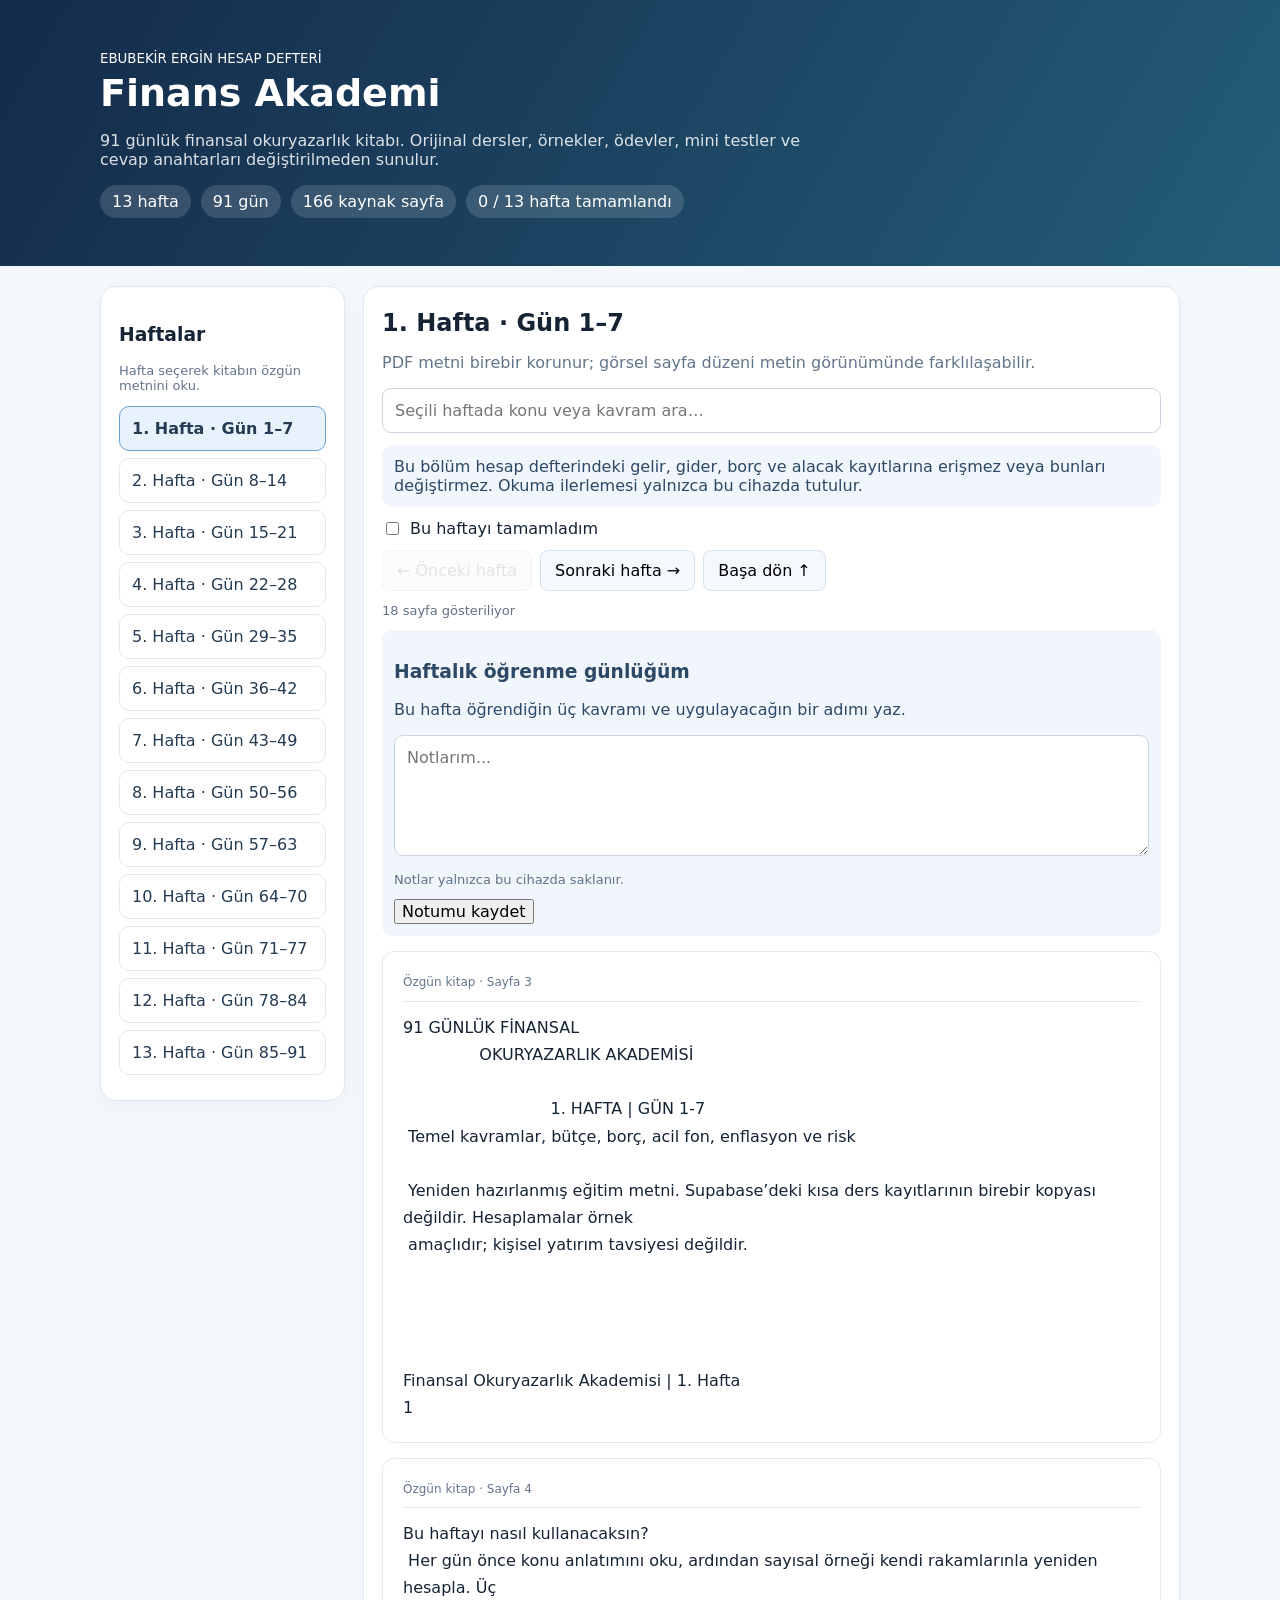
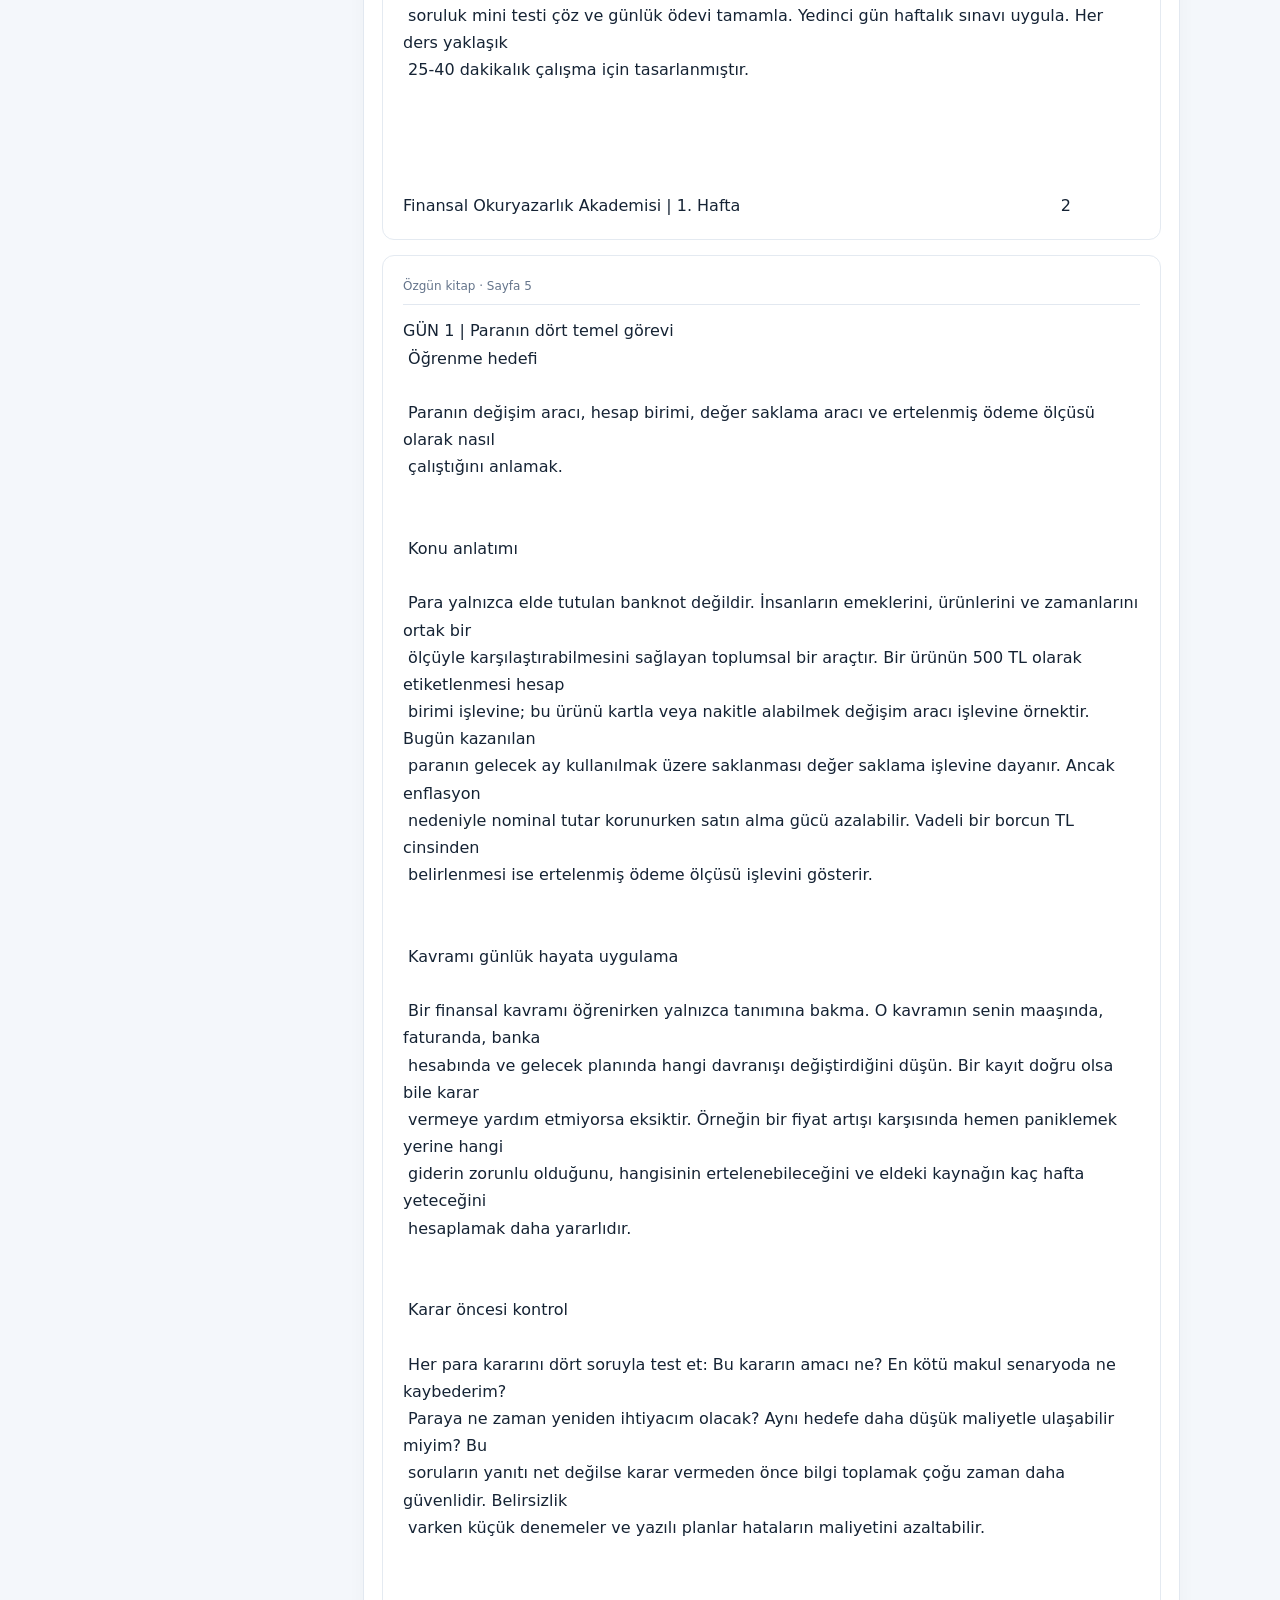
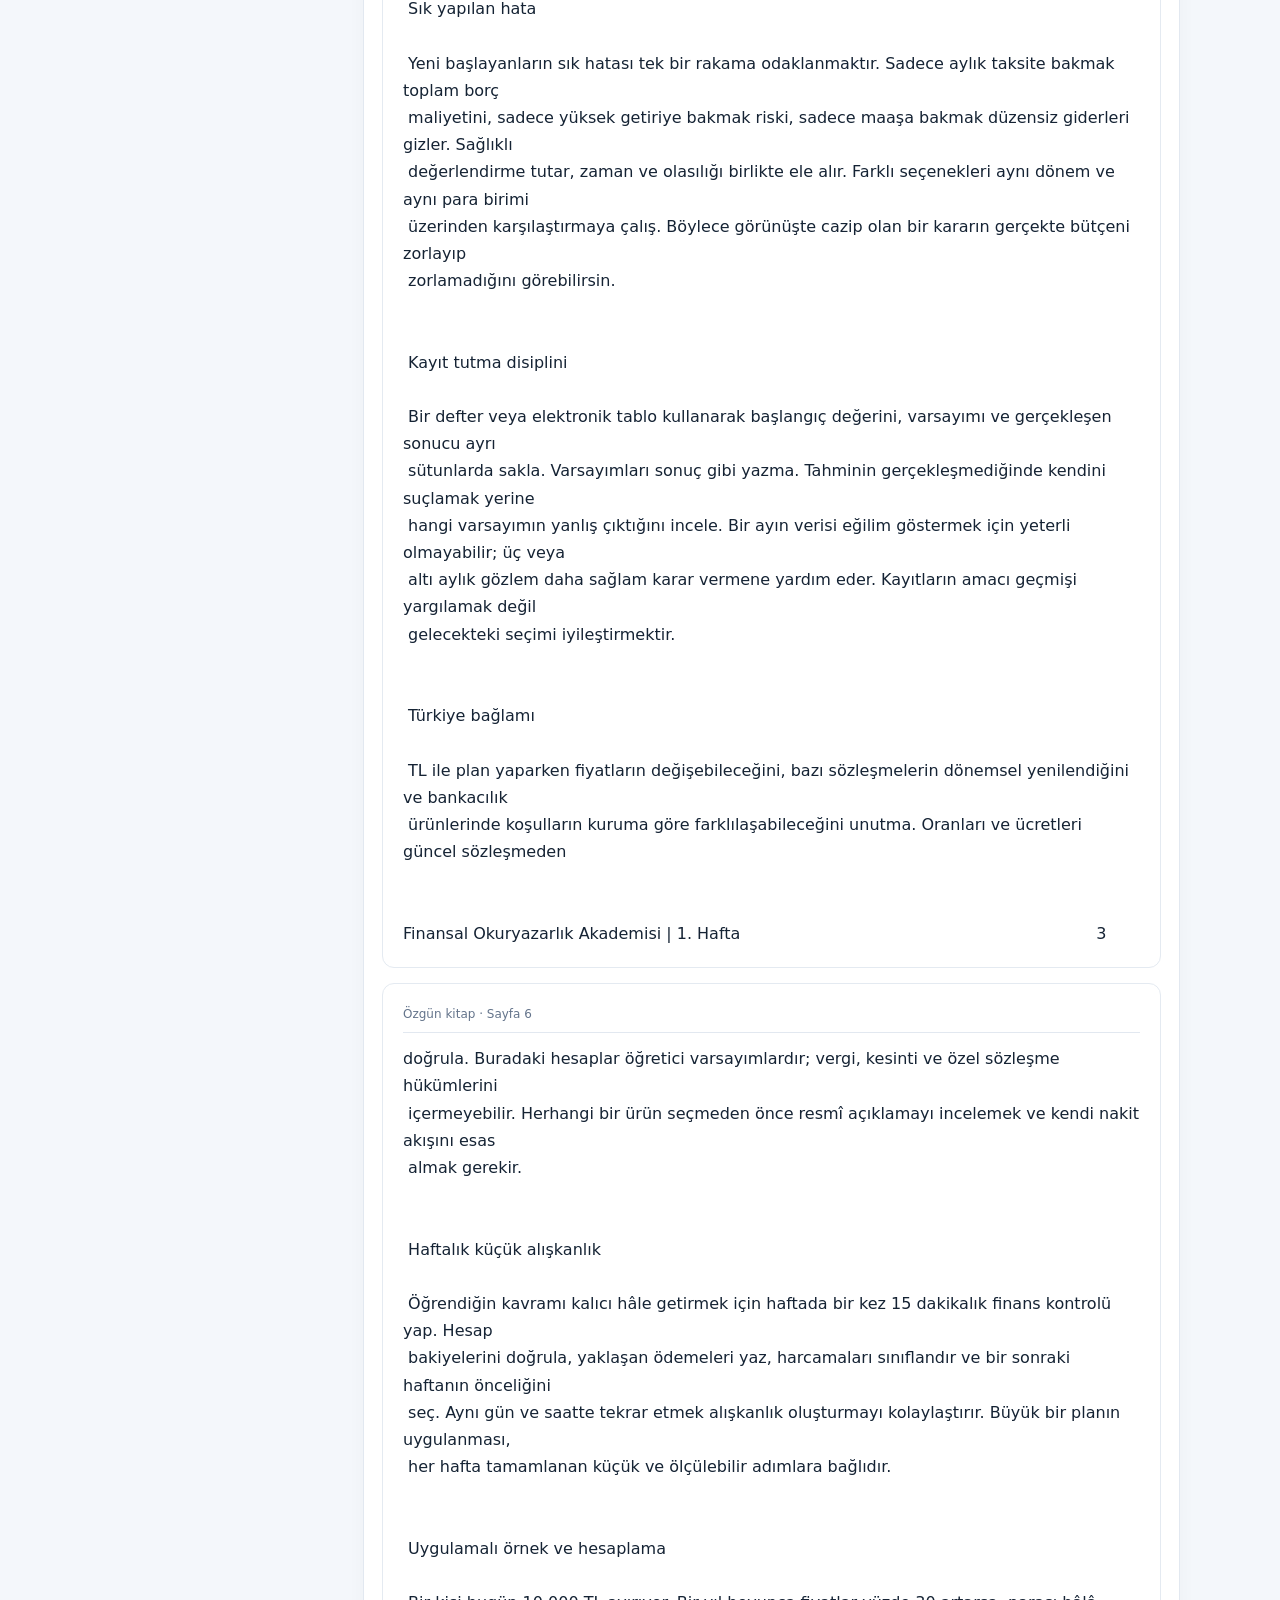
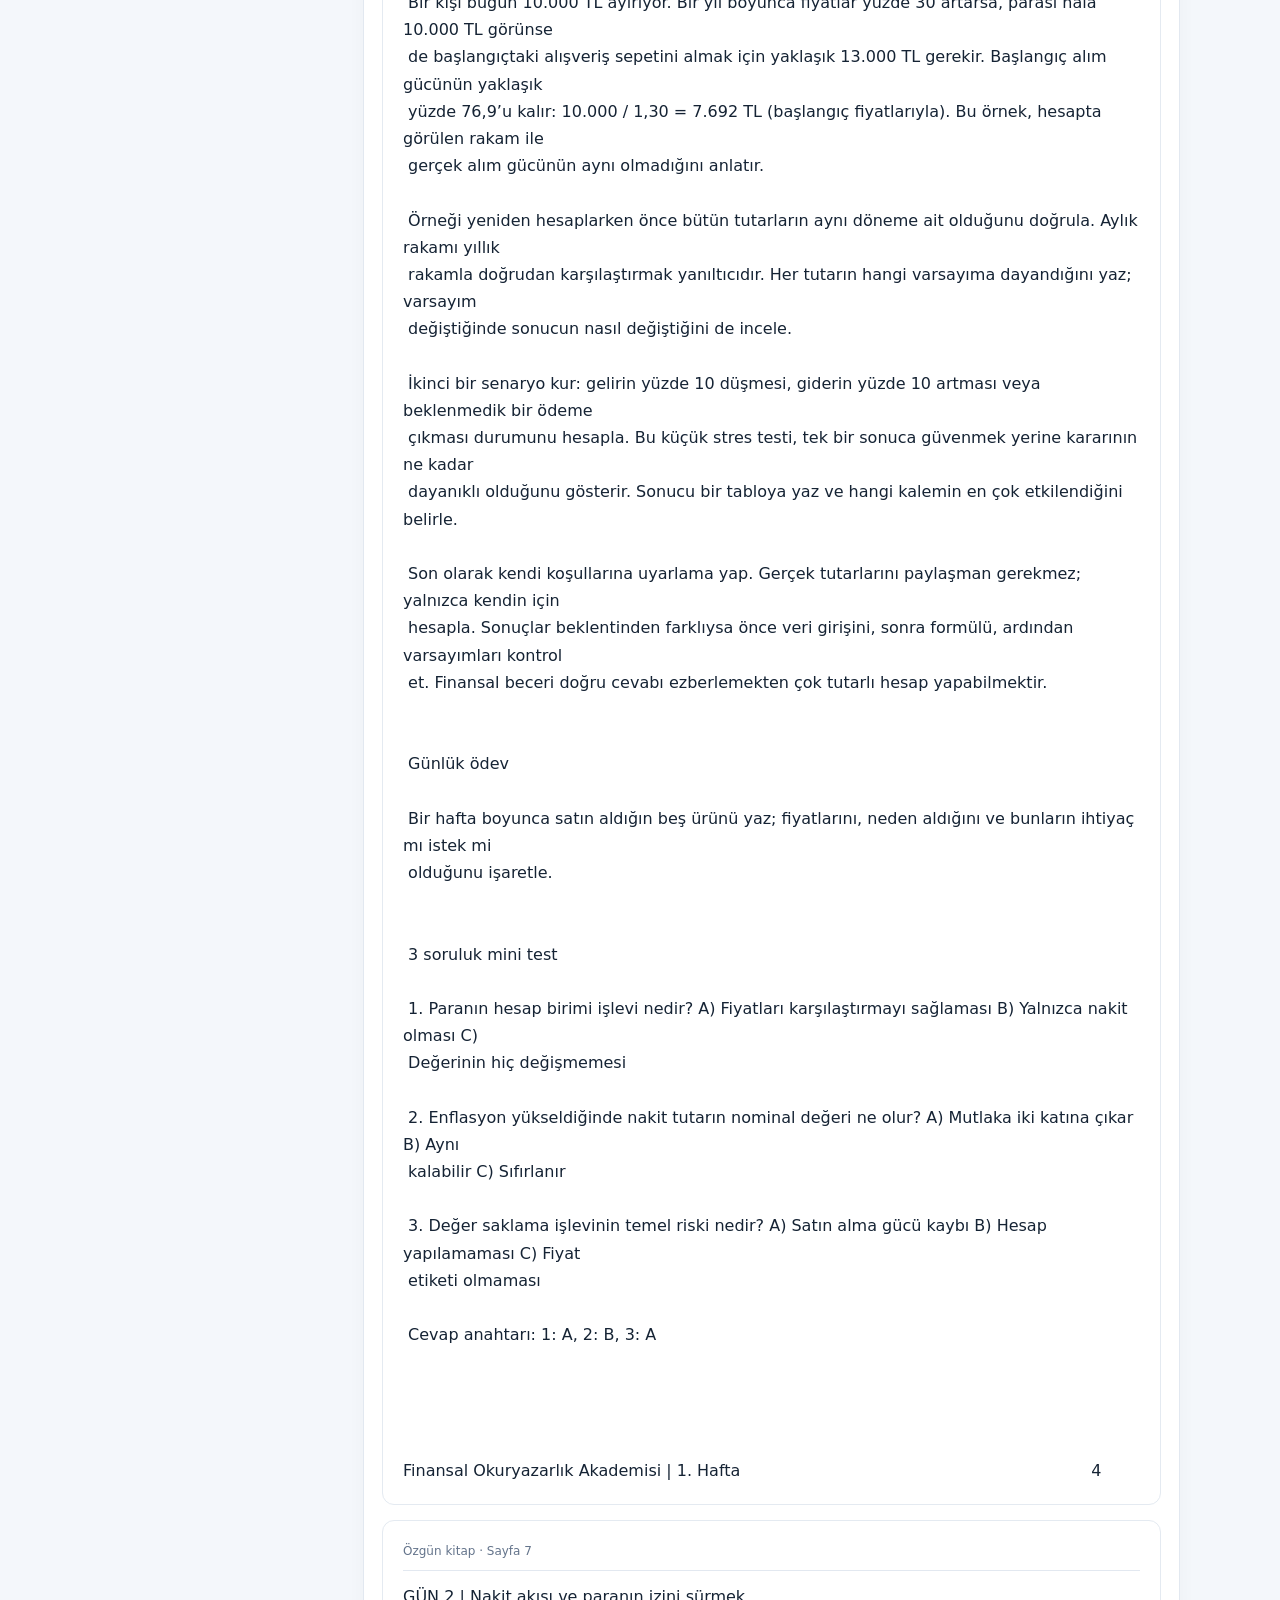
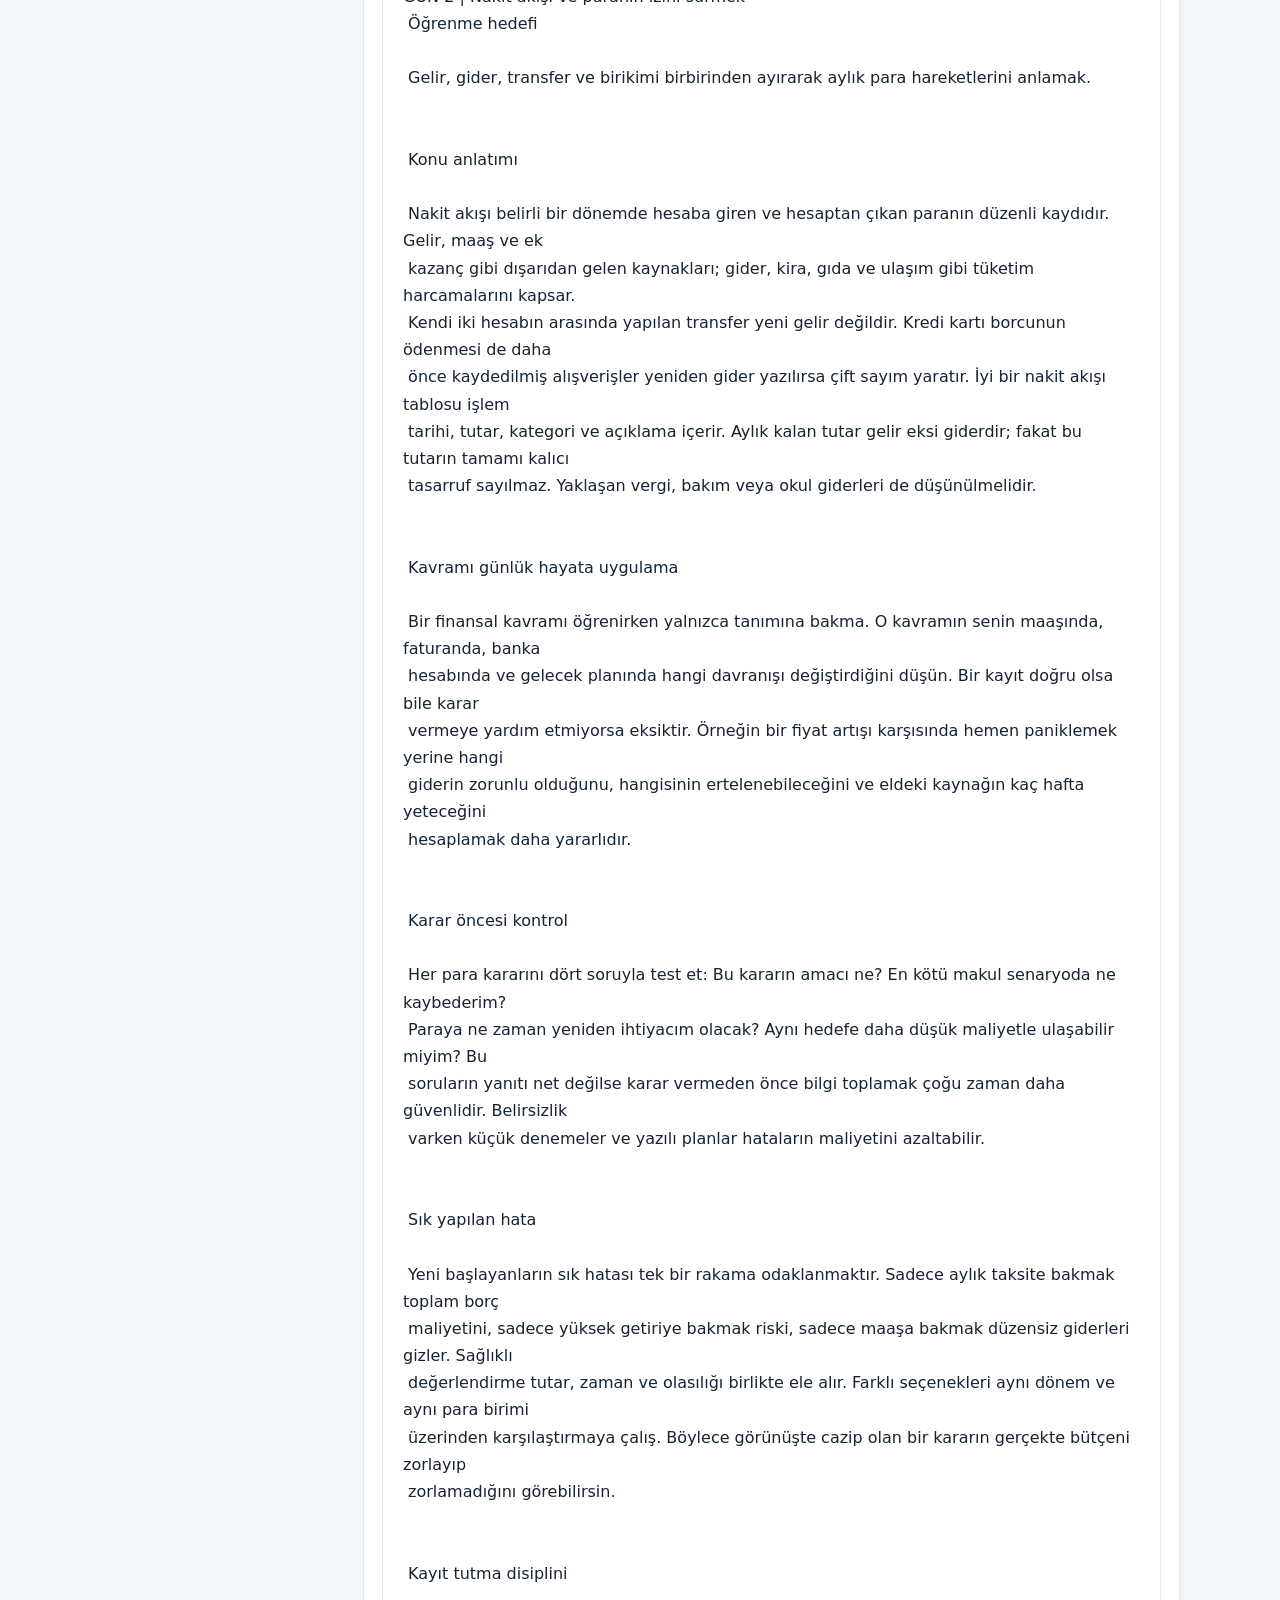
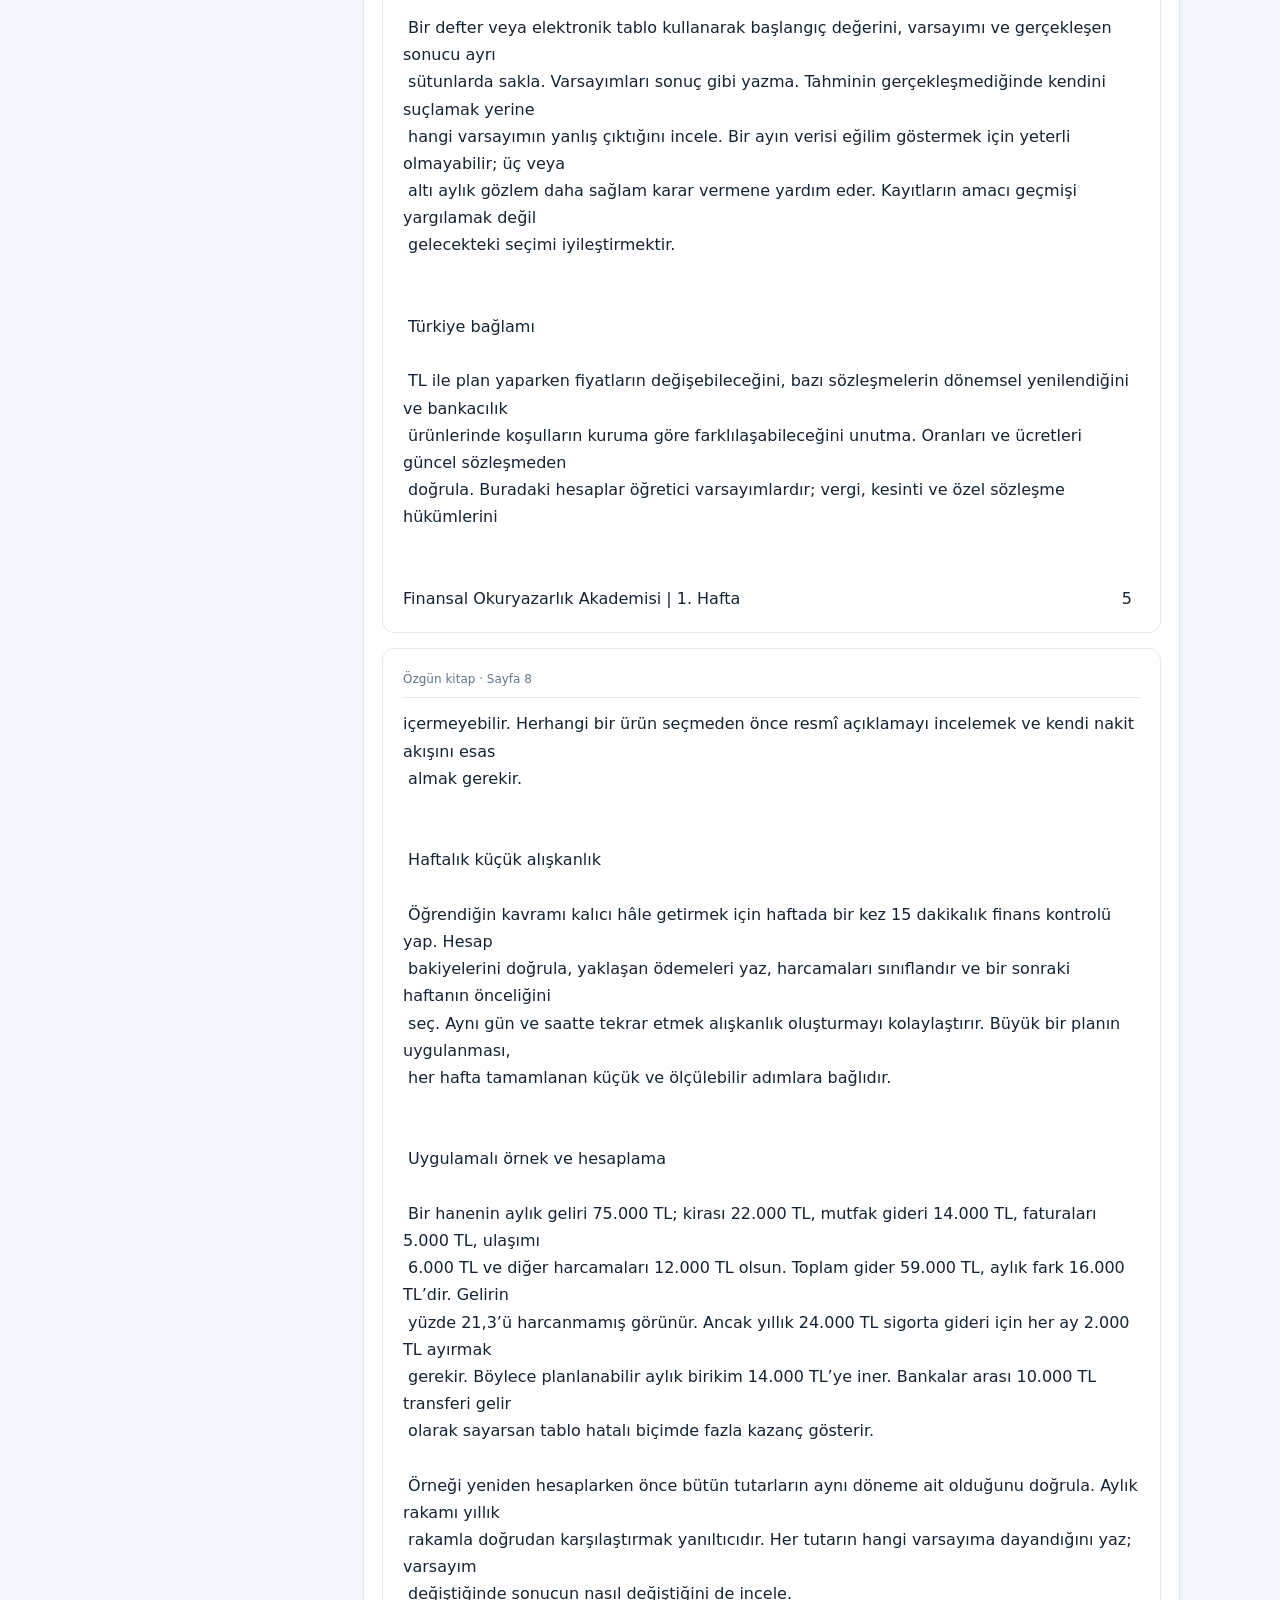
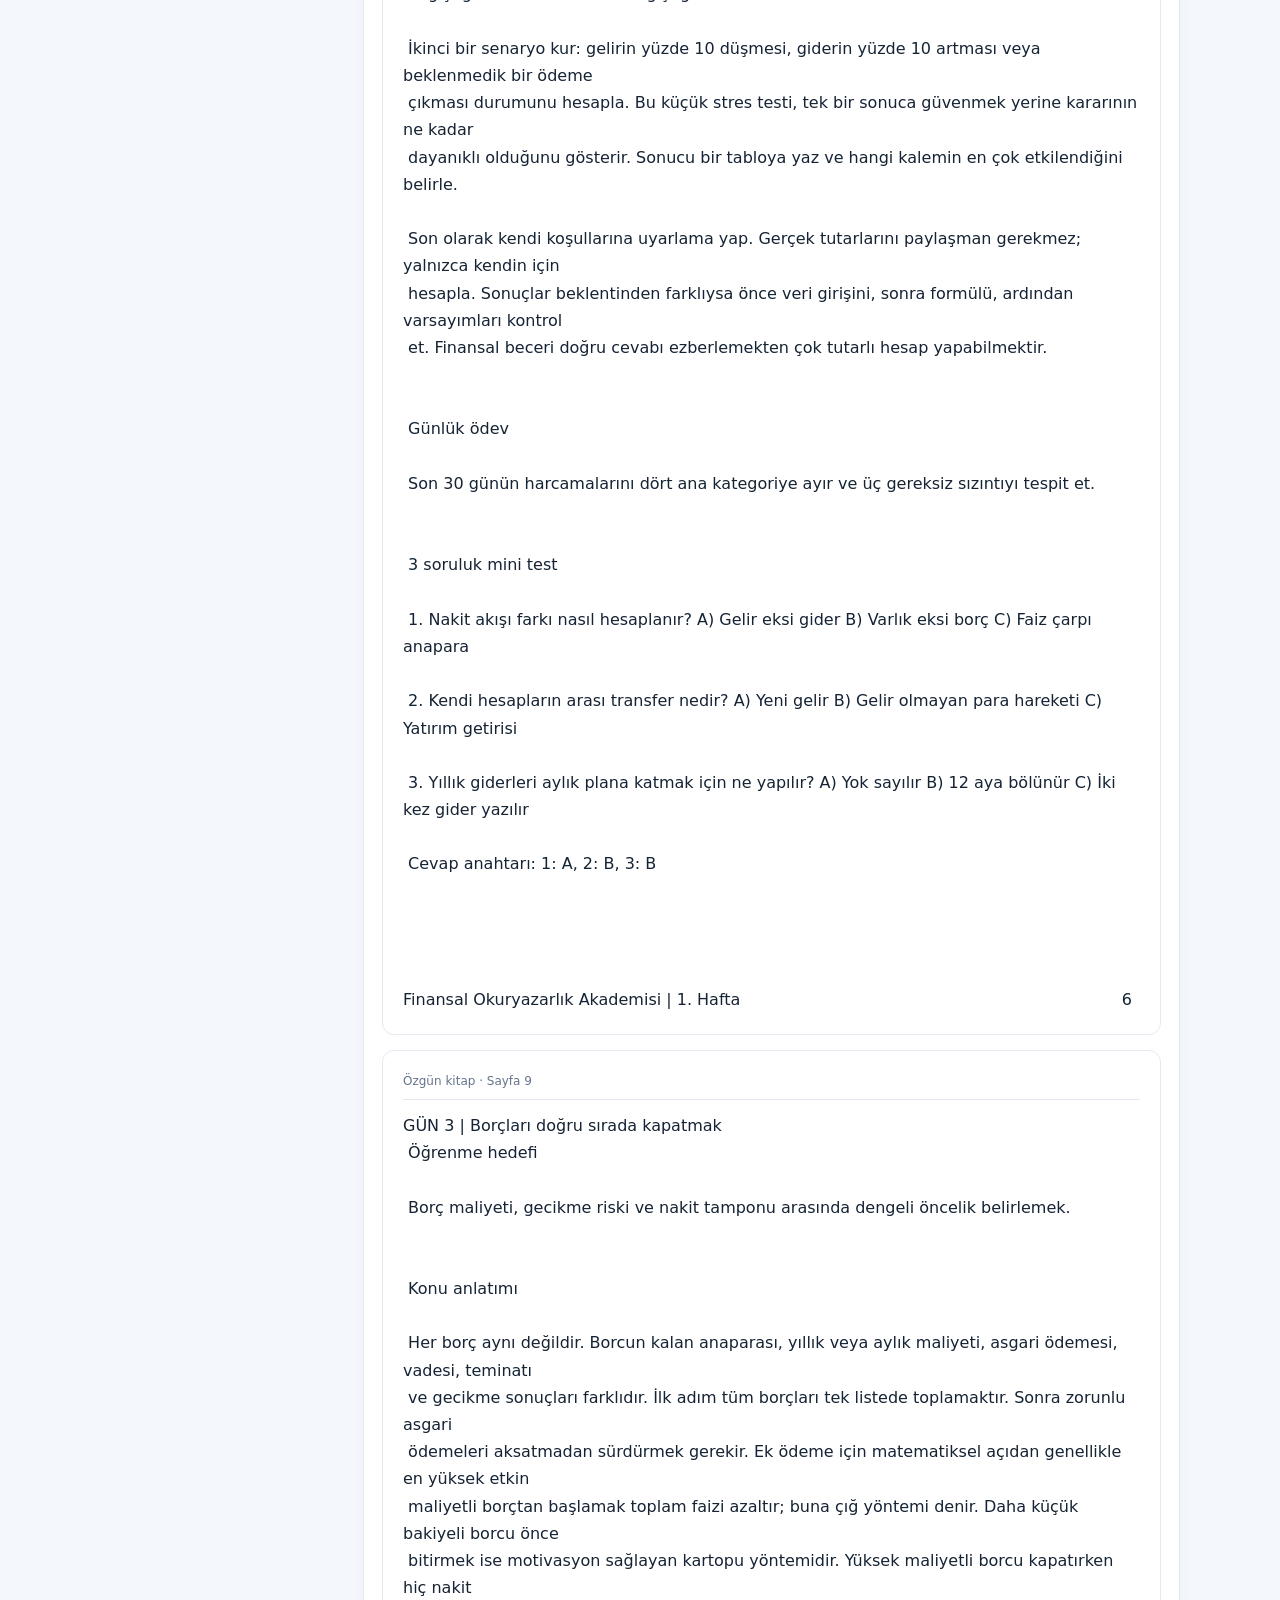
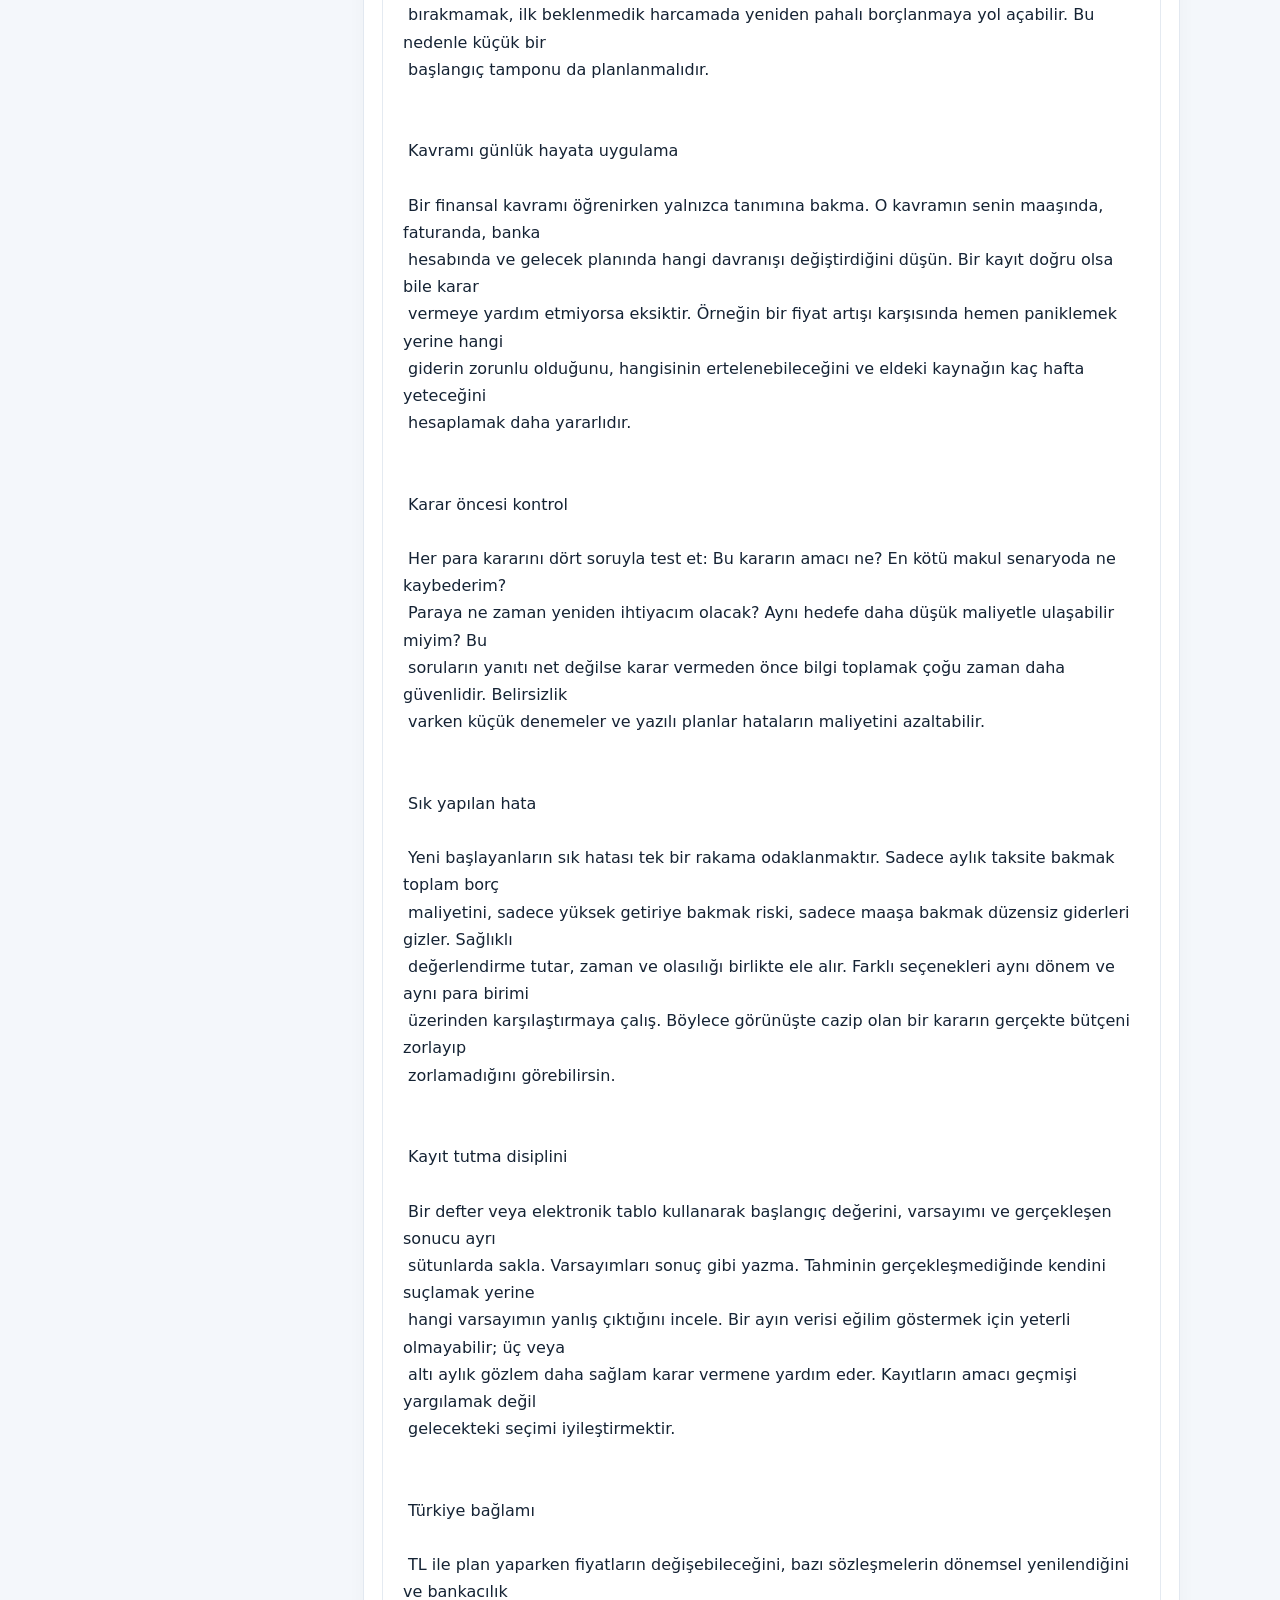
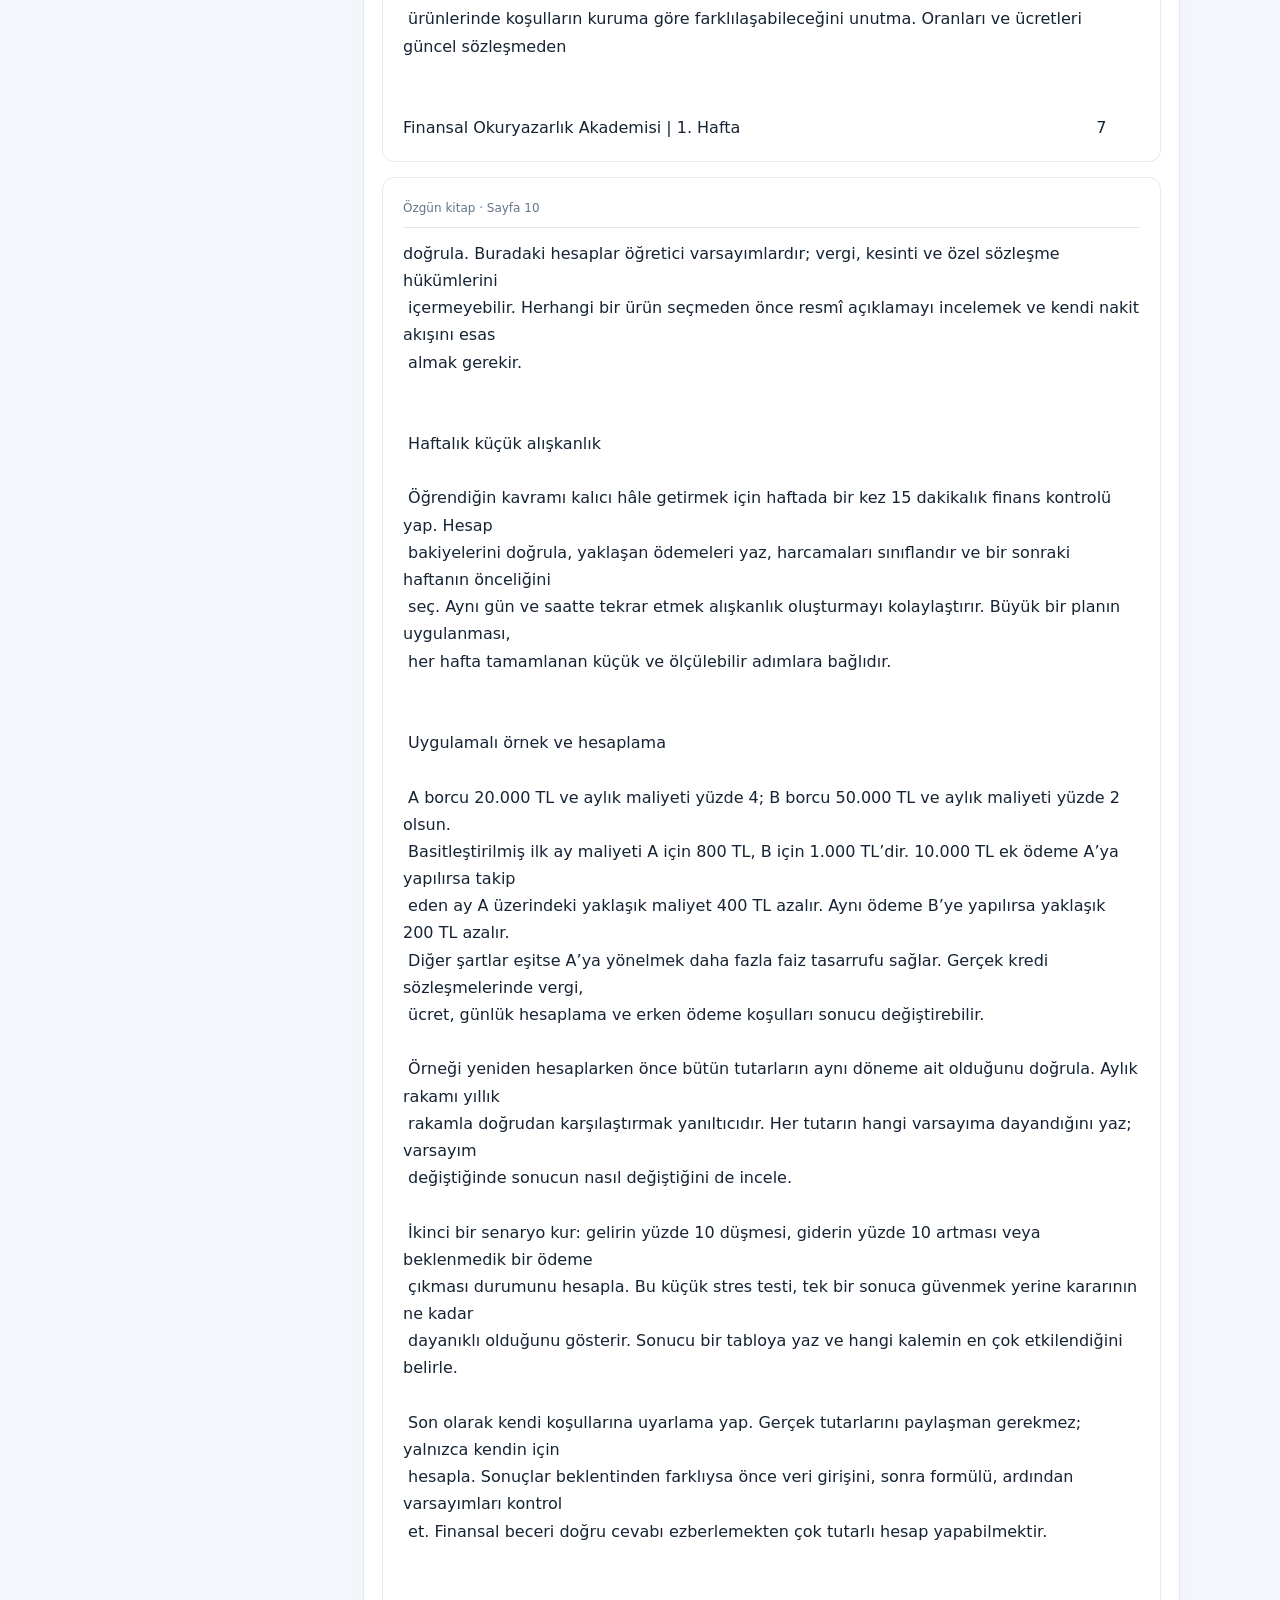
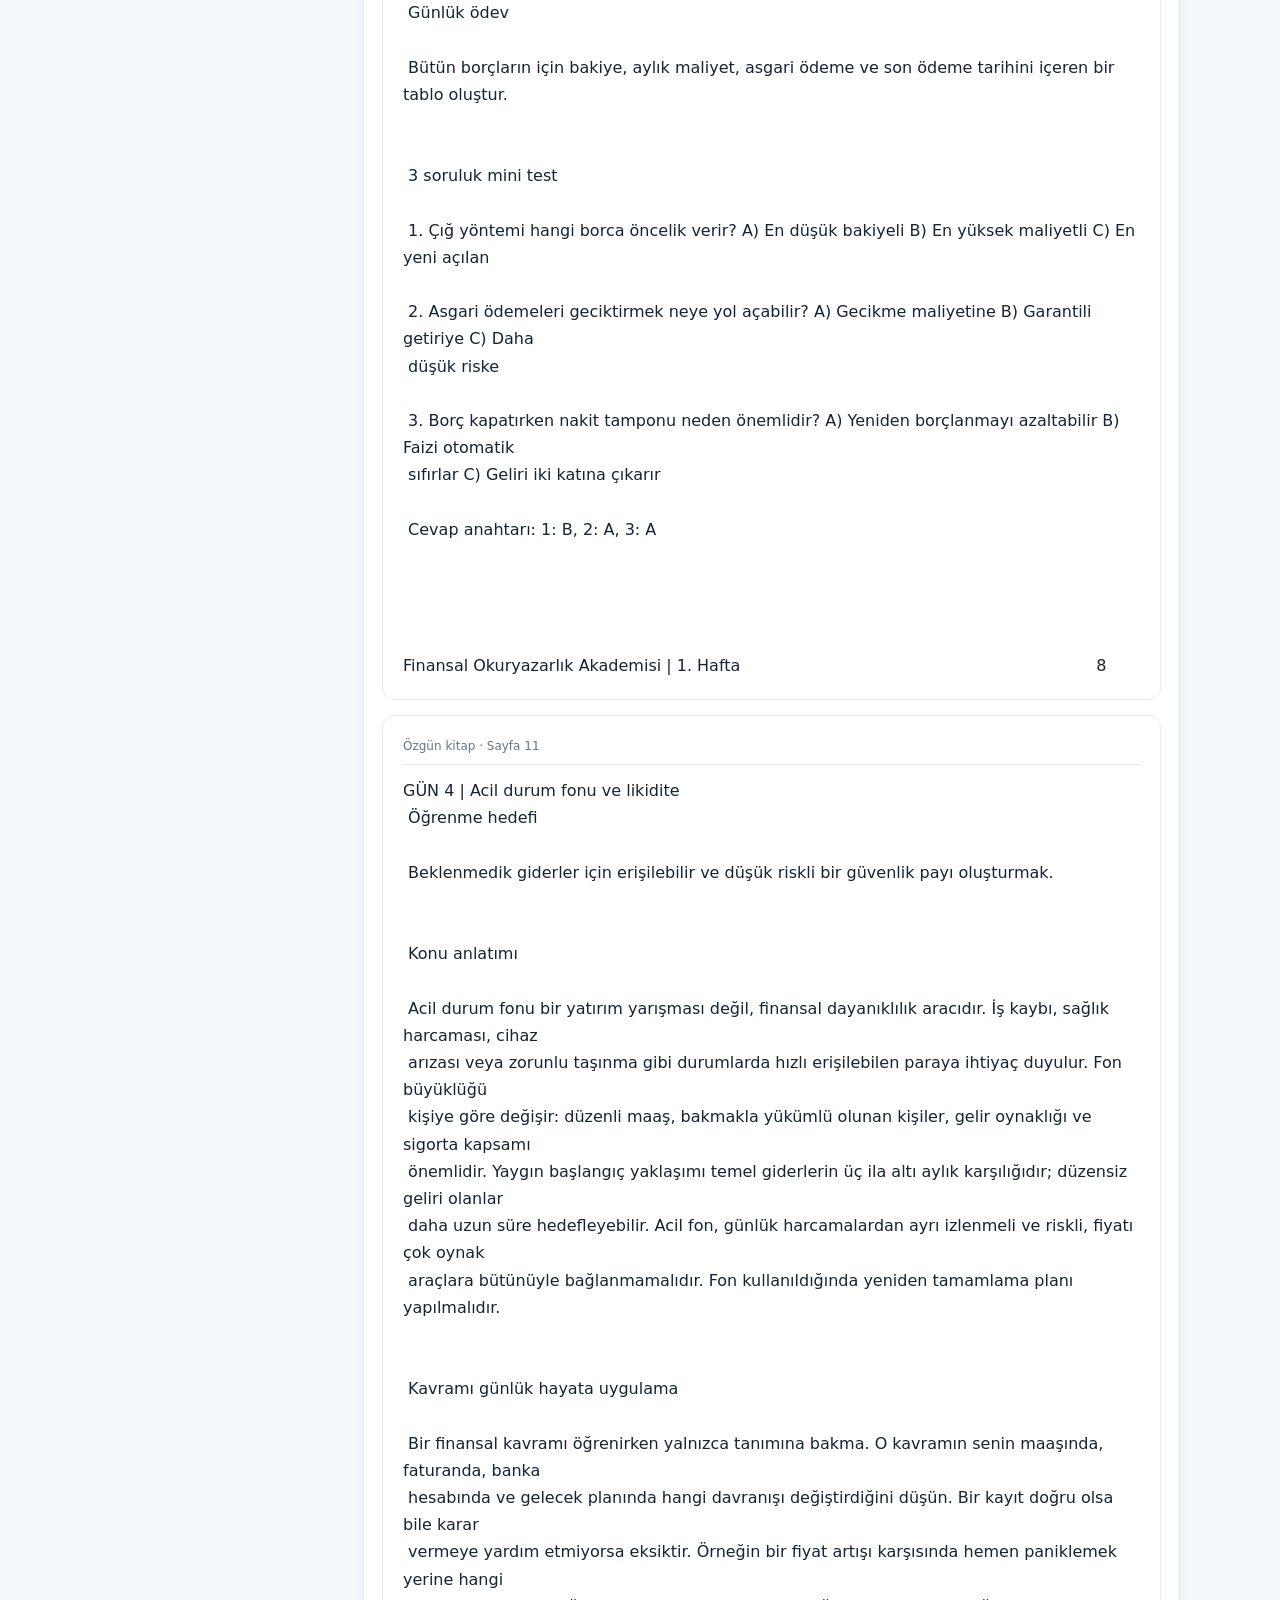
<file: academy/index.html>
<!doctype html><html lang="tr"><head><meta charset="utf-8"><meta name="viewport" content="width=device-width,initial-scale=1"><title>Finans Akademi</title><style>
:root{font-family:system-ui,-apple-system,Segoe UI,sans-serif;color:#152334;background:#f4f7fb}*{box-sizing:border-box}body{margin:0}header{background:linear-gradient(120deg,#142b4a,#245d79);color:white;padding:28px 20px}header h1{margin:4px 0;font-size:clamp(25px,4vw,38px)}header p{opacity:.85;max-width:750px}.wrap{max-width:1120px;margin:auto;padding:20px}.stats{display:flex;gap:10px;flex-wrap:wrap}.stats span{background:#ffffff24;padding:7px 12px;border-radius:20px}.layout{display:grid;grid-template-columns:245px 1fr;gap:18px}.sidebar,.reader{background:white;border:1px solid #e2e8f0;border-radius:16px;padding:18px;box-shadow:0 6px 20px #10243a08}.sidebar{align-self:start}.week{display:block;width:100%;text-align:left;border:1px solid #e2e8f0;border-radius:10px;padding:12px;margin:7px 0;background:#fff;color:#243b53;cursor:pointer}.week.active{background:#e8f2fc;border-color:#6c9fd1;font-weight:700}button{font:inherit}input{font:inherit;width:100%;padding:12px;border:1px solid #cbd5e1;border-radius:9px}.reader h2{margin:4px 0 12px}.reader .sub{color:#63758b}.page{border:1px solid #e4eaf1;border-radius:12px;margin:15px 0;padding:20px;white-space:pre-wrap;line-height:1.7;overflow-wrap:anywhere;background:#fff}.page .page-number{display:block;color:#64748b;font-size:12px;margin-bottom:12px;border-bottom:1px solid #e2e8f0;padding-bottom:8px}.controls{display:flex;gap:8px;flex-wrap:wrap;align-items:center}.controls button{border:1px solid #d4e1ee;background:#f5f9fe;border-radius:8px;padding:10px 14px;cursor:pointer}.controls button:disabled{opacity:.35}.status{color:#617187;font-size:13px;margin:12px 0}.note{background:#f1f6fd;border-radius:10px;padding:12px;margin:12px 0;color:#2c4865}.mark{display:flex;gap:8px;align-items:center;margin:12px 0}.mark input{width:auto}mark{background:#fff1ad}@media(max-width:720px){.layout{grid-template-columns:1fr}.sidebar{display:grid;grid-template-columns:repeat(2,minmax(0,1fr));gap:6px}.sidebar h3,.sidebar p{grid-column:1/-1}.week{margin:0;padding:9px}.wrap{padding:12px}.page{padding:13px}}
</style></head><body><header><div class="wrap"><small>EBUBEKİR ERGİN HESAP DEFTERİ</small><h1>Finans Akademi</h1><p>91 günlük finansal okuryazarlık kitabı. Orijinal dersler, örnekler, ödevler, mini testler ve cevap anahtarları değiştirilmeden sunulur.</p><div class="stats"><span>13 hafta</span><span>91 gün</span><span>166 kaynak sayfa</span><span id="doneCount">0 / 13 hafta tamamlandı</span></div></div></header><div class="wrap layout"><aside class="sidebar"><h3>Haftalar</h3><p style="color:#64748b;font-size:13px">Hafta seçerek kitabın özgün metnini oku.</p><div id="weeks"></div></aside><section class="reader"><h2 id="heading">Kaynak yükleniyor…</h2><p class="sub" id="subtitle">PDF metni birebir korunur; görsel sayfa düzeni metin görünümünde farklılaşabilir.</p><input id="search" type="search" placeholder="Seçili haftada konu veya kavram ara…" aria-label="Metinde ara"><div class="note">Bu bölüm hesap defterindeki gelir, gider, borç ve alacak kayıtlarına erişmez veya bunları değiştirmez. Okuma ilerlemesi yalnızca bu cihazda tutulur.</div><label class="mark"><input type="checkbox" id="completed"> Bu haftayı tamamladım</label><div class="controls"><button id="prev">← Önceki hafta</button><button id="next">Sonraki hafta →</button><button id="top">Başa dön ↑</button></div><div class="status" id="status" role="status"></div><section class="note"><h3>Haftalık öğrenme günlüğüm</h3><p>Bu hafta öğrendiğin üç kavramı ve uygulayacağın bir adımı yaz.</p><textarea id="weekNote" rows="5" style="width:100%;padding:12px;border:1px solid #cbd5e1;border-radius:9px;font:inherit" placeholder="Notlarım..."></textarea><p id="noteStatus" class="status">Notlar yalnızca bu cihazda saklanır.</p><button id="saveNote" type="button">Notumu kaydet</button></section><div id="pages"></div><div class="controls"><button id="prevBottom">← Önceki hafta</button><button id="nextBottom">Sonraki hafta →</button></div></section></div>
<script>
"use strict";
const ranges=[3,21,41,53,63,81,92,103,113,124,135,146,157,167],state={week:0,pages:[],query:""};
const $=s=>document.querySelector(s);const safe=s=>String(s).replace(/[&<>"']/g,c=>({"&":"&amp;","<":"&lt;",">":"&gt;",'"':"&quot;","'":"&#39;"}[c]));
const key="financeAcademy91Completed_v1";function done(){try{return JSON.parse(localStorage.getItem(key)||"{}")}catch{return {}}}
function setDone(w,v){const d=done();if(v)d[w]=true;else delete d[w];try{localStorage.setItem(key,JSON.stringify(d))}catch{}renderNav()}
function renderNav(){const d=done();$("#doneCount").textContent=Object.values(d).filter(Boolean).length+" / 13 hafta tamamlandı";$("#weeks").innerHTML=Array.from({length:13},(_,i)=>'<button class="week '+(state.week===i?"active":"")+'" data-w="'+i+'" aria-current="'+(state.week===i?"true":"false")+'">'+(d[i]?"✓ ":"")+(i+1)+'. Hafta · Gün '+(i*7+1)+'–'+((i+1)*7)+'</button>').join("");document.querySelectorAll("[data-w]").forEach(b=>b.onclick=()=>choose(Number(b.dataset.w)));}
function choose(w){state.week=Math.max(0,Math.min(12,w));state.query="";$("#search").value="";$("#heading").textContent=(state.week+1)+". Hafta · Gün "+(state.week*7+1)+"–"+((state.week+1)*7);$("#completed").checked=!!done()[state.week];for(const id of ["prev","prevBottom"])$("#"+id).disabled=state.week===0;for(const id of ["next","nextBottom"])$("#"+id).disabled=state.week===12;renderNav();$("#weekNote").value=localStorage.getItem("financeAcademyWeekNote_"+state.week)||"";$("#noteStatus").textContent="Notlar yalnızca bu cihazda saklanır.";renderPages();window.scrollTo({top:0,behavior:"smooth"})}
function renderPages(){const a=ranges[state.week],b=ranges[state.week+1];const query=state.query.toLocaleLowerCase("tr");const pages=state.pages.filter(p=>p.number>=a&&p.number<b).filter(p=>!query||p.text.toLocaleLowerCase("tr").includes(query));$("#status").textContent=pages.length+" sayfa gösteriliyor"+(query?" · Arama: "+state.query:"");$("#pages").innerHTML=pages.length?pages.map(p=>'<article class="page"><span class="page-number">Özgün kitap · Sayfa '+p.number+'</span>'+safe(p.text)+'</article>').join(""):'<p class="note">Bu haftada aradığın ifade bulunamadı.</p>'}
$("#saveNote").onclick=()=>{try{localStorage.setItem("financeAcademyWeekNote_"+state.week,$("#weekNote").value);$("#noteStatus").textContent="Not kaydedildi."}catch{$("#noteStatus").textContent="Not kaydedilemedi."}};$("#search").addEventListener("input",e=>{state.query=e.target.value.trim();renderPages()});$("#completed").onchange=e=>setDone(state.week,e.target.checked);for(const id of ["prev","prevBottom"])$("#"+id).onclick=()=>choose(state.week-1);for(const id of ["next","nextBottom"])$("#"+id).onclick=()=>choose(state.week+1);$("#top").onclick=()=>window.scrollTo({top:0,behavior:"smooth"});
(async()=>{try{const paths=Array.from({length:25},(_,i)=>"source/part-"+String(i+1).padStart(3,"0")+".txt");const chunks=await Promise.all(paths.map(async path=>{const r=await fetch(path);if(!r.ok)throw Error(path+" yüklenemedi");return r.text()}));const text=chunks.join("\n");const re=/<PARSED TEXT FOR PAGE:\s*(\d+)\s*\/\s*166>/g;const matches=[...text.matchAll(re)];state.pages=matches.map((m,i)=>({number:Number(m[1]),text:text.slice(m.index+m[0].length,i+1<matches.length?matches[i+1].index:text.length).trim()}));if(state.pages.length!==166)throw Error("Kaynak doğrulaması başarısız: "+state.pages.length+" / 166 sayfa");choose(0)}catch(err){$("#heading").textContent="İçerik yüklenemedi";$("#status").textContent=err.message;$("#pages").innerHTML='<p class="note">Lütfen bağlantını kontrol ederek sayfayı yenile.</p>'}})();
</script></body></html>
</file>
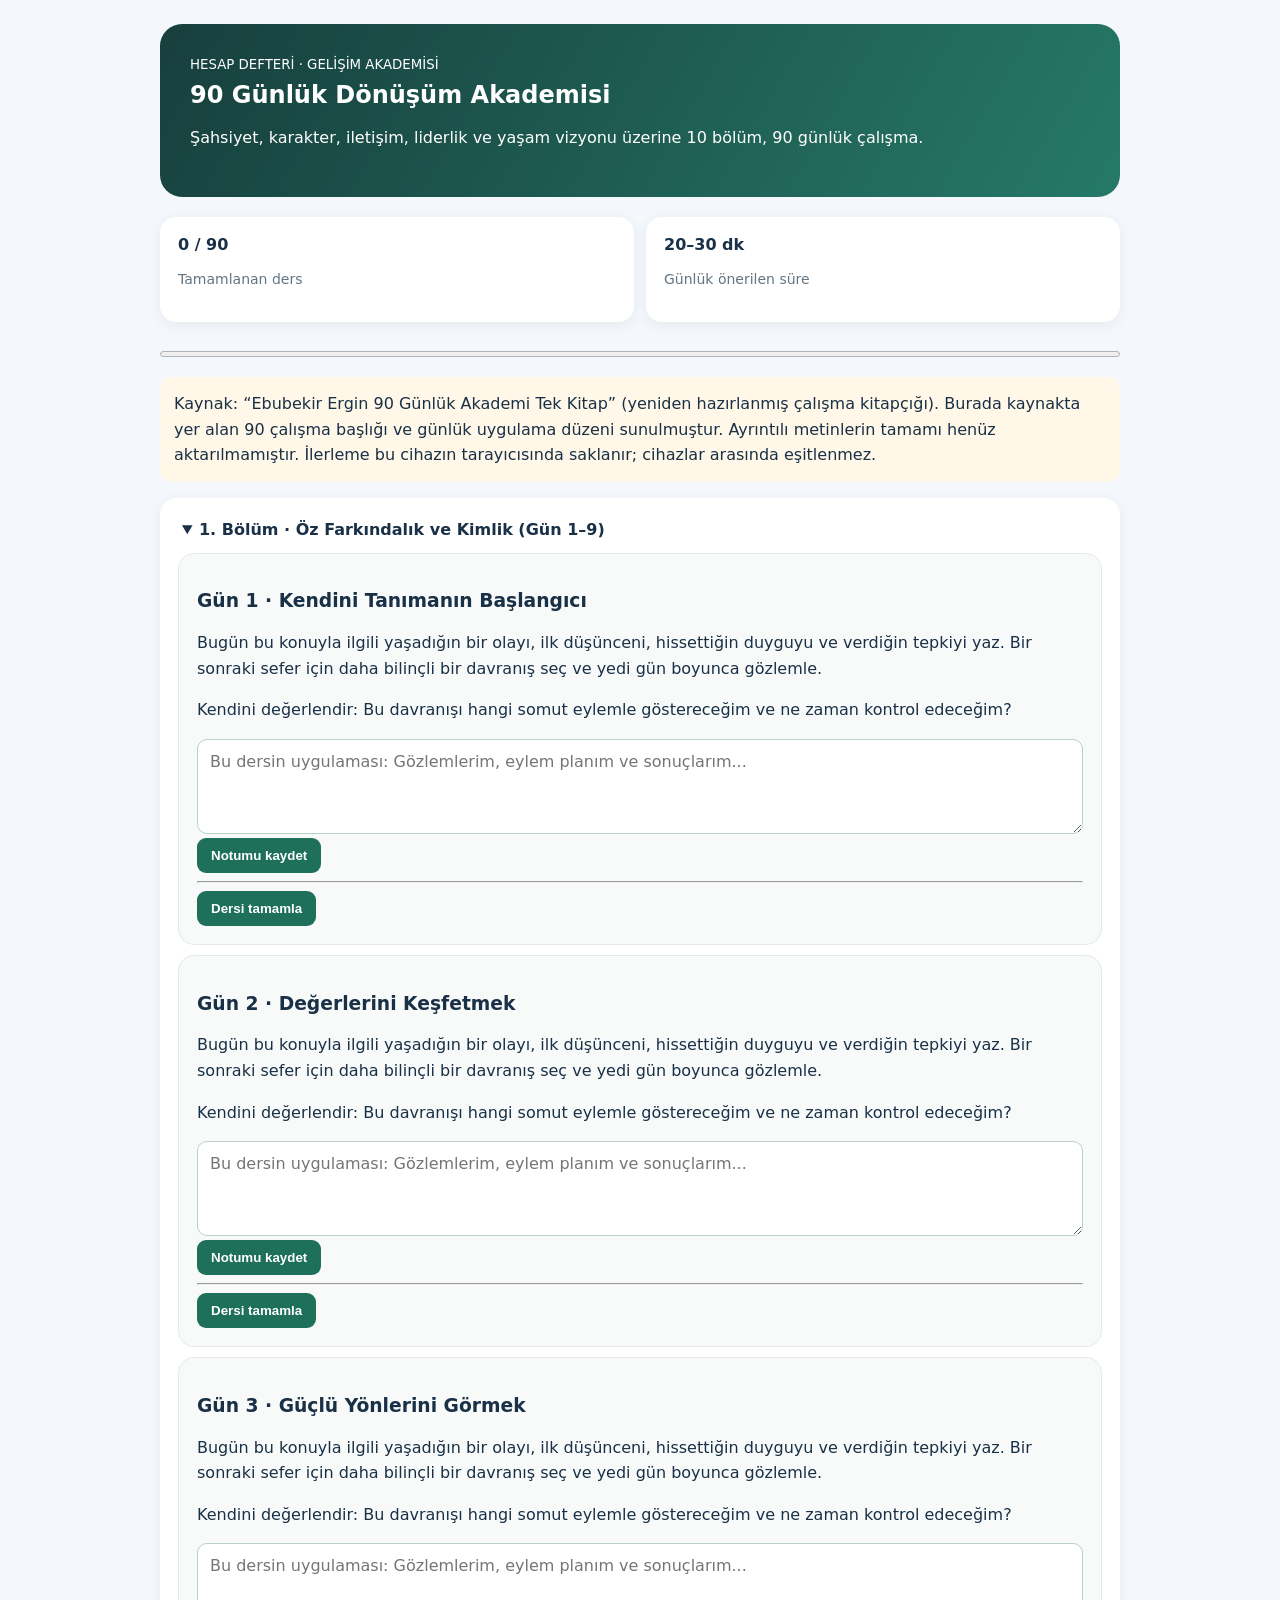
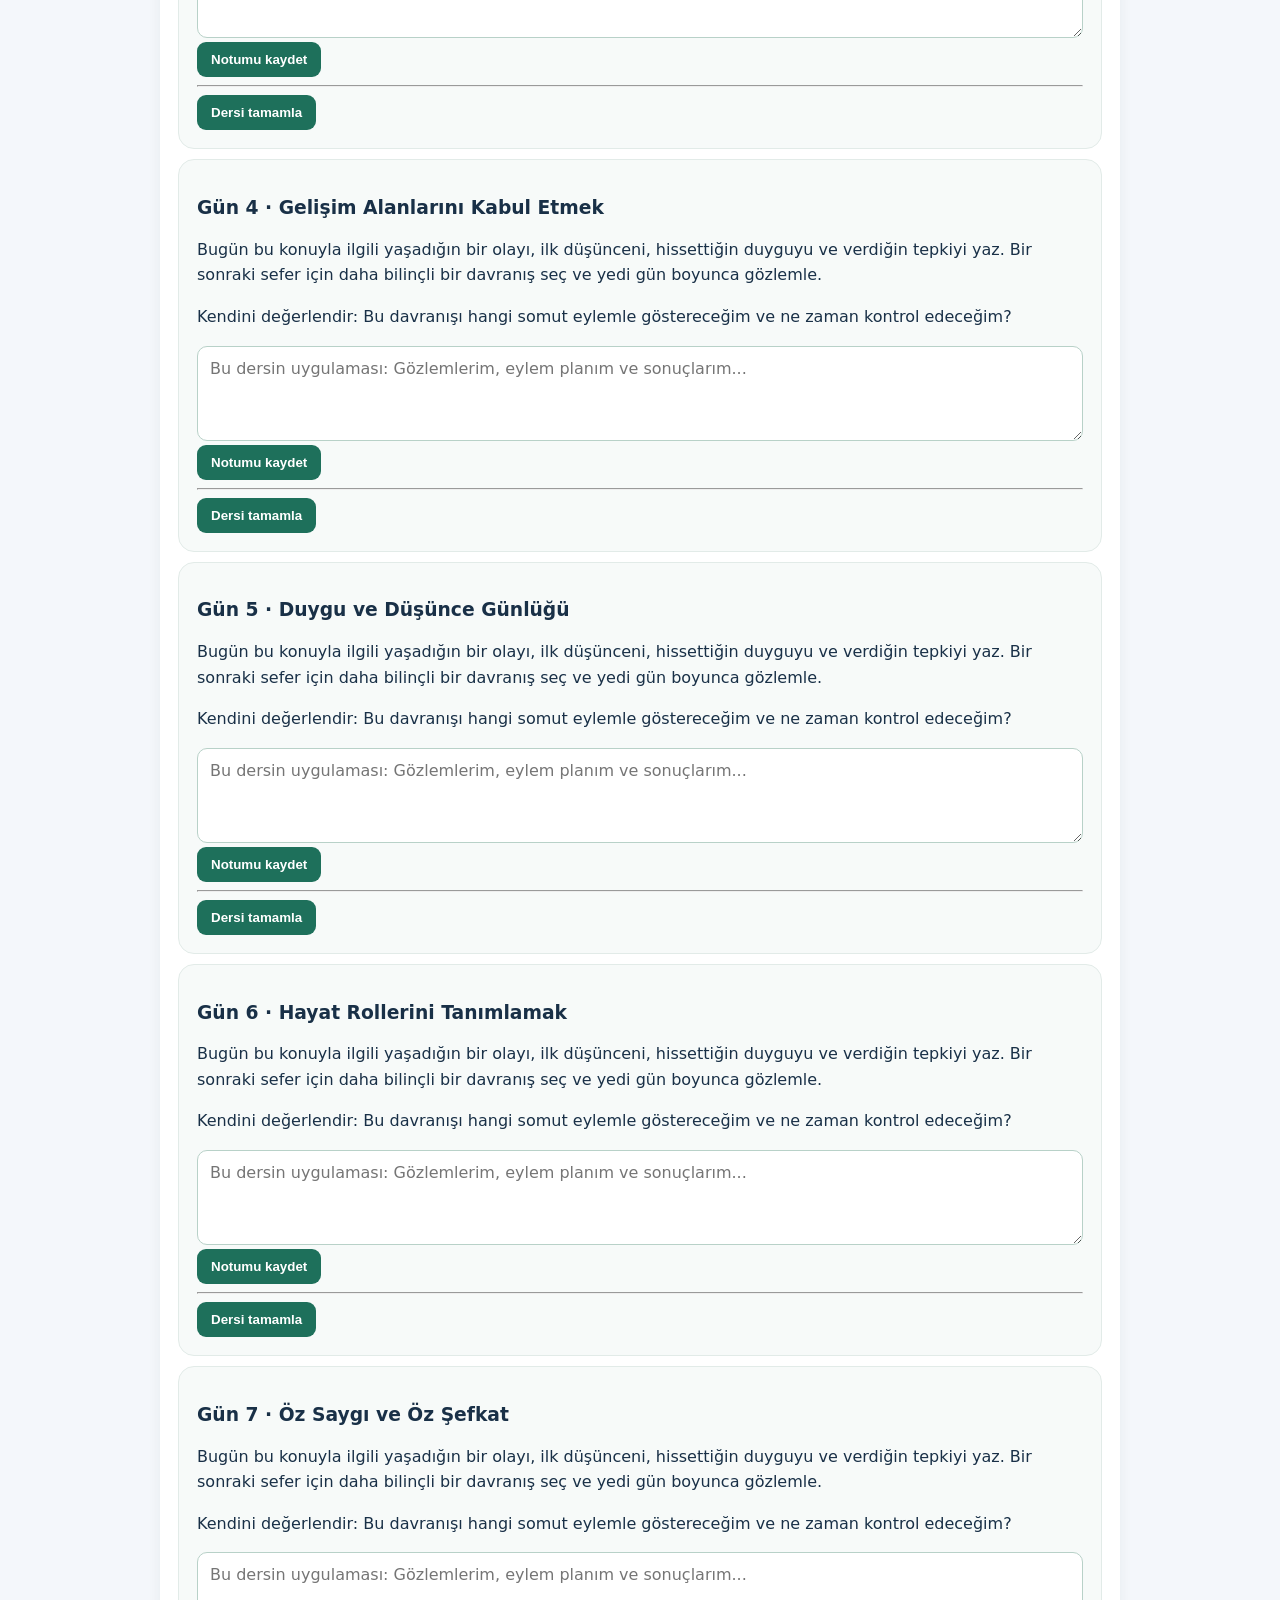
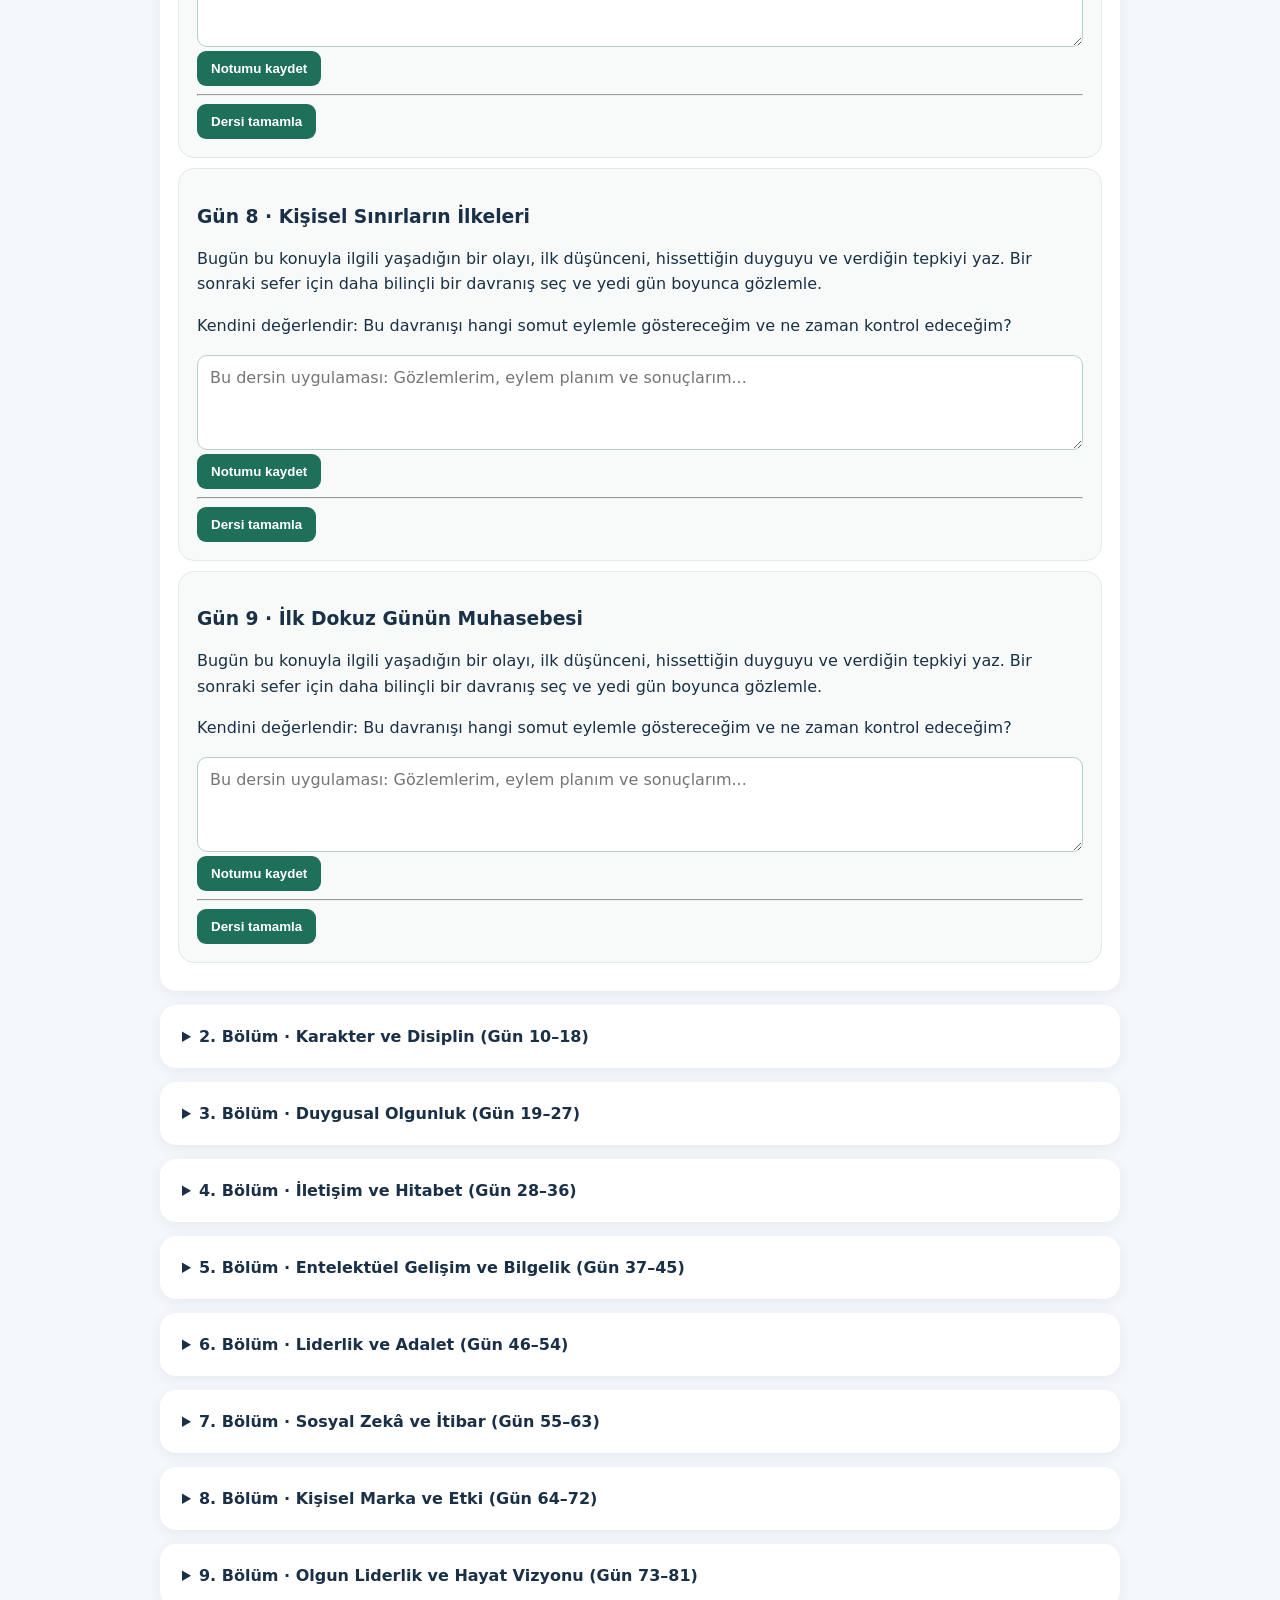
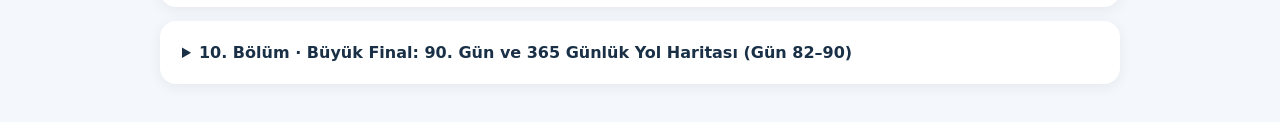
<file: development/index.html>
<!doctype html><html lang="tr"><head><meta charset="utf-8"><meta name="viewport" content="width=device-width,initial-scale=1"><title>Gelişim Akademisi · 90 Gün</title><style>body{font:16px system-ui,sans-serif;background:#f4f7fb;color:#193047;margin:0}.wrap{max-width:960px;margin:auto;padding:24px}.hero{background:linear-gradient(120deg,#173f3d,#267967);color:white;border-radius:22px;padding:30px}h1{margin:8px 0}p{line-height:1.6}.stat{display:flex;justify-content:space-between;gap:12px;margin:20px 0}.stat>div,.module,.lesson{background:white;border-radius:16px;padding:18px;box-shadow:0 3px 14px #122b3610}.stat>div{flex:1}details{margin:14px 0}.module>summary{cursor:pointer;font-weight:700;padding:4px}.lesson{margin:10px 0;background:#f7faf9;box-shadow:none;border:1px solid #e2ebe8}button{border:0;border-radius:9px;padding:10px 14px;background:#1e705b;color:white;font-weight:650;cursor:pointer}textarea{width:100%;box-sizing:border-box;padding:12px;border:1px solid #b8d1c8;border-radius:10px;font:inherit;min-height:95px}button.done{background:#d8eee5;color:#195a48}.muted{color:#637582;font-size:14px}progress{width:100%;height:12px;accent-color:#268d70}.note{background:#fff7e7;padding:14px;border-radius:12px}</style></head><body><div class="wrap"><section class="hero"><small>HESAP DEFTERİ · GELİŞİM AKADEMİSİ</small><h1>90 Günlük Dönüşüm Akademisi</h1><p>Şahsiyet, karakter, iletişim, liderlik ve yaşam vizyonu üzerine 10 bölüm, 90 günlük çalışma.</p></section><section class="stat"><div><strong id="completed">0 / 90</strong><p class="muted">Tamamlanan ders</p></div><div><strong>20–30 dk</strong><p class="muted">Günlük önerilen süre</p></div></section><progress id="progress" max="90" value="0"></progress><p class="note">Kaynak: “Ebubekir Ergin 90 Günlük Akademi Tek Kitap” (yeniden hazırlanmış çalışma kitapçığı). Burada kaynakta yer alan 90 çalışma başlığı ve günlük uygulama düzeni sunulmuştur. Ayrıntılı metinlerin tamamı henüz aktarılmamıştır. İlerleme bu cihazın tarayıcısında saklanır; cihazlar arasında eşitlenmez.</p><div id="modules"></div></div><script>const chapters=[{"title":"Öz Farkındalık ve Kimlik","lessons":["Kendini Tanımanın Başlangıcı","Değerlerini Keşfetmek","Güçlü Yönlerini Görmek","Gelişim Alanlarını Kabul Etmek","Duygu ve Düşünce Günlüğü","Hayat Rollerini Tanımlamak","Öz Saygı ve Öz Şefkat","Kişisel Sınırların İlkeleri","İlk Dokuz Günün Muhasebesi"]},{"title":"Karakter ve Disiplin","lessons":["Karakterin Günlük Seçimleri","Vicdanı Davranışa Dönüştürmek","Adalet Duygusunu Güçlendirmek","Samimiyet ve Tutarlılık","Alışkanlıkların Mimarisi","Erteleme Döngüsünü Kırmak","Sözünde Durmak","Öz Disiplin ve Esneklik","Karakter Gelişim Değerlendirmesi"]},{"title":"Duygusal Olgunluk","lessons":["Duyguları Adlandırmak","Tetikleyicileri Tanımak","Öfke ve Tepki Yönetimi","Kaygı ile Yapıcı İlişki","Geçmişe Takılı Kalmayı Azaltmak","Zor Duygularla Kalabilmek","Empati ve Perspektif","Duygusal Sınırlar","Olgun Tepki Planı"]},{"title":"İletişim ve Hitabet","lessons":["Aktif Dinleme","Açık ve Saygılı Konuşma","Zor Konuşmaları Yönetmek","Geri Bildirim Vermek","Geri Bildirim Almak","Topluluk Önünde Konuşma","Hikâye ile Anlatım","İkna ve Etik Etki","İletişim Uygulama Sınavı"]},{"title":"Entelektüel Gelişim ve Bilgelik","lessons":["Öğrenmeyi Öğrenmek","Eleştirel Düşünme","Önyargıları Fark Etmek","Bilgiyi Sorgulamak","Okuma ve Not Alma Sistemi","Karar Öncesi Araştırma","Uzun Vadeli Düşünmek","Bilgeliğin Alçakgönüllülüğü","Zihinsel Gelişim Muhasebesi"]},{"title":"Liderlik ve Adalet","lessons":["Liderliğin Sorumluluğu","Güven İnşa Etmek","Adil Görev Dağılımı","Yetki Devretmek","Ekipte Takdir ve Görünürlük","Çatışmada Tarafsızlık","Etik Karar Alma","Hesap Verebilirlik","Liderlik Vaka Değerlendirmesi"]},{"title":"Sosyal Zekâ ve İtibar","lessons":["İnsanları Anlamaya Çalışmak","Güveni Kademeli Kurmak","İlişki Sınırları","İtibarın Davranışla İnşası","Çevre ve Etki Alanı","Zor İnsanlarla İletişim","İş Birliği Kültürü","Dijital İtibar","Sosyal İlişki Muhasebesi"]},{"title":"Kişisel Marka ve Etki","lessons":["Kişisel Markanın Temeli","Güçlü Yanını Anlatmak","Profesyonel Duruş","Emeğin Görünür Kılınması","Güvenilirlik ve İstikrar","Sunum ve Temsil","Mentorluk ve Katkı","Etkiyi Ölçmek","Kişisel Marka Bildirgesi"]},{"title":"Olgun Liderlik ve Hayat Vizyonu","lessons":["Olgun Liderlik: OLGUN","Hayat Vizyonu: HAYAT","Uzun Vadeli Planlama: STRATEJİ","Karar Mimarisi: KARAR","Belirsizlikte Dayanıklılık: ETKİ","Kişisel Miras: MİRAS","Bilgelik ve İç Huzur: HUZUR","Hayat Muhasebesi: HESAP","Kişisel Yaşam Anayasası"]},{"title":"Büyük Final: 90. Gün ve 365 Günlük Yol Haritası","lessons":["90. Gün: Büyük Final ve KALICI Modeli","Yeni Kimliğin Davranış Kanıtları","Liderlik Felsefesi","Sağlık, Aile ve İtibar Dengesi","Finansal Yönetim Sistemi","Güven ve Sınır Protokolü","365 Günlük Ölçülebilir Hedefler","Dört Çeyreklik Gelişim Planı","Kişisel Bildirge ve Başlangıç Taahhüdü"]}];const root=document.getElementById("modules"),key="developmentAcademyCompletedV1";let done=[];try{done=JSON.parse(localStorage.getItem(key)||"[]")}catch{}if(!Array.isArray(done))done=[];function update(){document.getElementById("completed").textContent=done.length+" / 90";document.getElementById("progress").value=done.length}chapters.forEach((chapter,i)=>{const d=document.createElement("details");d.className="module";if(i===0)d.open=true;const summary=document.createElement("summary");summary.textContent=(i+1)+". Bölüm · "+chapter.title+" (Gün "+(i*9+1)+"–"+(i*9+9)+")";d.append(summary);chapter.lessons.forEach((name,j)=>{const day=i*9+j+1,article=document.createElement("article");article.className="lesson";const h=document.createElement("h3");h.textContent="Gün "+day+" · "+name;const p=document.createElement("p");p.textContent="Bugün bu konuyla ilgili yaşadığın bir olayı, ilk düşünceni, hissettiğin duyguyu ve verdiğin tepkiyi yaz. Bir sonraki sefer için daha bilinçli bir davranış seç ve yedi gün boyunca gözlemle.";const btn=document.createElement("button");function sync(){btn.textContent=done.includes(day)?"✓ Tamamlandı":"Dersi tamamla";btn.className=done.includes(day)?"done":""}btn.onclick=()=>{done=done.includes(day)?done.filter(x=>x!==day):[...done,day];try{localStorage.setItem(key,JSON.stringify(done))}catch{}sync();update()};sync();const note=document.createElement("textarea");note.placeholder="Bu dersin uygulaması: Gözlemlerim, eylem planım ve sonuçlarım...";note.setAttribute("aria-label","Gün "+day+" çalışma notu");const noteKey="developmentAcademyNote_"+day;try{note.value=localStorage.getItem(noteKey)||""}catch{}const save=document.createElement("button");save.textContent="Notumu kaydet";save.type="button";const feedback=document.createElement("span");feedback.className="muted";feedback.style.marginLeft="10px";save.onclick=()=>{try{localStorage.setItem(noteKey,note.value);feedback.textContent="Kaydedildi ✓"}catch{feedback.textContent="Kaydedilemedi"}};const question=document.createElement("p");question.textContent="Kendini değerlendir: Bu davranışı hangi somut eylemle göstereceğim ve ne zaman kontrol edeceğim?";article.append(h,p,question,note,save,feedback,document.createElement("hr"),btn);d.append(article)});root.append(d)});update();</script></body></html>
</file>
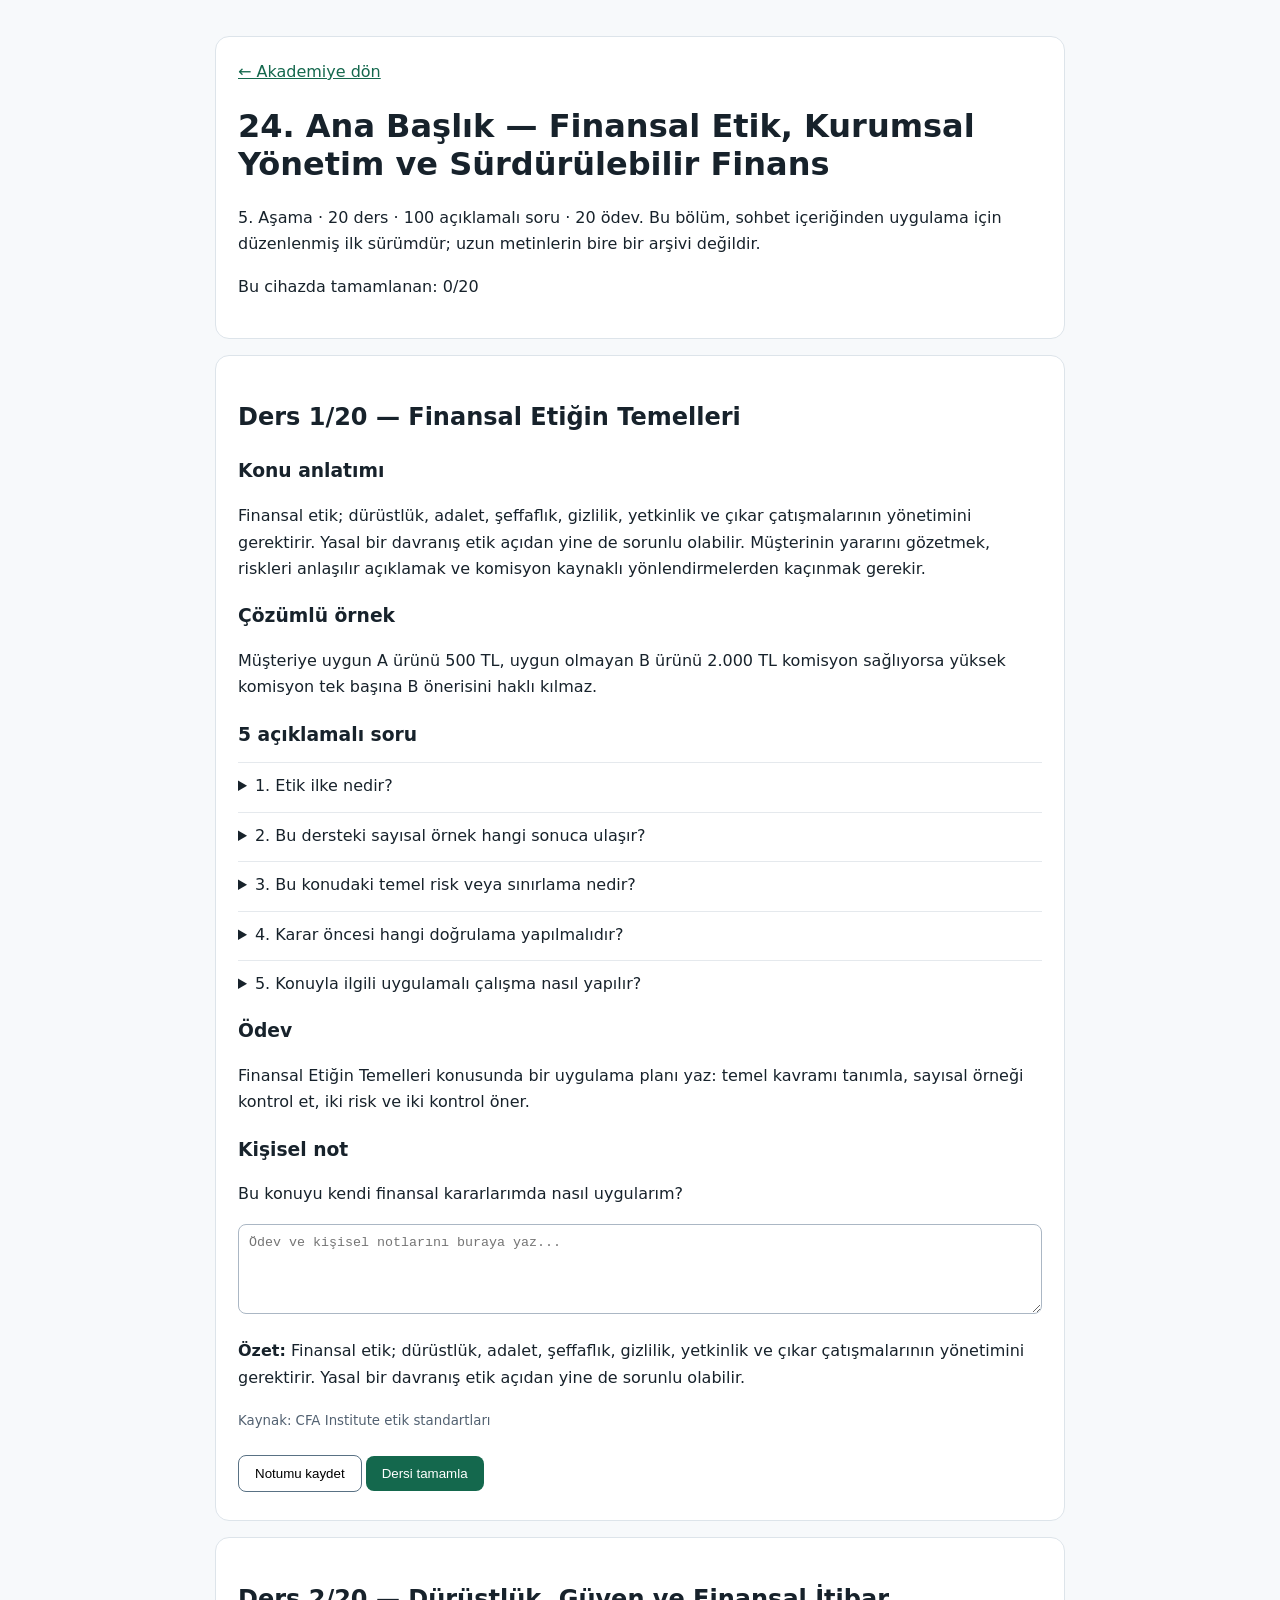
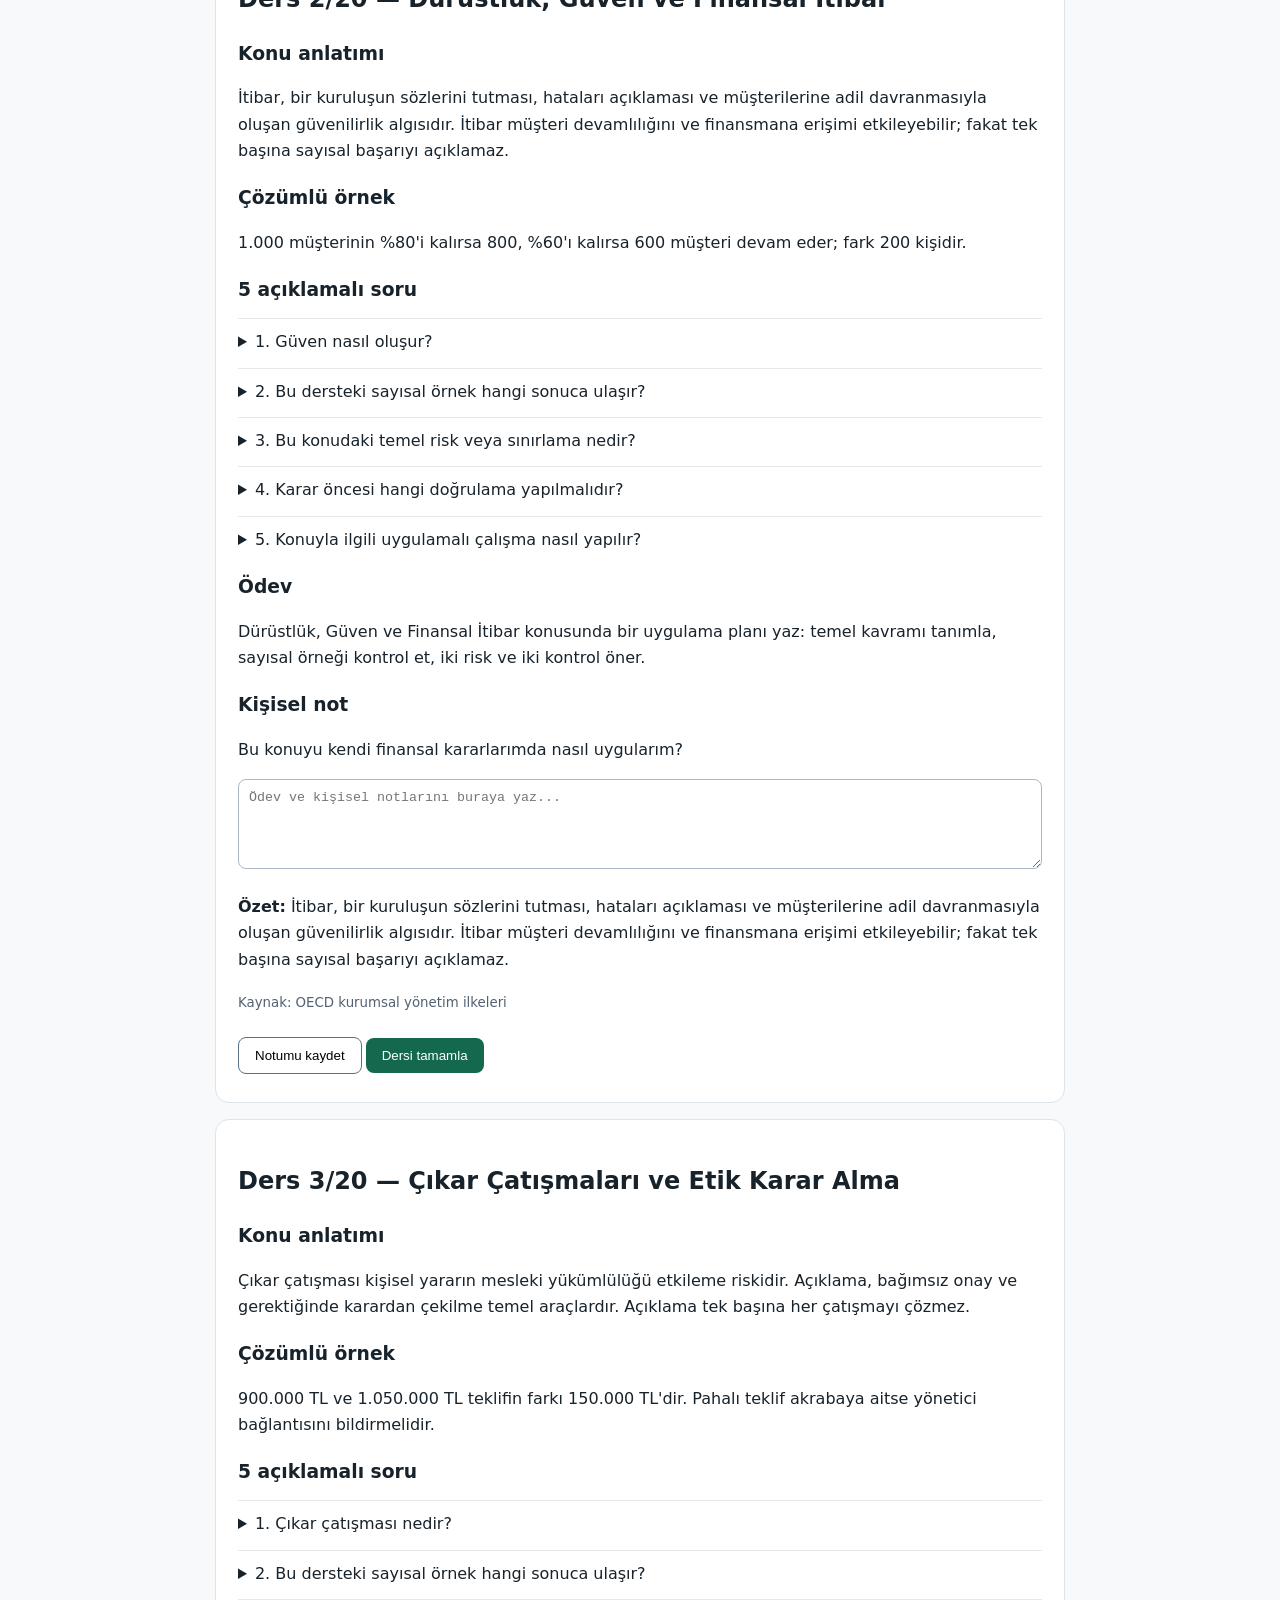
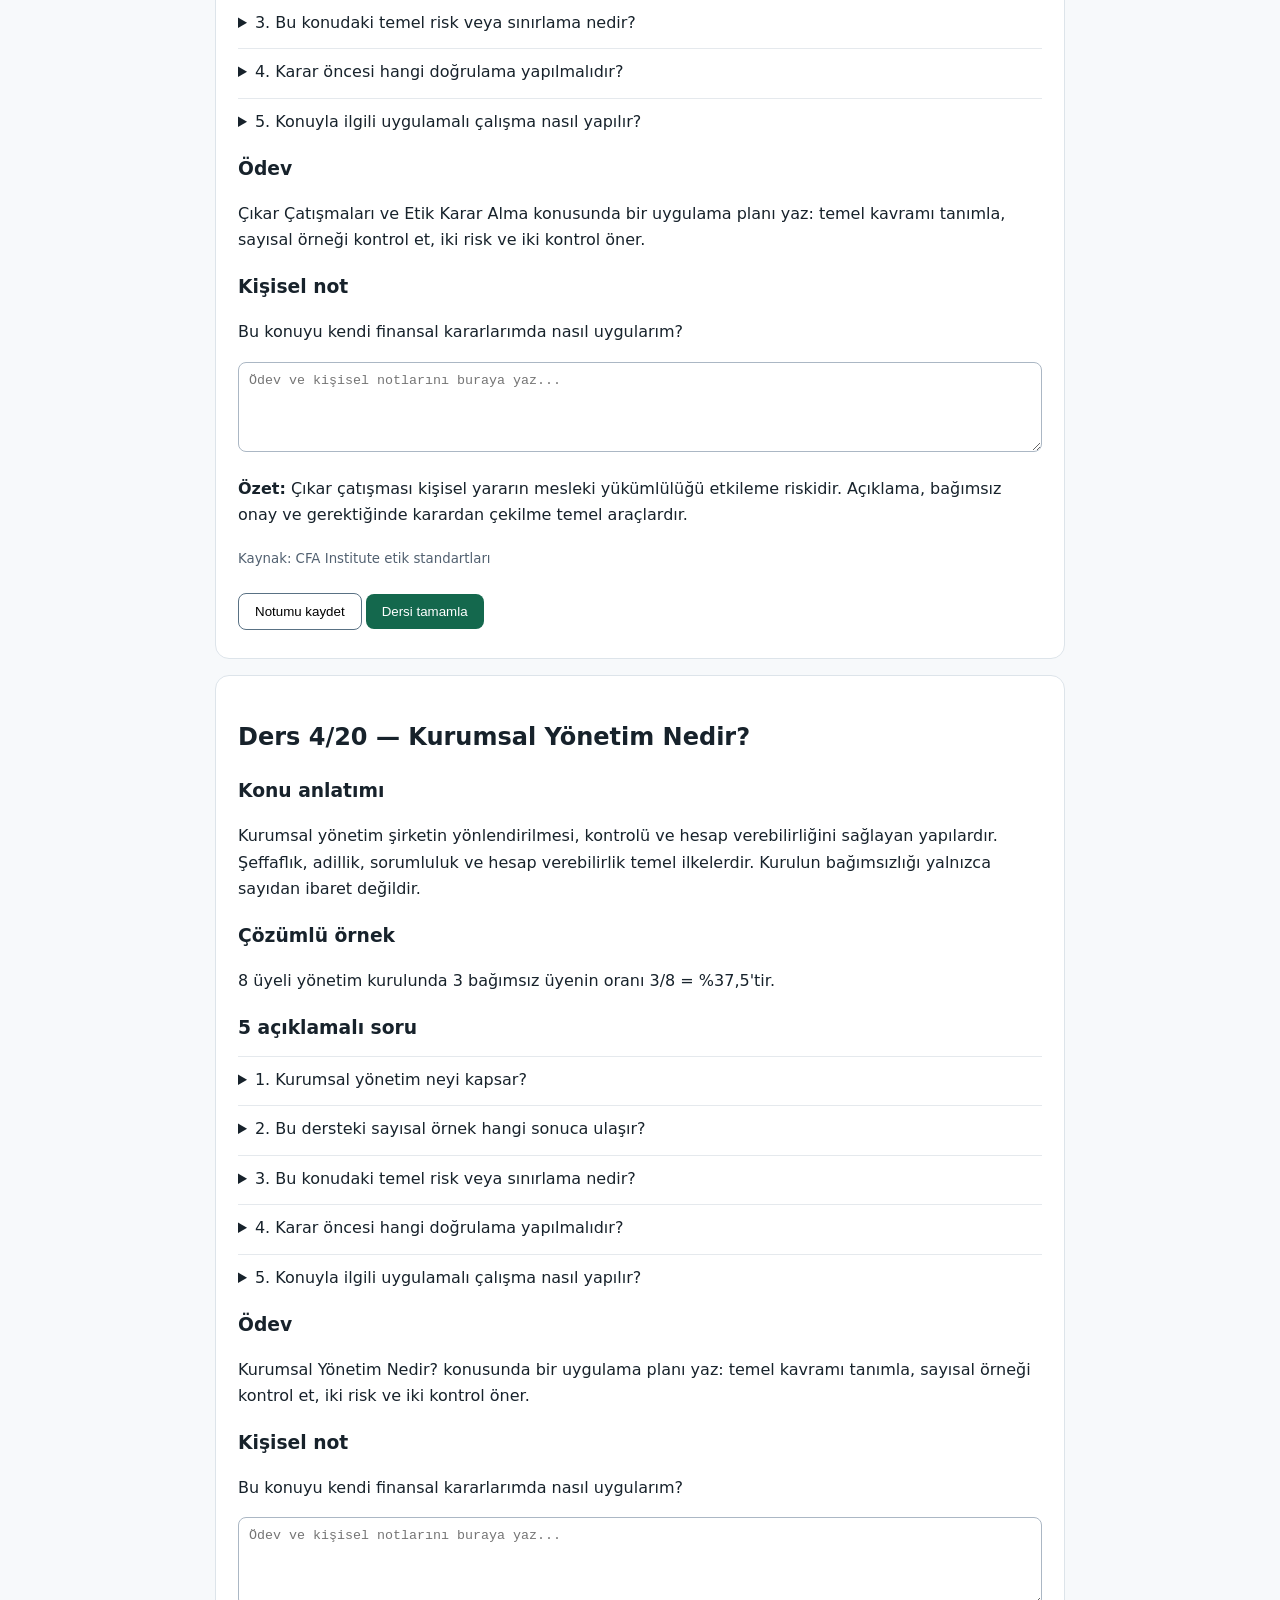
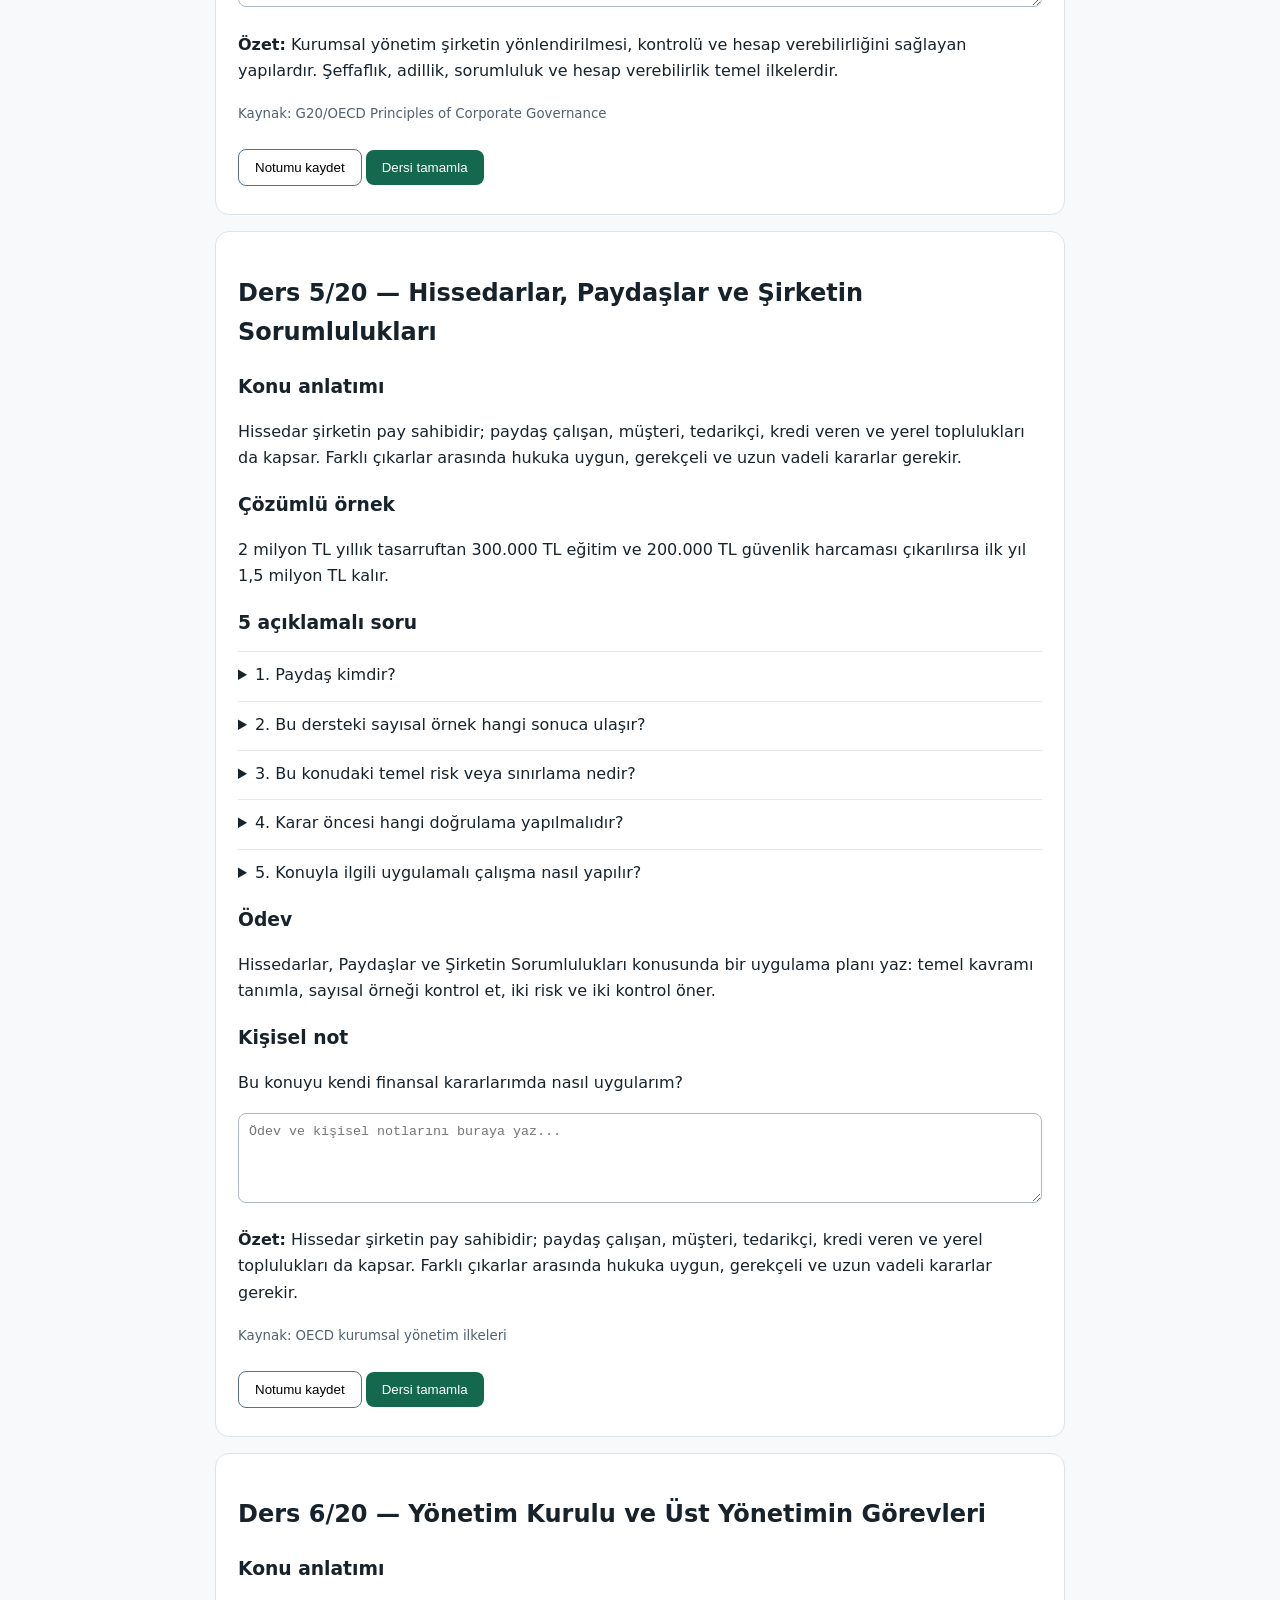
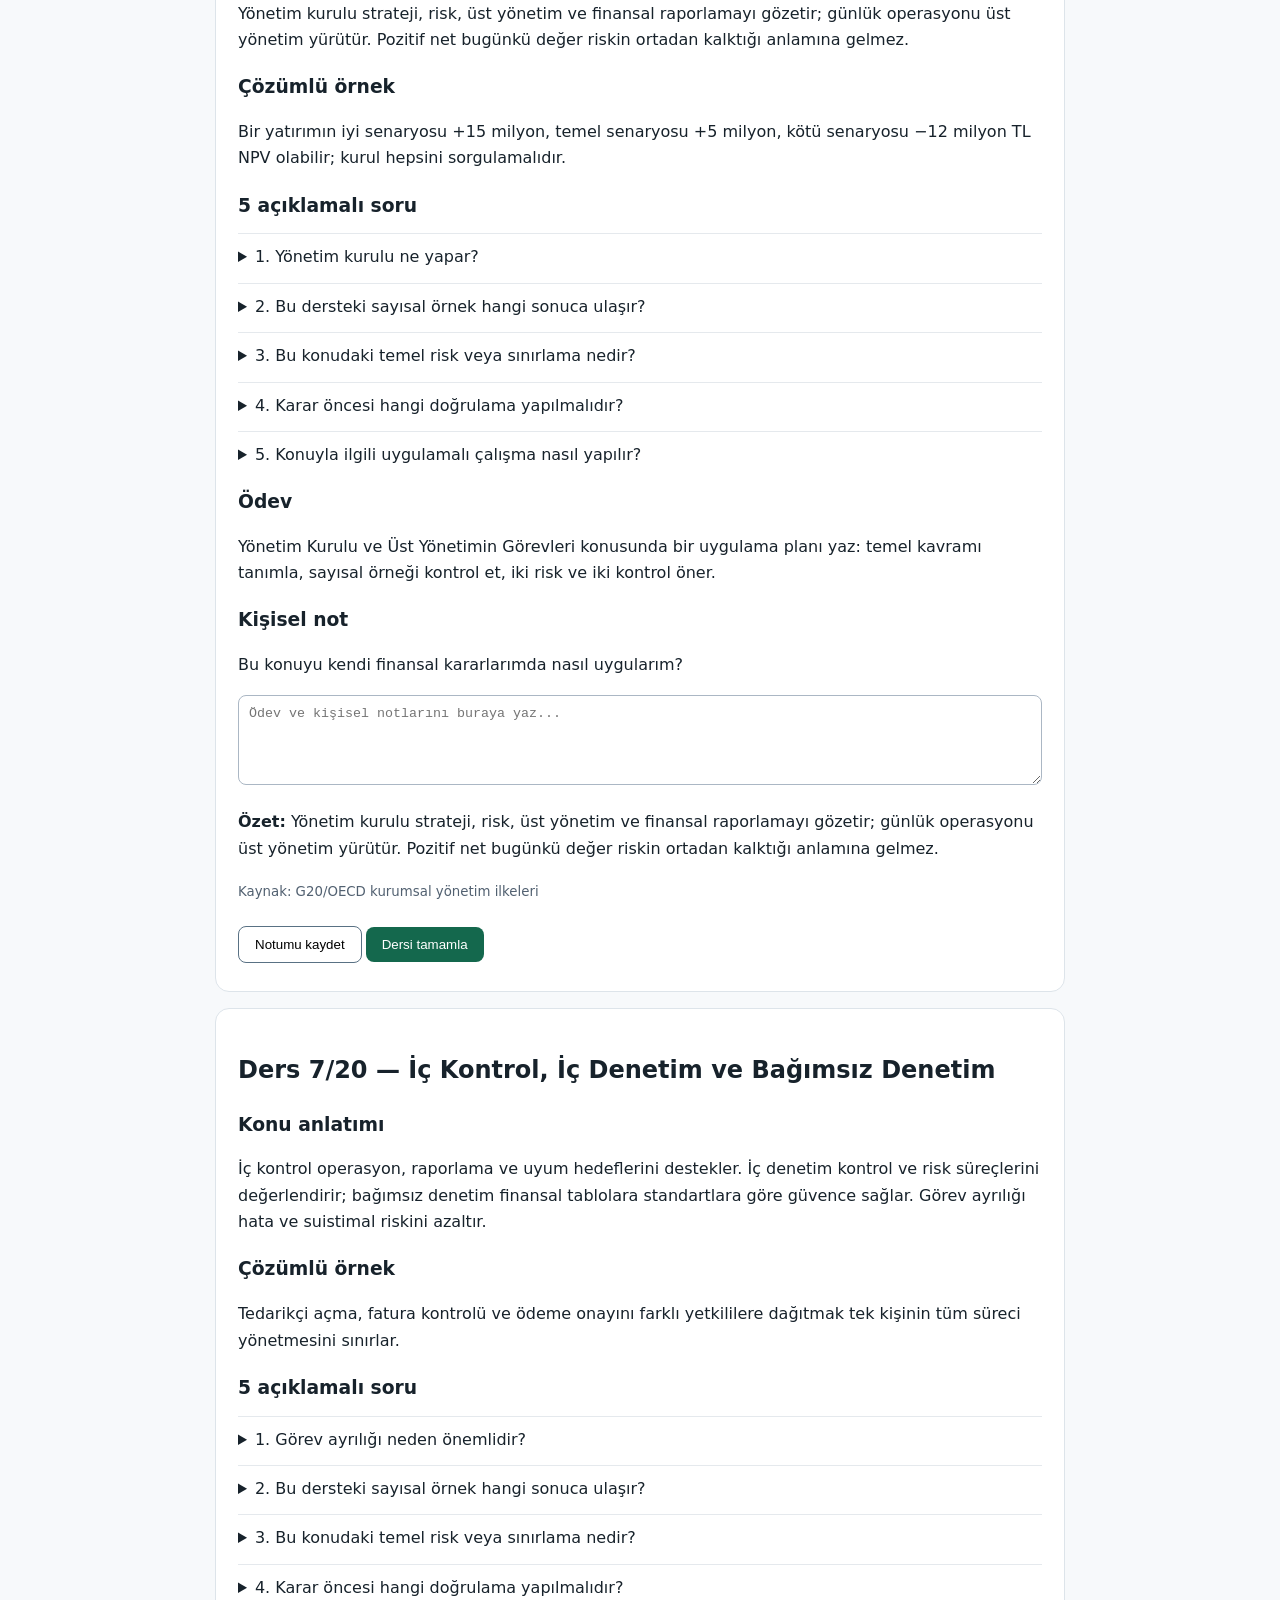
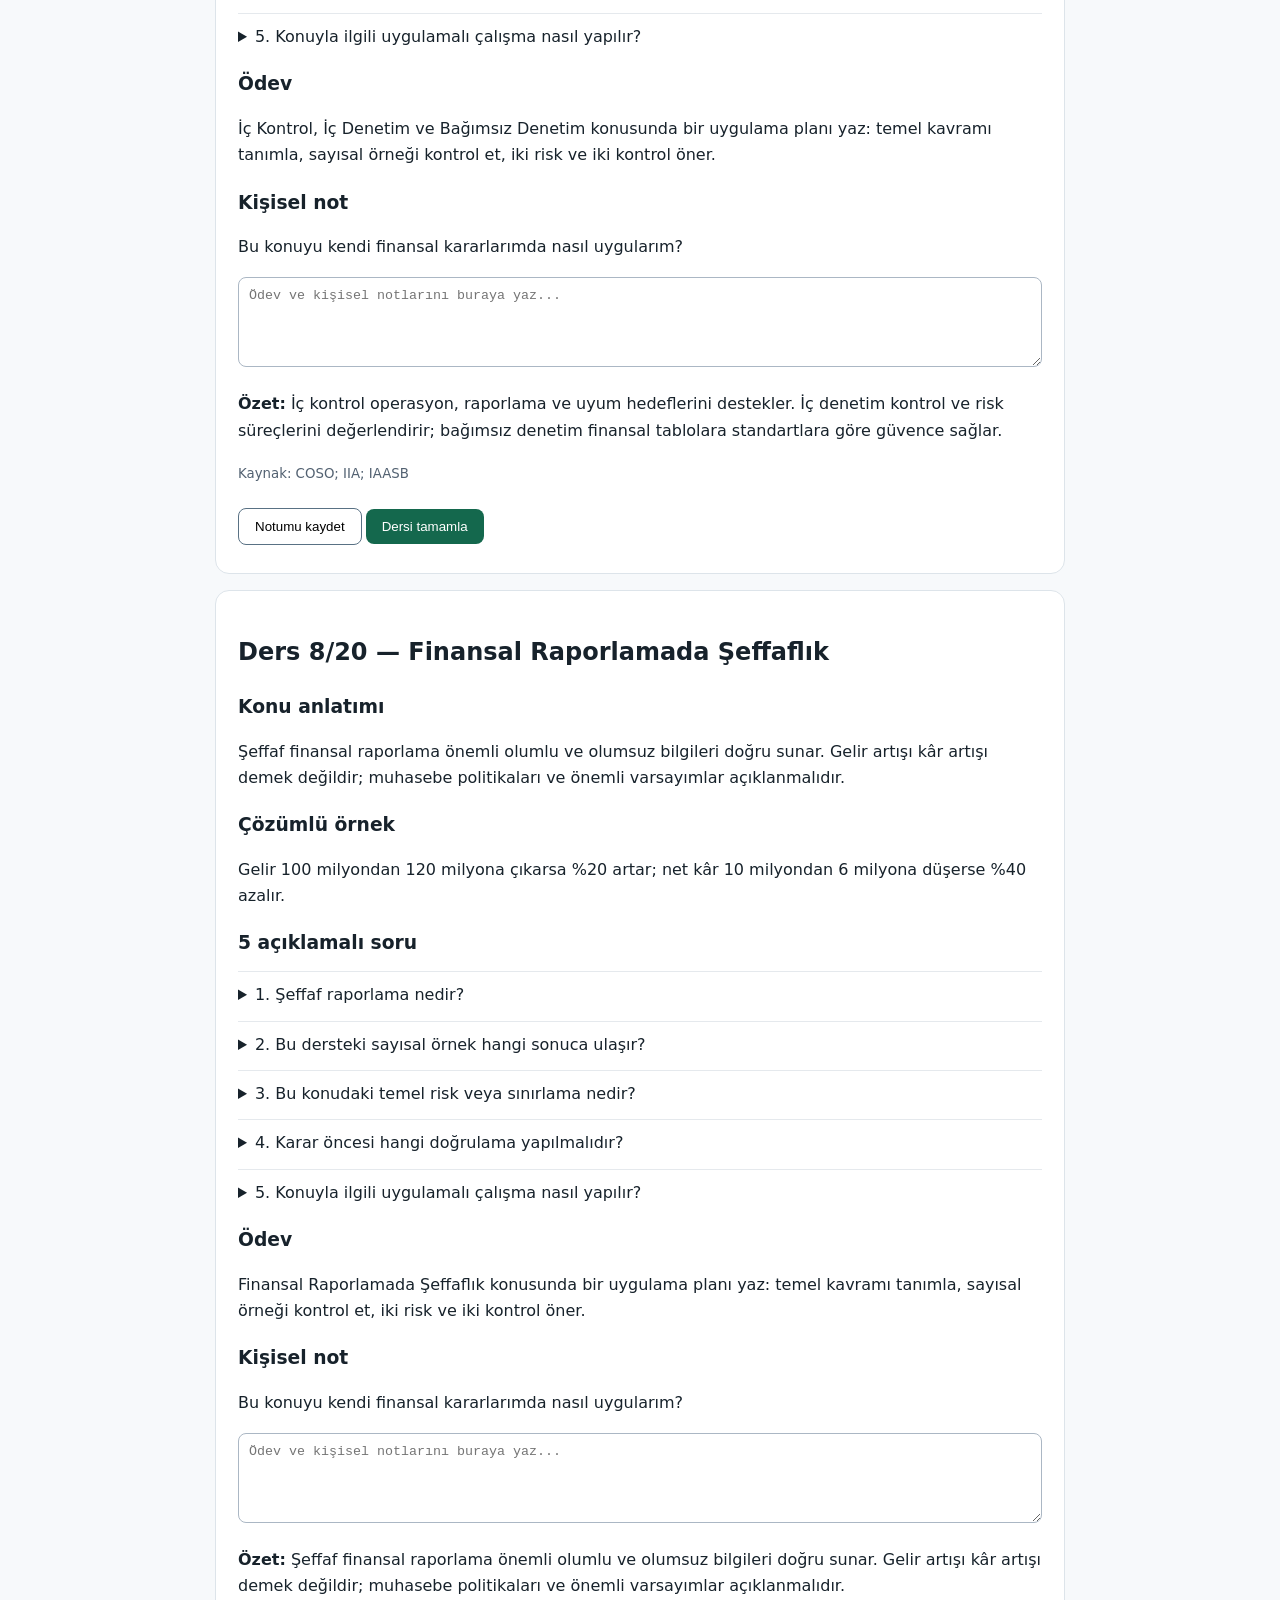
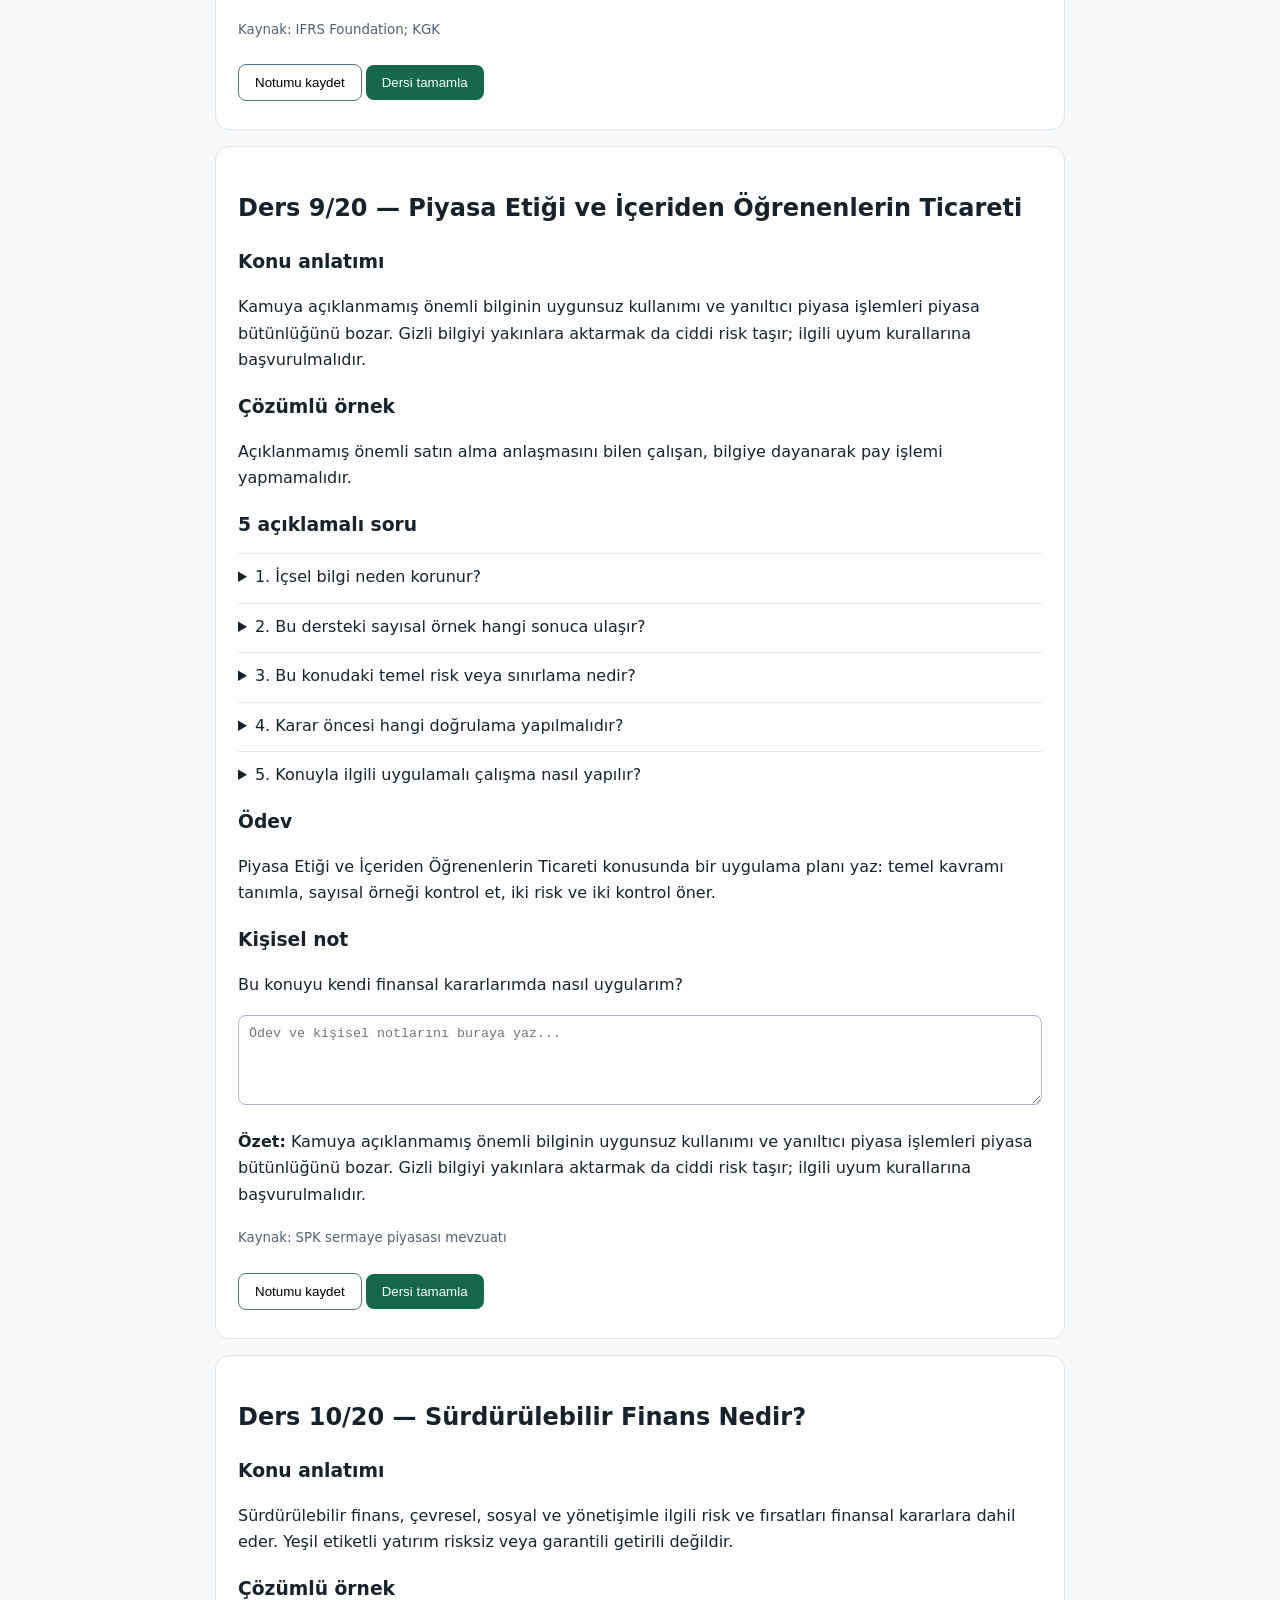
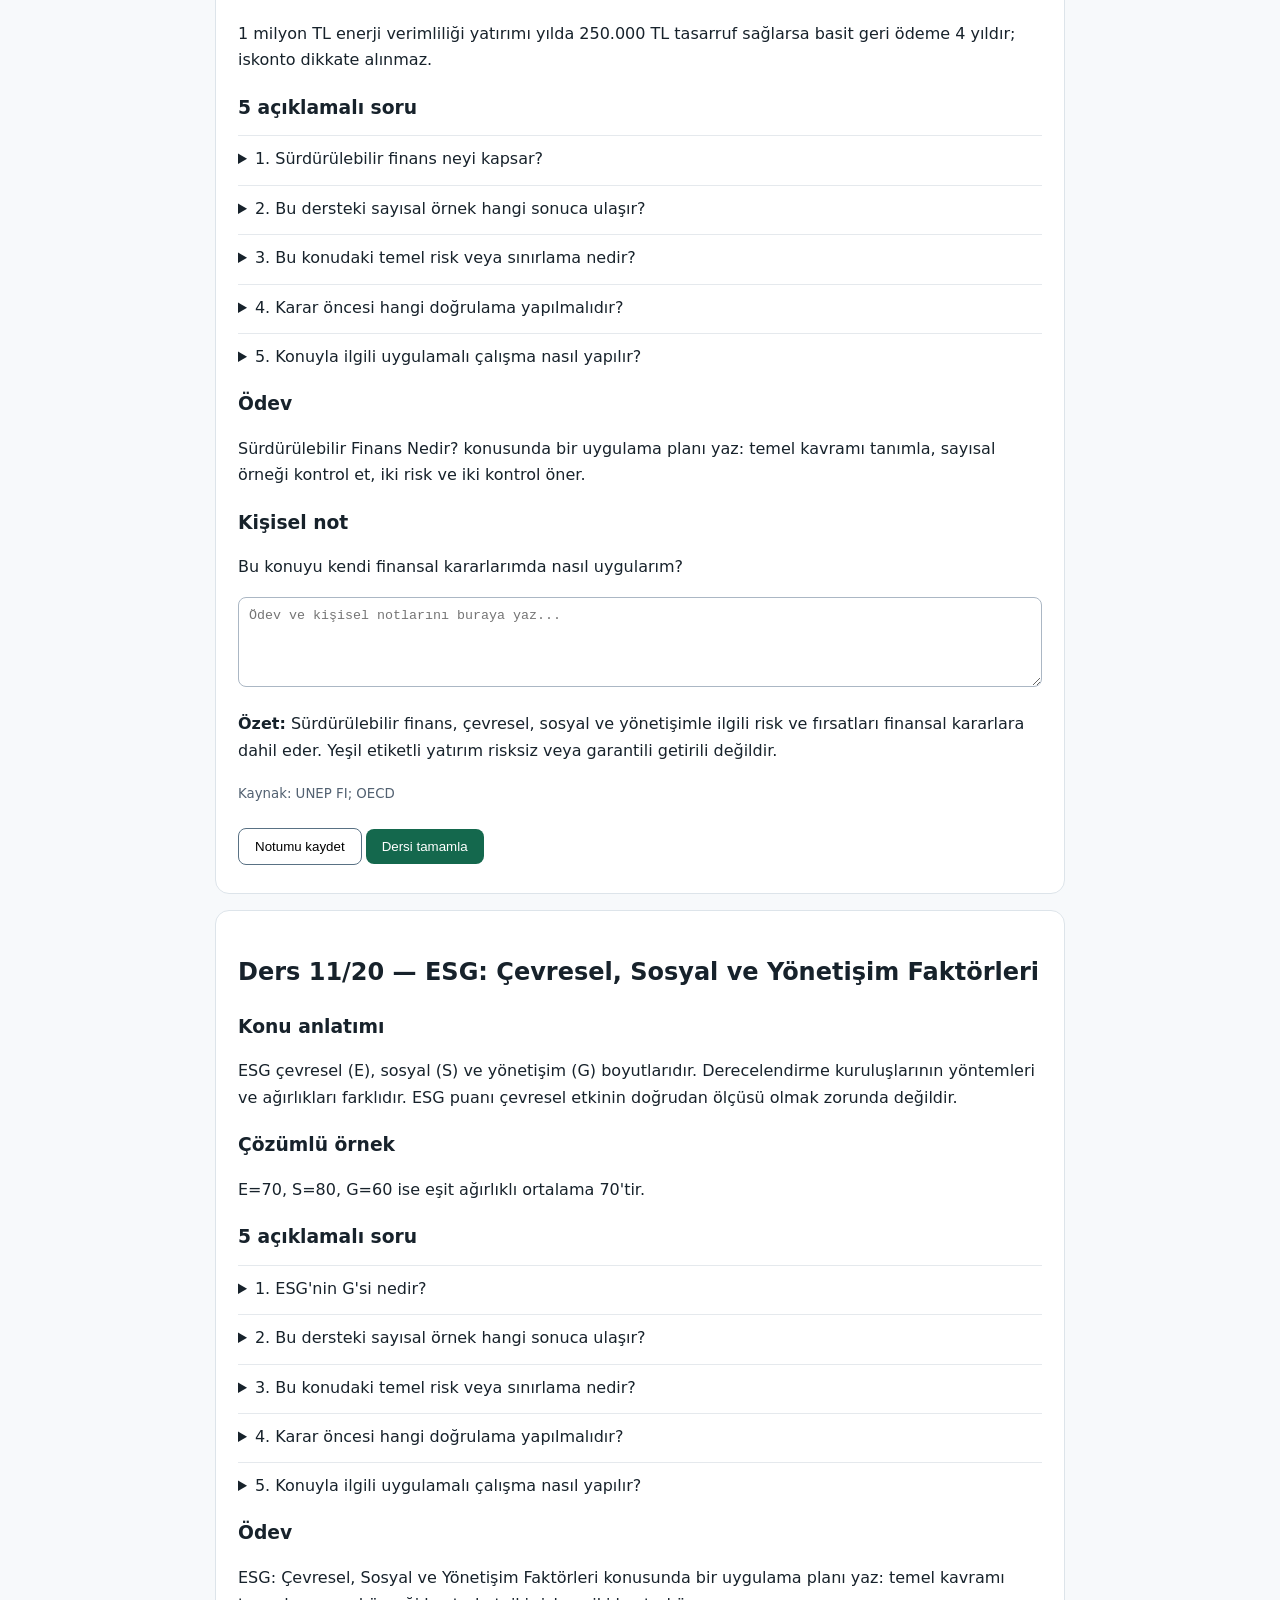
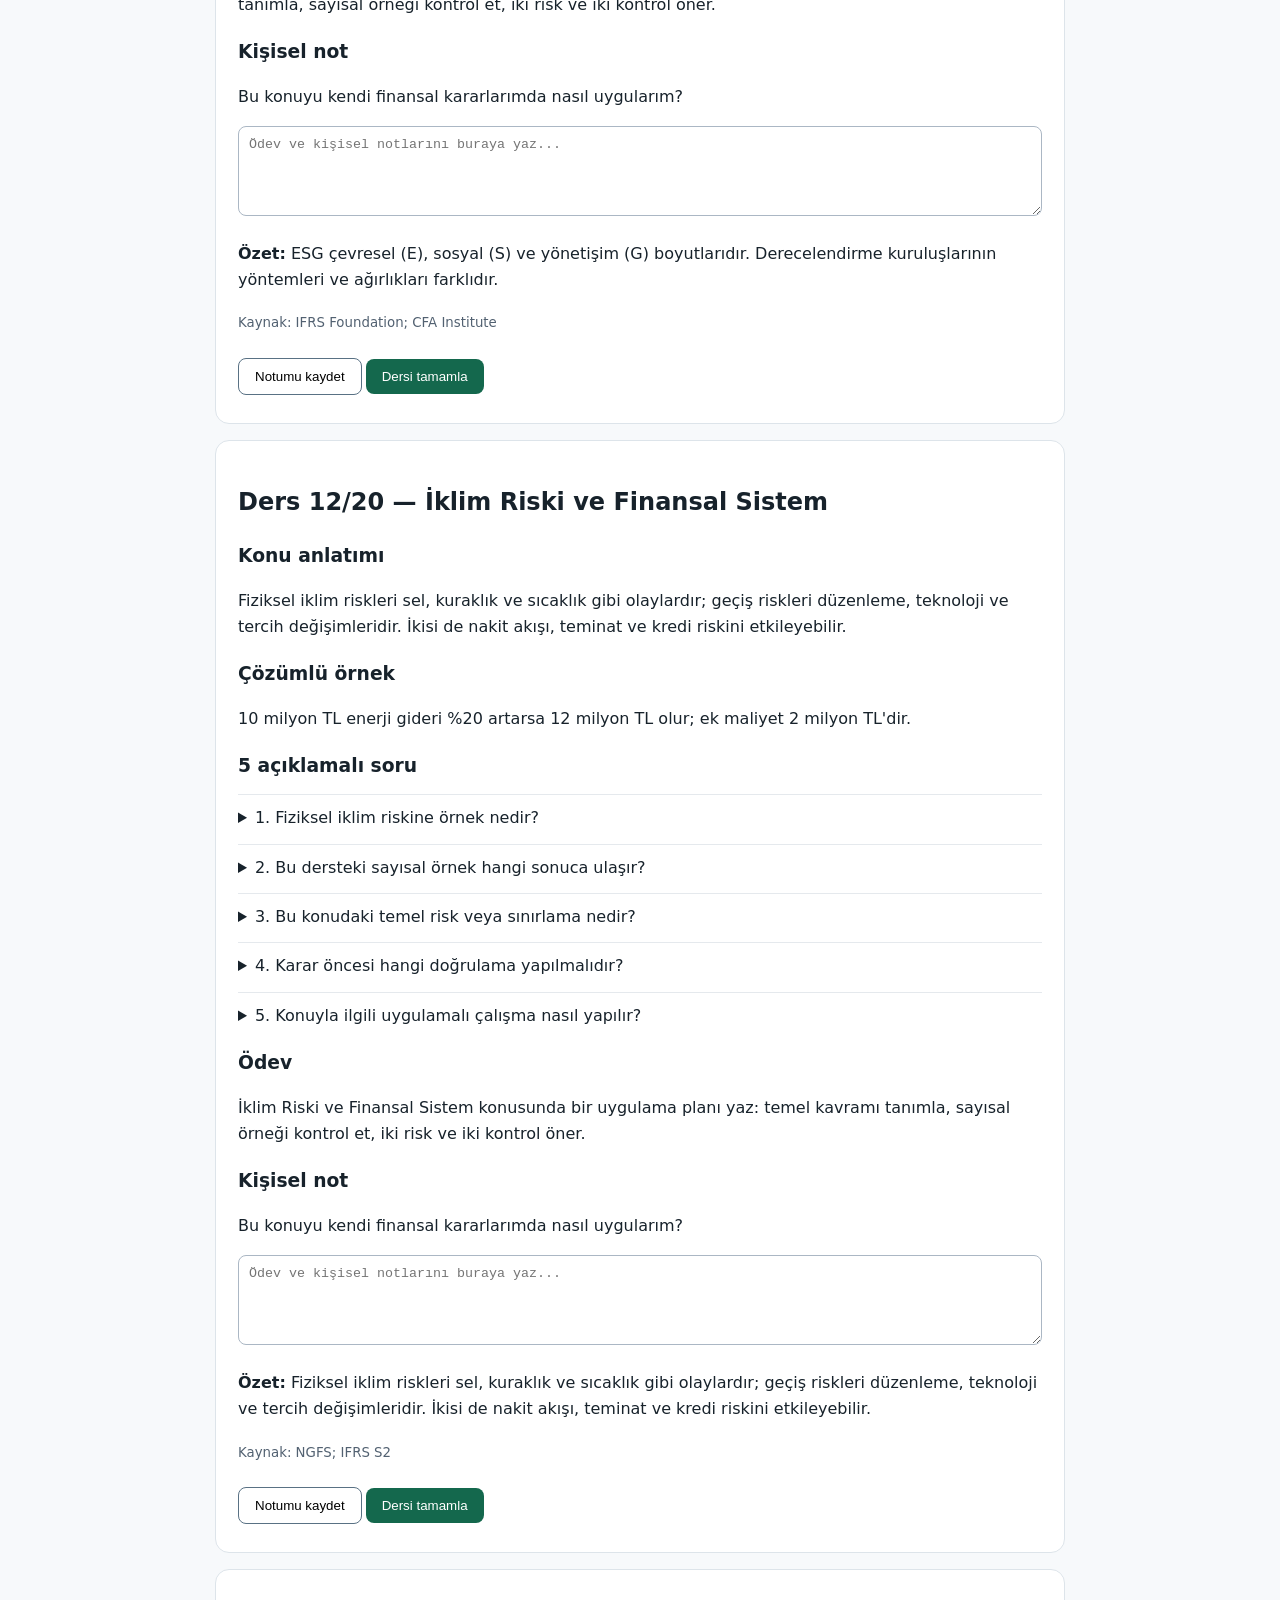
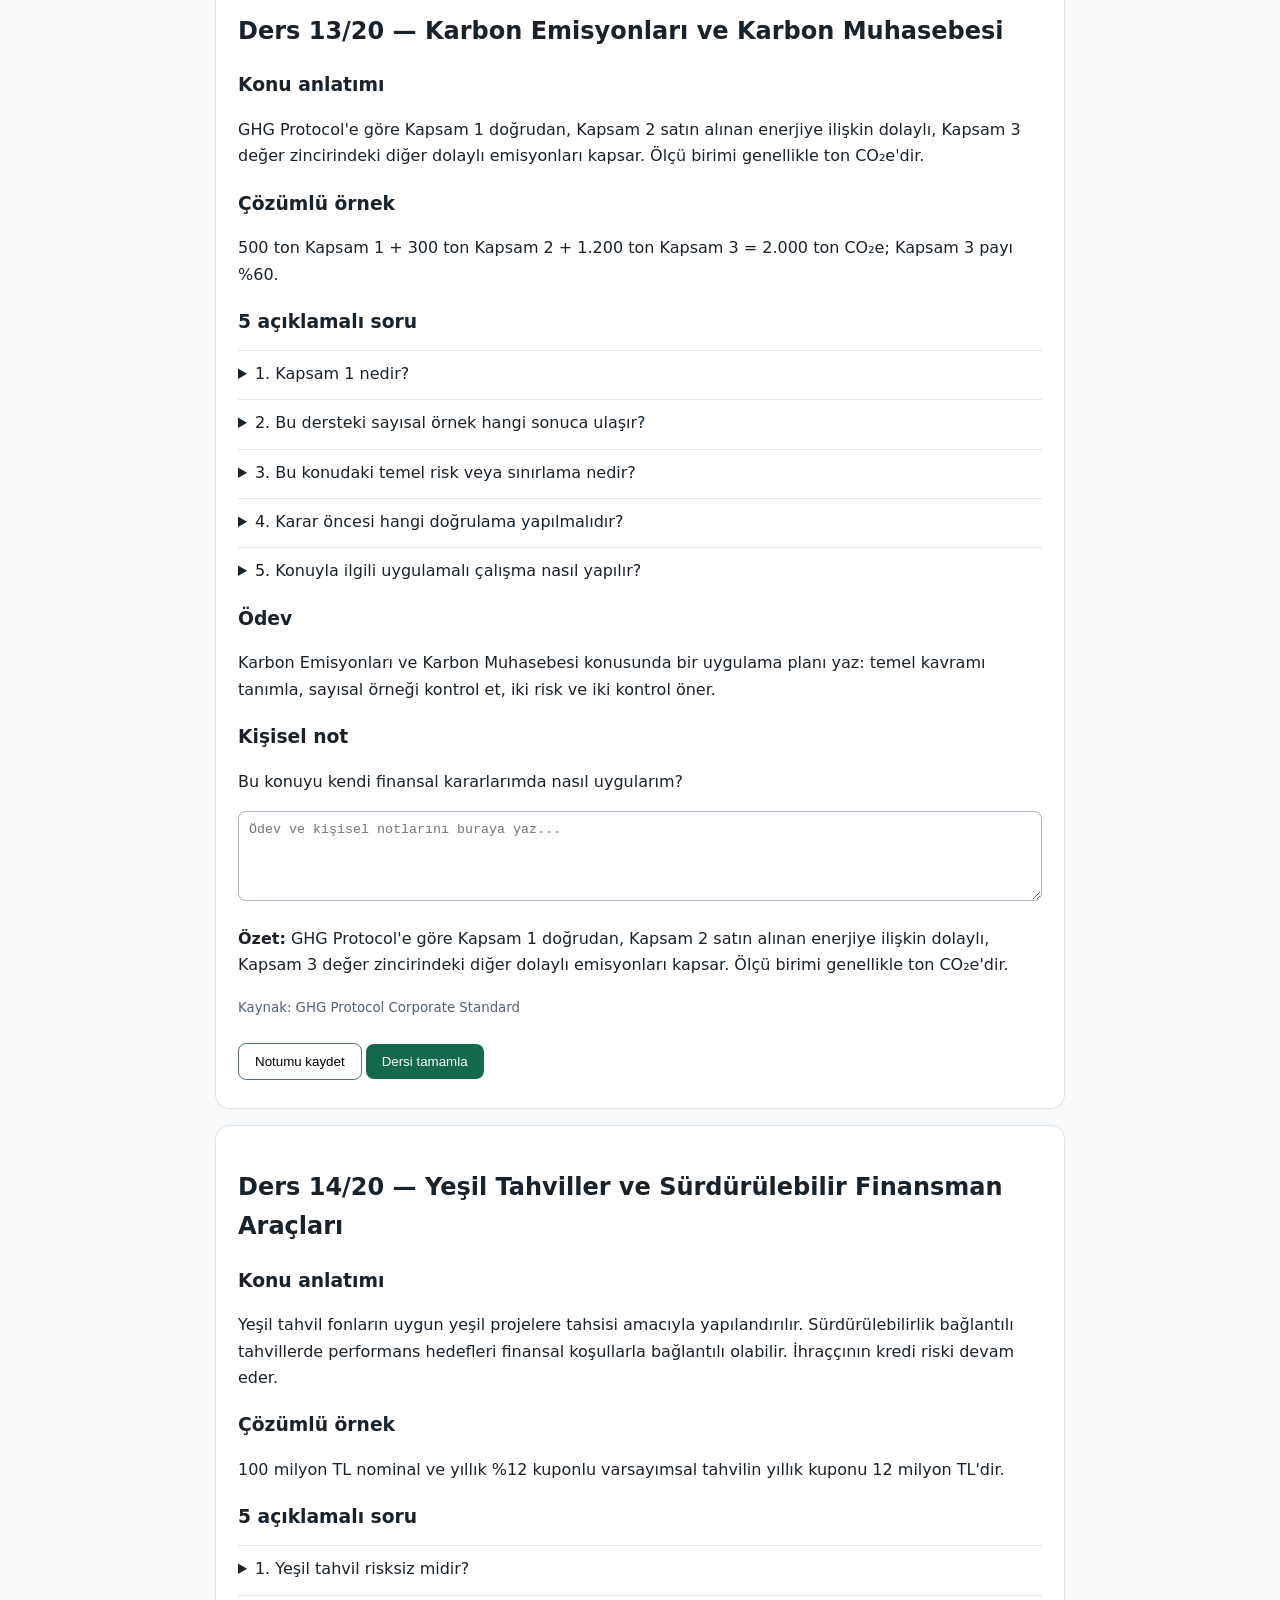
<file: finance-ethics-24.html>
<!doctype html><html lang="tr"><head><meta charset="utf-8"><meta name="viewport" content="width=device-width,initial-scale=1"><title>24. Ana Başlık | Finans Akademisi</title><style>body{font:16px/1.65 system-ui,sans-serif;max-width:850px;margin:auto;padding:20px;color:#17222b;background:#f7f9fb}article,header{background:white;padding:22px;border:1px solid #dde4ea;border-radius:14px;margin:16px 0}h1{line-height:1.2}h2{margin-bottom:8px}h3{margin-bottom:4px}textarea{box-sizing:border-box;width:100%;min-height:90px;padding:10px;border:1px solid #abb7c4;border-radius:8px}button{padding:10px 16px;border-radius:8px;border:1px solid #597184;background:white;cursor:pointer;margin:6px 4px 6px 0}button.primary{background:#14684d;color:white;border:0}.muted{color:#526171}details{margin:12px 0;border-top:1px solid #e5e9ed;padding-top:10px}label{display:block;margin:8px 0}nav a{color:#14684d}small{color:#526171}</style></head><body><header><nav><a href="./index.html">← Akademiye dön</a></nav><h1>24. Ana Başlık — Finansal Etik, Kurumsal Yönetim ve Sürdürülebilir Finans</h1><p>5. Aşama · 20 ders · 100 açıklamalı soru · 20 ödev. Bu bölüm, sohbet içeriğinden uygulama için düzenlenmiş ilk sürümdür; uzun metinlerin bire bir arşivi değildir.</p><p id="progress"></p></header><main id="lessons"></main><script>const data=[{"id":"stage5-24-1","title":"Finansal Etiğin Temelleri","body":"Finansal etik; dürüstlük, adalet, şeffaflık, gizlilik, yetkinlik ve çıkar çatışmalarının yönetimini gerektirir. Yasal bir davranış etik açıdan yine de sorunlu olabilir. Müşterinin yararını gözetmek, riskleri anlaşılır açıklamak ve komisyon kaynaklı yönlendirmelerden kaçınmak gerekir.","example":"Müşteriye uygun A ürünü 500 TL, uygun olmayan B ürünü 2.000 TL komisyon sağlıyorsa yüksek komisyon tek başına B önerisini haklı kılmaz.","source":"CFA Institute etik standartları","homework":"Finansal Etiğin Temelleri konusunda bir uygulama planı yaz: temel kavramı tanımla, sayısal örneği kontrol et, iki risk ve iki kontrol öner.","note":"Bu konuyu kendi finansal kararlarımda nasıl uygularım?","quiz":[{"q":"Etik ilke nedir?","a":"Dürüstlük, adalet ve sorumluluk.","why":"Finansal etik; dürüstlük, adalet, şeffaflık, gizlilik, yetkinlik ve çıkar çatışmalarının yönetimini gerektirir."},{"q":"Bu dersteki sayısal örnek hangi sonuca ulaşır?","a":"Müşteriye uygun A ürünü 500 TL, uygun olmayan B ürünü 2.000 TL komisyon sağlıyorsa yüksek komisyon tek başına B önerisini haklı kılmaz.","why":"Verilen varsayımlarla örnekteki işlemi yeniden hesapla."},{"q":"Bu konudaki temel risk veya sınırlama nedir?","a":"Tek bir gösterge veya iddia tek başına yeterli değildir; bağlam ve riskler incelenmelidir.","why":"Finansal etik; dürüstlük, adalet, şeffaflık, gizlilik, yetkinlik ve çıkar çatışmalarının yönetimini gerektirir. Yasal bir davranış etik açıdan yine de sorunlu olabilir. Müşterinin yararını gözetmek, riskleri anlaşılır açıklamak ve komisyon kaynaklı yönlendirmelerden kaçınmak gerekir."},{"q":"Karar öncesi hangi doğrulama yapılmalıdır?","a":"Kaynak, varsayım, ilgili mevzuat ve karşılaştırmalı veriler kontrol edilmelidir.","why":"Doğrulama yanıltıcı karar riskini azaltır."},{"q":"Konuyla ilgili uygulamalı çalışma nasıl yapılır?","a":"Finansal Etiğin Temelleri için örnek olay, riskler ve kontrol adımları yazılır.","why":"Bilgiyi gerçek karar sürecine taşımak öğrenmeyi pekiştirir."}]},{"id":"stage5-24-2","title":"Dürüstlük, Güven ve Finansal İtibar","body":"İtibar, bir kuruluşun sözlerini tutması, hataları açıklaması ve müşterilerine adil davranmasıyla oluşan güvenilirlik algısıdır. İtibar müşteri devamlılığını ve finansmana erişimi etkileyebilir; fakat tek başına sayısal başarıyı açıklamaz.","example":"1.000 müşterinin %80'i kalırsa 800, %60'ı kalırsa 600 müşteri devam eder; fark 200 kişidir.","source":"OECD kurumsal yönetim ilkeleri","homework":"Dürüstlük, Güven ve Finansal İtibar konusunda bir uygulama planı yaz: temel kavramı tanımla, sayısal örneği kontrol et, iki risk ve iki kontrol öner.","note":"Bu konuyu kendi finansal kararlarımda nasıl uygularım?","quiz":[{"q":"Güven nasıl oluşur?","a":"Tutarlı, doğru ve güvenilir davranışlarla.","why":"İtibar, bir kuruluşun sözlerini tutması, hataları açıklaması ve müşterilerine adil davranmasıyla oluşan güvenilirlik algısıdır."},{"q":"Bu dersteki sayısal örnek hangi sonuca ulaşır?","a":"1.000 müşterinin %80'i kalırsa 800, %60'ı kalırsa 600 müşteri devam eder; fark 200 kişidir.","why":"Verilen varsayımlarla örnekteki işlemi yeniden hesapla."},{"q":"Bu konudaki temel risk veya sınırlama nedir?","a":"Tek bir gösterge veya iddia tek başına yeterli değildir; bağlam ve riskler incelenmelidir.","why":"İtibar, bir kuruluşun sözlerini tutması, hataları açıklaması ve müşterilerine adil davranmasıyla oluşan güvenilirlik algısıdır. İtibar müşteri devamlılığını ve finansmana erişimi etkileyebilir; fakat tek başına sayısal başarıyı açıklamaz."},{"q":"Karar öncesi hangi doğrulama yapılmalıdır?","a":"Kaynak, varsayım, ilgili mevzuat ve karşılaştırmalı veriler kontrol edilmelidir.","why":"Doğrulama yanıltıcı karar riskini azaltır."},{"q":"Konuyla ilgili uygulamalı çalışma nasıl yapılır?","a":"Dürüstlük, Güven ve Finansal İtibar için örnek olay, riskler ve kontrol adımları yazılır.","why":"Bilgiyi gerçek karar sürecine taşımak öğrenmeyi pekiştirir."}]},{"id":"stage5-24-3","title":"Çıkar Çatışmaları ve Etik Karar Alma","body":"Çıkar çatışması kişisel yararın mesleki yükümlülüğü etkileme riskidir. Açıklama, bağımsız onay ve gerektiğinde karardan çekilme temel araçlardır. Açıklama tek başına her çatışmayı çözmez.","example":"900.000 TL ve 1.050.000 TL teklifin farkı 150.000 TL'dir. Pahalı teklif akrabaya aitse yönetici bağlantısını bildirmelidir.","source":"CFA Institute etik standartları","homework":"Çıkar Çatışmaları ve Etik Karar Alma konusunda bir uygulama planı yaz: temel kavramı tanımla, sayısal örneği kontrol et, iki risk ve iki kontrol öner.","note":"Bu konuyu kendi finansal kararlarımda nasıl uygularım?","quiz":[{"q":"Çıkar çatışması nedir?","a":"Kişisel çıkarın mesleki sorumluluğu etkileyebilmesi.","why":"Çıkar çatışması kişisel yararın mesleki yükümlülüğü etkileme riskidir."},{"q":"Bu dersteki sayısal örnek hangi sonuca ulaşır?","a":"900.000 TL ve 1.050.000 TL teklifin farkı 150.000 TL'dir. Pahalı teklif akrabaya aitse yönetici bağlantısını bildirmelidir.","why":"Verilen varsayımlarla örnekteki işlemi yeniden hesapla."},{"q":"Bu konudaki temel risk veya sınırlama nedir?","a":"Tek bir gösterge veya iddia tek başına yeterli değildir; bağlam ve riskler incelenmelidir.","why":"Çıkar çatışması kişisel yararın mesleki yükümlülüğü etkileme riskidir. Açıklama, bağımsız onay ve gerektiğinde karardan çekilme temel araçlardır. Açıklama tek başına her çatışmayı çözmez."},{"q":"Karar öncesi hangi doğrulama yapılmalıdır?","a":"Kaynak, varsayım, ilgili mevzuat ve karşılaştırmalı veriler kontrol edilmelidir.","why":"Doğrulama yanıltıcı karar riskini azaltır."},{"q":"Konuyla ilgili uygulamalı çalışma nasıl yapılır?","a":"Çıkar Çatışmaları ve Etik Karar Alma için örnek olay, riskler ve kontrol adımları yazılır.","why":"Bilgiyi gerçek karar sürecine taşımak öğrenmeyi pekiştirir."}]},{"id":"stage5-24-4","title":"Kurumsal Yönetim Nedir?","body":"Kurumsal yönetim şirketin yönlendirilmesi, kontrolü ve hesap verebilirliğini sağlayan yapılardır. Şeffaflık, adillik, sorumluluk ve hesap verebilirlik temel ilkelerdir. Kurulun bağımsızlığı yalnızca sayıdan ibaret değildir.","example":"8 üyeli yönetim kurulunda 3 bağımsız üyenin oranı 3/8 = %37,5'tir.","source":"G20/OECD Principles of Corporate Governance","homework":"Kurumsal Yönetim Nedir? konusunda bir uygulama planı yaz: temel kavramı tanımla, sayısal örneği kontrol et, iki risk ve iki kontrol öner.","note":"Bu konuyu kendi finansal kararlarımda nasıl uygularım?","quiz":[{"q":"Kurumsal yönetim neyi kapsar?","a":"Şirketin yönlendirilmesini, kontrolünü ve hesap verebilirliğini.","why":"Kurumsal yönetim şirketin yönlendirilmesi, kontrolü ve hesap verebilirliğini sağlayan yapılardır."},{"q":"Bu dersteki sayısal örnek hangi sonuca ulaşır?","a":"8 üyeli yönetim kurulunda 3 bağımsız üyenin oranı 3/8 = %37,5'tir.","why":"Verilen varsayımlarla örnekteki işlemi yeniden hesapla."},{"q":"Bu konudaki temel risk veya sınırlama nedir?","a":"Tek bir gösterge veya iddia tek başına yeterli değildir; bağlam ve riskler incelenmelidir.","why":"Kurumsal yönetim şirketin yönlendirilmesi, kontrolü ve hesap verebilirliğini sağlayan yapılardır. Şeffaflık, adillik, sorumluluk ve hesap verebilirlik temel ilkelerdir. Kurulun bağımsızlığı yalnızca sayıdan ibaret değildir."},{"q":"Karar öncesi hangi doğrulama yapılmalıdır?","a":"Kaynak, varsayım, ilgili mevzuat ve karşılaştırmalı veriler kontrol edilmelidir.","why":"Doğrulama yanıltıcı karar riskini azaltır."},{"q":"Konuyla ilgili uygulamalı çalışma nasıl yapılır?","a":"Kurumsal Yönetim Nedir? için örnek olay, riskler ve kontrol adımları yazılır.","why":"Bilgiyi gerçek karar sürecine taşımak öğrenmeyi pekiştirir."}]},{"id":"stage5-24-5","title":"Hissedarlar, Paydaşlar ve Şirketin Sorumlulukları","body":"Hissedar şirketin pay sahibidir; paydaş çalışan, müşteri, tedarikçi, kredi veren ve yerel toplulukları da kapsar. Farklı çıkarlar arasında hukuka uygun, gerekçeli ve uzun vadeli kararlar gerekir.","example":"2 milyon TL yıllık tasarruftan 300.000 TL eğitim ve 200.000 TL güvenlik harcaması çıkarılırsa ilk yıl 1,5 milyon TL kalır.","source":"OECD kurumsal yönetim ilkeleri","homework":"Hissedarlar, Paydaşlar ve Şirketin Sorumlulukları konusunda bir uygulama planı yaz: temel kavramı tanımla, sayısal örneği kontrol et, iki risk ve iki kontrol öner.","note":"Bu konuyu kendi finansal kararlarımda nasıl uygularım?","quiz":[{"q":"Paydaş kimdir?","a":"Şirketten etkilenen veya onu etkileyen kişi ve gruplar.","why":"Hissedar şirketin pay sahibidir; paydaş çalışan, müşteri, tedarikçi, kredi veren ve yerel toplulukları da kapsar."},{"q":"Bu dersteki sayısal örnek hangi sonuca ulaşır?","a":"2 milyon TL yıllık tasarruftan 300.000 TL eğitim ve 200.000 TL güvenlik harcaması çıkarılırsa ilk yıl 1,5 milyon TL kalır.","why":"Verilen varsayımlarla örnekteki işlemi yeniden hesapla."},{"q":"Bu konudaki temel risk veya sınırlama nedir?","a":"Tek bir gösterge veya iddia tek başına yeterli değildir; bağlam ve riskler incelenmelidir.","why":"Hissedar şirketin pay sahibidir; paydaş çalışan, müşteri, tedarikçi, kredi veren ve yerel toplulukları da kapsar. Farklı çıkarlar arasında hukuka uygun, gerekçeli ve uzun vadeli kararlar gerekir."},{"q":"Karar öncesi hangi doğrulama yapılmalıdır?","a":"Kaynak, varsayım, ilgili mevzuat ve karşılaştırmalı veriler kontrol edilmelidir.","why":"Doğrulama yanıltıcı karar riskini azaltır."},{"q":"Konuyla ilgili uygulamalı çalışma nasıl yapılır?","a":"Hissedarlar, Paydaşlar ve Şirketin Sorumlulukları için örnek olay, riskler ve kontrol adımları yazılır.","why":"Bilgiyi gerçek karar sürecine taşımak öğrenmeyi pekiştirir."}]},{"id":"stage5-24-6","title":"Yönetim Kurulu ve Üst Yönetimin Görevleri","body":"Yönetim kurulu strateji, risk, üst yönetim ve finansal raporlamayı gözetir; günlük operasyonu üst yönetim yürütür. Pozitif net bugünkü değer riskin ortadan kalktığı anlamına gelmez.","example":"Bir yatırımın iyi senaryosu +15 milyon, temel senaryosu +5 milyon, kötü senaryosu −12 milyon TL NPV olabilir; kurul hepsini sorgulamalıdır.","source":"G20/OECD kurumsal yönetim ilkeleri","homework":"Yönetim Kurulu ve Üst Yönetimin Görevleri konusunda bir uygulama planı yaz: temel kavramı tanımla, sayısal örneği kontrol et, iki risk ve iki kontrol öner.","note":"Bu konuyu kendi finansal kararlarımda nasıl uygularım?","quiz":[{"q":"Yönetim kurulu ne yapar?","a":"Strateji, risk ve üst yönetimi gözetir.","why":"Yönetim kurulu strateji, risk, üst yönetim ve finansal raporlamayı gözetir; günlük operasyonu üst yönetim yürütür."},{"q":"Bu dersteki sayısal örnek hangi sonuca ulaşır?","a":"Bir yatırımın iyi senaryosu +15 milyon, temel senaryosu +5 milyon, kötü senaryosu −12 milyon TL NPV olabilir; kurul hepsini sorgulamalıdır.","why":"Verilen varsayımlarla örnekteki işlemi yeniden hesapla."},{"q":"Bu konudaki temel risk veya sınırlama nedir?","a":"Tek bir gösterge veya iddia tek başına yeterli değildir; bağlam ve riskler incelenmelidir.","why":"Yönetim kurulu strateji, risk, üst yönetim ve finansal raporlamayı gözetir; günlük operasyonu üst yönetim yürütür. Pozitif net bugünkü değer riskin ortadan kalktığı anlamına gelmez."},{"q":"Karar öncesi hangi doğrulama yapılmalıdır?","a":"Kaynak, varsayım, ilgili mevzuat ve karşılaştırmalı veriler kontrol edilmelidir.","why":"Doğrulama yanıltıcı karar riskini azaltır."},{"q":"Konuyla ilgili uygulamalı çalışma nasıl yapılır?","a":"Yönetim Kurulu ve Üst Yönetimin Görevleri için örnek olay, riskler ve kontrol adımları yazılır.","why":"Bilgiyi gerçek karar sürecine taşımak öğrenmeyi pekiştirir."}]},{"id":"stage5-24-7","title":"İç Kontrol, İç Denetim ve Bağımsız Denetim","body":"İç kontrol operasyon, raporlama ve uyum hedeflerini destekler. İç denetim kontrol ve risk süreçlerini değerlendirir; bağımsız denetim finansal tablolara standartlara göre güvence sağlar. Görev ayrılığı hata ve suistimal riskini azaltır.","example":"Tedarikçi açma, fatura kontrolü ve ödeme onayını farklı yetkililere dağıtmak tek kişinin tüm süreci yönetmesini sınırlar.","source":"COSO; IIA; IAASB","homework":"İç Kontrol, İç Denetim ve Bağımsız Denetim konusunda bir uygulama planı yaz: temel kavramı tanımla, sayısal örneği kontrol et, iki risk ve iki kontrol öner.","note":"Bu konuyu kendi finansal kararlarımda nasıl uygularım?","quiz":[{"q":"Görev ayrılığı neden önemlidir?","a":"Tek kişinin tüm işlemi kontrol etmesini sınırlar.","why":"İç kontrol operasyon, raporlama ve uyum hedeflerini destekler."},{"q":"Bu dersteki sayısal örnek hangi sonuca ulaşır?","a":"Tedarikçi açma, fatura kontrolü ve ödeme onayını farklı yetkililere dağıtmak tek kişinin tüm süreci yönetmesini sınırlar.","why":"Verilen varsayımlarla örnekteki işlemi yeniden hesapla."},{"q":"Bu konudaki temel risk veya sınırlama nedir?","a":"Tek bir gösterge veya iddia tek başına yeterli değildir; bağlam ve riskler incelenmelidir.","why":"İç kontrol operasyon, raporlama ve uyum hedeflerini destekler. İç denetim kontrol ve risk süreçlerini değerlendirir; bağımsız denetim finansal tablolara standartlara göre güvence sağlar. Görev ayrılığı hata ve suistimal riskini azaltır."},{"q":"Karar öncesi hangi doğrulama yapılmalıdır?","a":"Kaynak, varsayım, ilgili mevzuat ve karşılaştırmalı veriler kontrol edilmelidir.","why":"Doğrulama yanıltıcı karar riskini azaltır."},{"q":"Konuyla ilgili uygulamalı çalışma nasıl yapılır?","a":"İç Kontrol, İç Denetim ve Bağımsız Denetim için örnek olay, riskler ve kontrol adımları yazılır.","why":"Bilgiyi gerçek karar sürecine taşımak öğrenmeyi pekiştirir."}]},{"id":"stage5-24-8","title":"Finansal Raporlamada Şeffaflık","body":"Şeffaf finansal raporlama önemli olumlu ve olumsuz bilgileri doğru sunar. Gelir artışı kâr artışı demek değildir; muhasebe politikaları ve önemli varsayımlar açıklanmalıdır.","example":"Gelir 100 milyondan 120 milyona çıkarsa %20 artar; net kâr 10 milyondan 6 milyona düşerse %40 azalır.","source":"IFRS Foundation; KGK","homework":"Finansal Raporlamada Şeffaflık konusunda bir uygulama planı yaz: temel kavramı tanımla, sayısal örneği kontrol et, iki risk ve iki kontrol öner.","note":"Bu konuyu kendi finansal kararlarımda nasıl uygularım?","quiz":[{"q":"Şeffaf raporlama nedir?","a":"Önemli olumlu ve olumsuz bilgilerin dengeli sunumu.","why":"Şeffaf finansal raporlama önemli olumlu ve olumsuz bilgileri doğru sunar."},{"q":"Bu dersteki sayısal örnek hangi sonuca ulaşır?","a":"Gelir 100 milyondan 120 milyona çıkarsa %20 artar; net kâr 10 milyondan 6 milyona düşerse %40 azalır.","why":"Verilen varsayımlarla örnekteki işlemi yeniden hesapla."},{"q":"Bu konudaki temel risk veya sınırlama nedir?","a":"Tek bir gösterge veya iddia tek başına yeterli değildir; bağlam ve riskler incelenmelidir.","why":"Şeffaf finansal raporlama önemli olumlu ve olumsuz bilgileri doğru sunar. Gelir artışı kâr artışı demek değildir; muhasebe politikaları ve önemli varsayımlar açıklanmalıdır."},{"q":"Karar öncesi hangi doğrulama yapılmalıdır?","a":"Kaynak, varsayım, ilgili mevzuat ve karşılaştırmalı veriler kontrol edilmelidir.","why":"Doğrulama yanıltıcı karar riskini azaltır."},{"q":"Konuyla ilgili uygulamalı çalışma nasıl yapılır?","a":"Finansal Raporlamada Şeffaflık için örnek olay, riskler ve kontrol adımları yazılır.","why":"Bilgiyi gerçek karar sürecine taşımak öğrenmeyi pekiştirir."}]},{"id":"stage5-24-9","title":"Piyasa Etiği ve İçeriden Öğrenenlerin Ticareti","body":"Kamuya açıklanmamış önemli bilginin uygunsuz kullanımı ve yanıltıcı piyasa işlemleri piyasa bütünlüğünü bozar. Gizli bilgiyi yakınlara aktarmak da ciddi risk taşır; ilgili uyum kurallarına başvurulmalıdır.","example":"Açıklanmamış önemli satın alma anlaşmasını bilen çalışan, bilgiye dayanarak pay işlemi yapmamalıdır.","source":"SPK sermaye piyasası mevzuatı","homework":"Piyasa Etiği ve İçeriden Öğrenenlerin Ticareti konusunda bir uygulama planı yaz: temel kavramı tanımla, sayısal örneği kontrol et, iki risk ve iki kontrol öner.","note":"Bu konuyu kendi finansal kararlarımda nasıl uygularım?","quiz":[{"q":"İçsel bilgi neden korunur?","a":"Haksız bilgi avantajı ve piyasa bütünlüğü riski nedeniyle.","why":"Kamuya açıklanmamış önemli bilginin uygunsuz kullanımı ve yanıltıcı piyasa işlemleri piyasa bütünlüğünü bozar."},{"q":"Bu dersteki sayısal örnek hangi sonuca ulaşır?","a":"Açıklanmamış önemli satın alma anlaşmasını bilen çalışan, bilgiye dayanarak pay işlemi yapmamalıdır.","why":"Verilen varsayımlarla örnekteki işlemi yeniden hesapla."},{"q":"Bu konudaki temel risk veya sınırlama nedir?","a":"Tek bir gösterge veya iddia tek başına yeterli değildir; bağlam ve riskler incelenmelidir.","why":"Kamuya açıklanmamış önemli bilginin uygunsuz kullanımı ve yanıltıcı piyasa işlemleri piyasa bütünlüğünü bozar. Gizli bilgiyi yakınlara aktarmak da ciddi risk taşır; ilgili uyum kurallarına başvurulmalıdır."},{"q":"Karar öncesi hangi doğrulama yapılmalıdır?","a":"Kaynak, varsayım, ilgili mevzuat ve karşılaştırmalı veriler kontrol edilmelidir.","why":"Doğrulama yanıltıcı karar riskini azaltır."},{"q":"Konuyla ilgili uygulamalı çalışma nasıl yapılır?","a":"Piyasa Etiği ve İçeriden Öğrenenlerin Ticareti için örnek olay, riskler ve kontrol adımları yazılır.","why":"Bilgiyi gerçek karar sürecine taşımak öğrenmeyi pekiştirir."}]},{"id":"stage5-24-10","title":"Sürdürülebilir Finans Nedir?","body":"Sürdürülebilir finans, çevresel, sosyal ve yönetişimle ilgili risk ve fırsatları finansal kararlara dahil eder. Yeşil etiketli yatırım risksiz veya garantili getirili değildir.","example":"1 milyon TL enerji verimliliği yatırımı yılda 250.000 TL tasarruf sağlarsa basit geri ödeme 4 yıldır; iskonto dikkate alınmaz.","source":"UNEP FI; OECD","homework":"Sürdürülebilir Finans Nedir? konusunda bir uygulama planı yaz: temel kavramı tanımla, sayısal örneği kontrol et, iki risk ve iki kontrol öner.","note":"Bu konuyu kendi finansal kararlarımda nasıl uygularım?","quiz":[{"q":"Sürdürülebilir finans neyi kapsar?","a":"Finansal kararların çevresel, sosyal ve yönetişim boyutlarını.","why":"Sürdürülebilir finans, çevresel, sosyal ve yönetişimle ilgili risk ve fırsatları finansal kararlara dahil eder."},{"q":"Bu dersteki sayısal örnek hangi sonuca ulaşır?","a":"1 milyon TL enerji verimliliği yatırımı yılda 250.000 TL tasarruf sağlarsa basit geri ödeme 4 yıldır; iskonto dikkate alınmaz.","why":"Verilen varsayımlarla örnekteki işlemi yeniden hesapla."},{"q":"Bu konudaki temel risk veya sınırlama nedir?","a":"Tek bir gösterge veya iddia tek başına yeterli değildir; bağlam ve riskler incelenmelidir.","why":"Sürdürülebilir finans, çevresel, sosyal ve yönetişimle ilgili risk ve fırsatları finansal kararlara dahil eder. Yeşil etiketli yatırım risksiz veya garantili getirili değildir."},{"q":"Karar öncesi hangi doğrulama yapılmalıdır?","a":"Kaynak, varsayım, ilgili mevzuat ve karşılaştırmalı veriler kontrol edilmelidir.","why":"Doğrulama yanıltıcı karar riskini azaltır."},{"q":"Konuyla ilgili uygulamalı çalışma nasıl yapılır?","a":"Sürdürülebilir Finans Nedir? için örnek olay, riskler ve kontrol adımları yazılır.","why":"Bilgiyi gerçek karar sürecine taşımak öğrenmeyi pekiştirir."}]},{"id":"stage5-24-11","title":"ESG: Çevresel, Sosyal ve Yönetişim Faktörleri","body":"ESG çevresel (E), sosyal (S) ve yönetişim (G) boyutlarıdır. Derecelendirme kuruluşlarının yöntemleri ve ağırlıkları farklıdır. ESG puanı çevresel etkinin doğrudan ölçüsü olmak zorunda değildir.","example":"E=70, S=80, G=60 ise eşit ağırlıklı ortalama 70'tir.","source":"IFRS Foundation; CFA Institute","homework":"ESG: Çevresel, Sosyal ve Yönetişim Faktörleri konusunda bir uygulama planı yaz: temel kavramı tanımla, sayısal örneği kontrol et, iki risk ve iki kontrol öner.","note":"Bu konuyu kendi finansal kararlarımda nasıl uygularım?","quiz":[{"q":"ESG'nin G'si nedir?","a":"Yönetişim.","why":"ESG çevresel (E), sosyal (S) ve yönetişim (G) boyutlarıdır."},{"q":"Bu dersteki sayısal örnek hangi sonuca ulaşır?","a":"E=70, S=80, G=60 ise eşit ağırlıklı ortalama 70'tir.","why":"Verilen varsayımlarla örnekteki işlemi yeniden hesapla."},{"q":"Bu konudaki temel risk veya sınırlama nedir?","a":"Tek bir gösterge veya iddia tek başına yeterli değildir; bağlam ve riskler incelenmelidir.","why":"ESG çevresel (E), sosyal (S) ve yönetişim (G) boyutlarıdır. Derecelendirme kuruluşlarının yöntemleri ve ağırlıkları farklıdır. ESG puanı çevresel etkinin doğrudan ölçüsü olmak zorunda değildir."},{"q":"Karar öncesi hangi doğrulama yapılmalıdır?","a":"Kaynak, varsayım, ilgili mevzuat ve karşılaştırmalı veriler kontrol edilmelidir.","why":"Doğrulama yanıltıcı karar riskini azaltır."},{"q":"Konuyla ilgili uygulamalı çalışma nasıl yapılır?","a":"ESG: Çevresel, Sosyal ve Yönetişim Faktörleri için örnek olay, riskler ve kontrol adımları yazılır.","why":"Bilgiyi gerçek karar sürecine taşımak öğrenmeyi pekiştirir."}]},{"id":"stage5-24-12","title":"İklim Riski ve Finansal Sistem","body":"Fiziksel iklim riskleri sel, kuraklık ve sıcaklık gibi olaylardır; geçiş riskleri düzenleme, teknoloji ve tercih değişimleridir. İkisi de nakit akışı, teminat ve kredi riskini etkileyebilir.","example":"10 milyon TL enerji gideri %20 artarsa 12 milyon TL olur; ek maliyet 2 milyon TL'dir.","source":"NGFS; IFRS S2","homework":"İklim Riski ve Finansal Sistem konusunda bir uygulama planı yaz: temel kavramı tanımla, sayısal örneği kontrol et, iki risk ve iki kontrol öner.","note":"Bu konuyu kendi finansal kararlarımda nasıl uygularım?","quiz":[{"q":"Fiziksel iklim riskine örnek nedir?","a":"Sel veya kuraklık.","why":"Fiziksel iklim riskleri sel, kuraklık ve sıcaklık gibi olaylardır; geçiş riskleri düzenleme, teknoloji ve tercih değişimleridir."},{"q":"Bu dersteki sayısal örnek hangi sonuca ulaşır?","a":"10 milyon TL enerji gideri %20 artarsa 12 milyon TL olur; ek maliyet 2 milyon TL'dir.","why":"Verilen varsayımlarla örnekteki işlemi yeniden hesapla."},{"q":"Bu konudaki temel risk veya sınırlama nedir?","a":"Tek bir gösterge veya iddia tek başına yeterli değildir; bağlam ve riskler incelenmelidir.","why":"Fiziksel iklim riskleri sel, kuraklık ve sıcaklık gibi olaylardır; geçiş riskleri düzenleme, teknoloji ve tercih değişimleridir. İkisi de nakit akışı, teminat ve kredi riskini etkileyebilir."},{"q":"Karar öncesi hangi doğrulama yapılmalıdır?","a":"Kaynak, varsayım, ilgili mevzuat ve karşılaştırmalı veriler kontrol edilmelidir.","why":"Doğrulama yanıltıcı karar riskini azaltır."},{"q":"Konuyla ilgili uygulamalı çalışma nasıl yapılır?","a":"İklim Riski ve Finansal Sistem için örnek olay, riskler ve kontrol adımları yazılır.","why":"Bilgiyi gerçek karar sürecine taşımak öğrenmeyi pekiştirir."}]},{"id":"stage5-24-13","title":"Karbon Emisyonları ve Karbon Muhasebesi","body":"GHG Protocol'e göre Kapsam 1 doğrudan, Kapsam 2 satın alınan enerjiye ilişkin dolaylı, Kapsam 3 değer zincirindeki diğer dolaylı emisyonları kapsar. Ölçü birimi genellikle ton CO₂e'dir.","example":"500 ton Kapsam 1 + 300 ton Kapsam 2 + 1.200 ton Kapsam 3 = 2.000 ton CO₂e; Kapsam 3 payı %60.","source":"GHG Protocol Corporate Standard","homework":"Karbon Emisyonları ve Karbon Muhasebesi konusunda bir uygulama planı yaz: temel kavramı tanımla, sayısal örneği kontrol et, iki risk ve iki kontrol öner.","note":"Bu konuyu kendi finansal kararlarımda nasıl uygularım?","quiz":[{"q":"Kapsam 1 nedir?","a":"Şirketin doğrudan emisyonları.","why":"GHG Protocol'e göre Kapsam 1 doğrudan, Kapsam 2 satın alınan enerjiye ilişkin dolaylı, Kapsam 3 değer zincirindeki diğer dolaylı emisyonları kapsar."},{"q":"Bu dersteki sayısal örnek hangi sonuca ulaşır?","a":"500 ton Kapsam 1 + 300 ton Kapsam 2 + 1.200 ton Kapsam 3 = 2.000 ton CO₂e; Kapsam 3 payı %60.","why":"Verilen varsayımlarla örnekteki işlemi yeniden hesapla."},{"q":"Bu konudaki temel risk veya sınırlama nedir?","a":"Tek bir gösterge veya iddia tek başına yeterli değildir; bağlam ve riskler incelenmelidir.","why":"GHG Protocol'e göre Kapsam 1 doğrudan, Kapsam 2 satın alınan enerjiye ilişkin dolaylı, Kapsam 3 değer zincirindeki diğer dolaylı emisyonları kapsar. Ölçü birimi genellikle ton CO₂e'dir."},{"q":"Karar öncesi hangi doğrulama yapılmalıdır?","a":"Kaynak, varsayım, ilgili mevzuat ve karşılaştırmalı veriler kontrol edilmelidir.","why":"Doğrulama yanıltıcı karar riskini azaltır."},{"q":"Konuyla ilgili uygulamalı çalışma nasıl yapılır?","a":"Karbon Emisyonları ve Karbon Muhasebesi için örnek olay, riskler ve kontrol adımları yazılır.","why":"Bilgiyi gerçek karar sürecine taşımak öğrenmeyi pekiştirir."}]},{"id":"stage5-24-14","title":"Yeşil Tahviller ve Sürdürülebilir Finansman Araçları","body":"Yeşil tahvil fonların uygun yeşil projelere tahsisi amacıyla yapılandırılır. Sürdürülebilirlik bağlantılı tahvillerde performans hedefleri finansal koşullarla bağlantılı olabilir. İhraççının kredi riski devam eder.","example":"100 milyon TL nominal ve yıllık %12 kuponlu varsayımsal tahvilin yıllık kuponu 12 milyon TL'dir.","source":"ICMA Green Bond Principles; SPK","homework":"Yeşil Tahviller ve Sürdürülebilir Finansman Araçları konusunda bir uygulama planı yaz: temel kavramı tanımla, sayısal örneği kontrol et, iki risk ve iki kontrol öner.","note":"Bu konuyu kendi finansal kararlarımda nasıl uygularım?","quiz":[{"q":"Yeşil tahvil risksiz midir?","a":"Hayır, kredi ve piyasa riskleri sürer.","why":"Yeşil tahvil fonların uygun yeşil projelere tahsisi amacıyla yapılandırılır."},{"q":"Bu dersteki sayısal örnek hangi sonuca ulaşır?","a":"100 milyon TL nominal ve yıllık %12 kuponlu varsayımsal tahvilin yıllık kuponu 12 milyon TL'dir.","why":"Verilen varsayımlarla örnekteki işlemi yeniden hesapla."},{"q":"Bu konudaki temel risk veya sınırlama nedir?","a":"Tek bir gösterge veya iddia tek başına yeterli değildir; bağlam ve riskler incelenmelidir.","why":"Yeşil tahvil fonların uygun yeşil projelere tahsisi amacıyla yapılandırılır. Sürdürülebilirlik bağlantılı tahvillerde performans hedefleri finansal koşullarla bağlantılı olabilir. İhraççının kredi riski devam eder."},{"q":"Karar öncesi hangi doğrulama yapılmalıdır?","a":"Kaynak, varsayım, ilgili mevzuat ve karşılaştırmalı veriler kontrol edilmelidir.","why":"Doğrulama yanıltıcı karar riskini azaltır."},{"q":"Konuyla ilgili uygulamalı çalışma nasıl yapılır?","a":"Yeşil Tahviller ve Sürdürülebilir Finansman Araçları için örnek olay, riskler ve kontrol adımları yazılır.","why":"Bilgiyi gerçek karar sürecine taşımak öğrenmeyi pekiştirir."}]},{"id":"stage5-24-15","title":"Etki Yatırımı ve Sorumlu Yatırım","body":"Etki yatırımı finansal getiri yanında ölçülebilir olumlu sosyal veya çevresel etki amaçlar. Faaliyet çıktısı ile gerçek sonuç ve nedensel etki farklıdır; yatırımın anaparası risk altındadır.","example":"5.000 öğrenciden 3.500'ü eğitimi tamamlarsa tamamlama oranı %70'tir; öğrenme etkisini tek başına kanıtlamaz.","source":"GIIN; UN PRI","homework":"Etki Yatırımı ve Sorumlu Yatırım konusunda bir uygulama planı yaz: temel kavramı tanımla, sayısal örneği kontrol et, iki risk ve iki kontrol öner.","note":"Bu konuyu kendi finansal kararlarımda nasıl uygularım?","quiz":[{"q":"Etki yatırımı neyi amaçlar?","a":"Finansal getiriyle birlikte ölçülebilir olumlu etki.","why":"Etki yatırımı finansal getiri yanında ölçülebilir olumlu sosyal veya çevresel etki amaçlar."},{"q":"Bu dersteki sayısal örnek hangi sonuca ulaşır?","a":"5.000 öğrenciden 3.500'ü eğitimi tamamlarsa tamamlama oranı %70'tir; öğrenme etkisini tek başına kanıtlamaz.","why":"Verilen varsayımlarla örnekteki işlemi yeniden hesapla."},{"q":"Bu konudaki temel risk veya sınırlama nedir?","a":"Tek bir gösterge veya iddia tek başına yeterli değildir; bağlam ve riskler incelenmelidir.","why":"Etki yatırımı finansal getiri yanında ölçülebilir olumlu sosyal veya çevresel etki amaçlar. Faaliyet çıktısı ile gerçek sonuç ve nedensel etki farklıdır; yatırımın anaparası risk altındadır."},{"q":"Karar öncesi hangi doğrulama yapılmalıdır?","a":"Kaynak, varsayım, ilgili mevzuat ve karşılaştırmalı veriler kontrol edilmelidir.","why":"Doğrulama yanıltıcı karar riskini azaltır."},{"q":"Konuyla ilgili uygulamalı çalışma nasıl yapılır?","a":"Etki Yatırımı ve Sorumlu Yatırım için örnek olay, riskler ve kontrol adımları yazılır.","why":"Bilgiyi gerçek karar sürecine taşımak öğrenmeyi pekiştirir."}]},{"id":"stage5-24-16","title":"Yeşil Aklama (Greenwashing)","body":"Greenwashing çevresel performansı yanlış, eksik veya belirsiz iddialarla olduğundan iyi göstermektir. Mutlak emisyon ve üretim birimi başına emisyon yoğunluğu farklıdır. İddialar kapsam, dönem ve yöntemle doğrulanmalıdır.","example":"Toplam emisyon 1.000 tondan 1.200 tona çıkarsa %20 artmıştır; yoğunluk düşmüş olsa bile toplam azalmamıştır.","source":"OECD; sürdürülebilirlik açıklama standartları","homework":"Yeşil Aklama (Greenwashing) konusunda bir uygulama planı yaz: temel kavramı tanımla, sayısal örneği kontrol et, iki risk ve iki kontrol öner.","note":"Bu konuyu kendi finansal kararlarımda nasıl uygularım?","quiz":[{"q":"Greenwashing nedir?","a":"Çevresel performansı yanıltıcı biçimde iyi gösterme.","why":"Greenwashing çevresel performansı yanlış, eksik veya belirsiz iddialarla olduğundan iyi göstermektir."},{"q":"Bu dersteki sayısal örnek hangi sonuca ulaşır?","a":"Toplam emisyon 1.000 tondan 1.200 tona çıkarsa %20 artmıştır; yoğunluk düşmüş olsa bile toplam azalmamıştır.","why":"Verilen varsayımlarla örnekteki işlemi yeniden hesapla."},{"q":"Bu konudaki temel risk veya sınırlama nedir?","a":"Tek bir gösterge veya iddia tek başına yeterli değildir; bağlam ve riskler incelenmelidir.","why":"Greenwashing çevresel performansı yanlış, eksik veya belirsiz iddialarla olduğundan iyi göstermektir. Mutlak emisyon ve üretim birimi başına emisyon yoğunluğu farklıdır. İddialar kapsam, dönem ve yöntemle doğrulanmalıdır."},{"q":"Karar öncesi hangi doğrulama yapılmalıdır?","a":"Kaynak, varsayım, ilgili mevzuat ve karşılaştırmalı veriler kontrol edilmelidir.","why":"Doğrulama yanıltıcı karar riskini azaltır."},{"q":"Konuyla ilgili uygulamalı çalışma nasıl yapılır?","a":"Yeşil Aklama (Greenwashing) için örnek olay, riskler ve kontrol adımları yazılır.","why":"Bilgiyi gerçek karar sürecine taşımak öğrenmeyi pekiştirir."}]},{"id":"stage5-24-17","title":"Sürdürülebilirlik Raporlaması ve IFRS S1–S2","body":"IFRS S1 sürdürülebilirlikle ilgili finansal açıklamaların genel çerçevesini, IFRS S2 iklim açıklamalarını düzenler. Yönetişim, strateji, risk yönetimi, metrikler ve hedefler önemlidir. Türkiye'de TSRS kapsamı güncel KGK düzenlemelerinden kontrol edilir.","example":"Enerji tüketimi 12.000 MWh'den 10.000 MWh'ye düşerse azalma yaklaşık %16,67'dir.","source":"IFRS S1; IFRS S2; KGK TSRS","homework":"Sürdürülebilirlik Raporlaması ve IFRS S1–S2 konusunda bir uygulama planı yaz: temel kavramı tanımla, sayısal örneği kontrol et, iki risk ve iki kontrol öner.","note":"Bu konuyu kendi finansal kararlarımda nasıl uygularım?","quiz":[{"q":"IFRS S2 neyi düzenler?","a":"İklimle ilgili finansal açıklamaları.","why":"IFRS S1 sürdürülebilirlikle ilgili finansal açıklamaların genel çerçevesini, IFRS S2 iklim açıklamalarını düzenler."},{"q":"Bu dersteki sayısal örnek hangi sonuca ulaşır?","a":"Enerji tüketimi 12.000 MWh'den 10.000 MWh'ye düşerse azalma yaklaşık %16,67'dir.","why":"Verilen varsayımlarla örnekteki işlemi yeniden hesapla."},{"q":"Bu konudaki temel risk veya sınırlama nedir?","a":"Tek bir gösterge veya iddia tek başına yeterli değildir; bağlam ve riskler incelenmelidir.","why":"IFRS S1 sürdürülebilirlikle ilgili finansal açıklamaların genel çerçevesini, IFRS S2 iklim açıklamalarını düzenler. Yönetişim, strateji, risk yönetimi, metrikler ve hedefler önemlidir. Türkiye'de TSRS kapsamı güncel KGK düzenlemelerinden kontrol edilir."},{"q":"Karar öncesi hangi doğrulama yapılmalıdır?","a":"Kaynak, varsayım, ilgili mevzuat ve karşılaştırmalı veriler kontrol edilmelidir.","why":"Doğrulama yanıltıcı karar riskini azaltır."},{"q":"Konuyla ilgili uygulamalı çalışma nasıl yapılır?","a":"Sürdürülebilirlik Raporlaması ve IFRS S1–S2 için örnek olay, riskler ve kontrol adımları yazılır.","why":"Bilgiyi gerçek karar sürecine taşımak öğrenmeyi pekiştirir."}]},{"id":"stage5-24-18","title":"Etik Liderlik ve Kurumsal Kültür","body":"Etik kültür yalnızca yazılı kurallarla kurulmaz. Lider örnekliği, güvenli bildirim kanalları, misilleme yasağı, gerçekçi hedefler ve adil teşvikler gerekir. Salt satış sayısına odaklanmak yanlış ürün satışını özendirebilir.","example":"100 satışta 20 şikâyet %20; 90 satışta 2 şikâyet yaklaşık %2,22'dir. Müşteri profili de karşılaştırılmalıdır.","source":"OECD; CFA Institute","homework":"Etik Liderlik ve Kurumsal Kültür konusunda bir uygulama planı yaz: temel kavramı tanımla, sayısal örneği kontrol et, iki risk ve iki kontrol öner.","note":"Bu konuyu kendi finansal kararlarımda nasıl uygularım?","quiz":[{"q":"Etik kültür nasıl oluşur?","a":"Lider örnekliği, kontroller ve güvenli bildirimle.","why":"Etik kültür yalnızca yazılı kurallarla kurulmaz."},{"q":"Bu dersteki sayısal örnek hangi sonuca ulaşır?","a":"100 satışta 20 şikâyet %20; 90 satışta 2 şikâyet yaklaşık %2,22'dir. Müşteri profili de karşılaştırılmalıdır.","why":"Verilen varsayımlarla örnekteki işlemi yeniden hesapla."},{"q":"Bu konudaki temel risk veya sınırlama nedir?","a":"Tek bir gösterge veya iddia tek başına yeterli değildir; bağlam ve riskler incelenmelidir.","why":"Etik kültür yalnızca yazılı kurallarla kurulmaz. Lider örnekliği, güvenli bildirim kanalları, misilleme yasağı, gerçekçi hedefler ve adil teşvikler gerekir. Salt satış sayısına odaklanmak yanlış ürün satışını özendirebilir."},{"q":"Karar öncesi hangi doğrulama yapılmalıdır?","a":"Kaynak, varsayım, ilgili mevzuat ve karşılaştırmalı veriler kontrol edilmelidir.","why":"Doğrulama yanıltıcı karar riskini azaltır."},{"q":"Konuyla ilgili uygulamalı çalışma nasıl yapılır?","a":"Etik Liderlik ve Kurumsal Kültür için örnek olay, riskler ve kontrol adımları yazılır.","why":"Bilgiyi gerçek karar sürecine taşımak öğrenmeyi pekiştirir."}]},{"id":"stage5-24-19","title":"Uzun Vadeli Değer Yaratma ve Sorumlu Sermaye Tahsisi","body":"Sermaye tahsisi yatırım, borç azaltma ve diğer kaynak kullanımları arasında seçimdir. NPV, iskonto edilmiş nakit akışlarının yatırım maliyetini aşan kısmını ölçer. Etik ve çevresel riskler finansal varsayımları etkileyebilir.","example":"%10 iskonto oranıyla bir yıl sonraki 1.200.000 TL'nin bugünkü değeri 1.090.909 TL; 1 milyon TL yatırım için NPV yaklaşık 90.909 TL'dir.","source":"CFA Institute Corporate Issuers","homework":"Uzun Vadeli Değer Yaratma ve Sorumlu Sermaye Tahsisi konusunda bir uygulama planı yaz: temel kavramı tanımla, sayısal örneği kontrol et, iki risk ve iki kontrol öner.","note":"Bu konuyu kendi finansal kararlarımda nasıl uygularım?","quiz":[{"q":"NPV nedir?","a":"İskonto edilmiş net değer katkısı.","why":"Sermaye tahsisi yatırım, borç azaltma ve diğer kaynak kullanımları arasında seçimdir."},{"q":"Bu dersteki sayısal örnek hangi sonuca ulaşır?","a":"%10 iskonto oranıyla bir yıl sonraki 1.200.000 TL'nin bugünkü değeri 1.090.909 TL; 1 milyon TL yatırım için NPV yaklaşık 90.909 TL'dir.","why":"Verilen varsayımlarla örnekteki işlemi yeniden hesapla."},{"q":"Bu konudaki temel risk veya sınırlama nedir?","a":"Tek bir gösterge veya iddia tek başına yeterli değildir; bağlam ve riskler incelenmelidir.","why":"Sermaye tahsisi yatırım, borç azaltma ve diğer kaynak kullanımları arasında seçimdir. NPV, iskonto edilmiş nakit akışlarının yatırım maliyetini aşan kısmını ölçer. Etik ve çevresel riskler finansal varsayımları etkileyebilir."},{"q":"Karar öncesi hangi doğrulama yapılmalıdır?","a":"Kaynak, varsayım, ilgili mevzuat ve karşılaştırmalı veriler kontrol edilmelidir.","why":"Doğrulama yanıltıcı karar riskini azaltır."},{"q":"Konuyla ilgili uygulamalı çalışma nasıl yapılır?","a":"Uzun Vadeli Değer Yaratma ve Sorumlu Sermaye Tahsisi için örnek olay, riskler ve kontrol adımları yazılır.","why":"Bilgiyi gerçek karar sürecine taşımak öğrenmeyi pekiştirir."}]},{"id":"stage5-24-20","title":"Finansal Etik ve Sürdürülebilir Finans Bitirme Projesi","body":"Bitirme projesi finansal analiz, etik riskler, yönetim kurulu gözetimi, ESG hedefleri, iklim riskleri, doğrulama ve yatırım değerlendirmesini birleştirir. Gerçekleşen performans hedeflerden ayrı izlenmelidir.","example":"50 milyon gelir − 40 milyon gider = 10 milyon TL fark; 8 milyon yatırım / 2 milyon yıllık tasarruf = 4 yıl basit geri ödeme; 3/7 bağımsız üye yaklaşık %42,86.","source":"CFA Institute; OECD; IFRS; KGK; SPK; GHG Protocol","homework":"Finansal Etik ve Sürdürülebilir Finans Bitirme Projesi konusunda bir uygulama planı yaz: temel kavramı tanımla, sayısal örneği kontrol et, iki risk ve iki kontrol öner.","note":"Bu konuyu kendi finansal kararlarımda nasıl uygularım?","quiz":[{"q":"Bitirme projesinde ne değerlendirilir?","a":"Finansal değer, etik riskler ve sürdürülebilirlik hedefleri.","why":"Bitirme projesi finansal analiz, etik riskler, yönetim kurulu gözetimi, ESG hedefleri, iklim riskleri, doğrulama ve yatırım değerlendirmesini birleştirir."},{"q":"Bu dersteki sayısal örnek hangi sonuca ulaşır?","a":"50 milyon gelir − 40 milyon gider = 10 milyon TL fark; 8 milyon yatırım / 2 milyon yıllık tasarruf = 4 yıl basit geri ödeme; 3/7 bağımsız üye yaklaşık %42,86.","why":"Verilen varsayımlarla örnekteki işlemi yeniden hesapla."},{"q":"Bu konudaki temel risk veya sınırlama nedir?","a":"Tek bir gösterge veya iddia tek başına yeterli değildir; bağlam ve riskler incelenmelidir.","why":"Bitirme projesi finansal analiz, etik riskler, yönetim kurulu gözetimi, ESG hedefleri, iklim riskleri, doğrulama ve yatırım değerlendirmesini birleştirir. Gerçekleşen performans hedeflerden ayrı izlenmelidir."},{"q":"Karar öncesi hangi doğrulama yapılmalıdır?","a":"Kaynak, varsayım, ilgili mevzuat ve karşılaştırmalı veriler kontrol edilmelidir.","why":"Doğrulama yanıltıcı karar riskini azaltır."},{"q":"Konuyla ilgili uygulamalı çalışma nasıl yapılır?","a":"Finansal Etik ve Sürdürülebilir Finans Bitirme Projesi için örnek olay, riskler ve kontrol adımları yazılır.","why":"Bilgiyi gerçek karar sürecine taşımak öğrenmeyi pekiştirir."}]}];const key=id=>'fin24-'+id;const esc=s=>String(s).replace(/[&<>"']/g,c=>({'&':'&amp;','<':'&lt;','>':'&gt;','"':'&quot;',"'":'&#39;'}[c]));const root=document.getElementById('lessons');function render(){root.innerHTML=data.map((l,i)=>{let state=JSON.parse(localStorage.getItem(key(l.id))||'{}');return '<article id="'+l.id+'"><h2>Ders '+(i+1)+'/20 — '+esc(l.title)+'</h2><h3>Konu anlatımı</h3><p>'+esc(l.body)+'</p><h3>Çözümlü örnek</h3><p>'+esc(l.example)+'</p><h3>5 açıklamalı soru</h3>'+l.quiz.map((q,j)=>'<details><summary>'+(j+1)+'. '+esc(q.q)+'</summary><p><strong>Cevap:</strong> '+esc(q.a)+'</p><p><strong>Açıklama:</strong> '+esc(q.why)+'</p></details>').join('')+'<h3>Ödev</h3><p>'+esc(l.homework)+'</p><h3>Kişisel not</h3><p>'+esc(l.note)+'</p><textarea aria-label="Kişisel not ve ödev" id="note-'+l.id+'" placeholder="Ödev ve kişisel notlarını buraya yaz...">'+esc(state.note||'')+'</textarea><p><strong>Özet:</strong> '+esc(l.body.split('.').slice(0,2).join('.')+'.')+'</p><p><small>Kaynak: '+esc(l.source)+'</small></p><button onclick="save(\''+l.id+'\')">Notumu kaydet</button><button class="primary" onclick="complete(\''+l.id+'\')">'+(state.done?'✓ Tamamlandı':'Dersi tamamla')+'</button></article>'}).join('');progress()}function save(id){let old=JSON.parse(localStorage.getItem(key(id))||'{}');old.note=document.getElementById('note-'+id).value;localStorage.setItem(key(id),JSON.stringify(old));alert('Bu cihazda kaydedildi.')}function complete(id){save(id);let old=JSON.parse(localStorage.getItem(key(id))||'{}');old.done=true;localStorage.setItem(key(id),JSON.stringify(old));render()}function progress(){let n=data.filter(l=>JSON.parse(localStorage.getItem(key(l.id))||'{}').done).length;document.getElementById('progress').textContent='Bu cihazda tamamlanan: '+n+'/20'}render();</script></body></html>
</file>
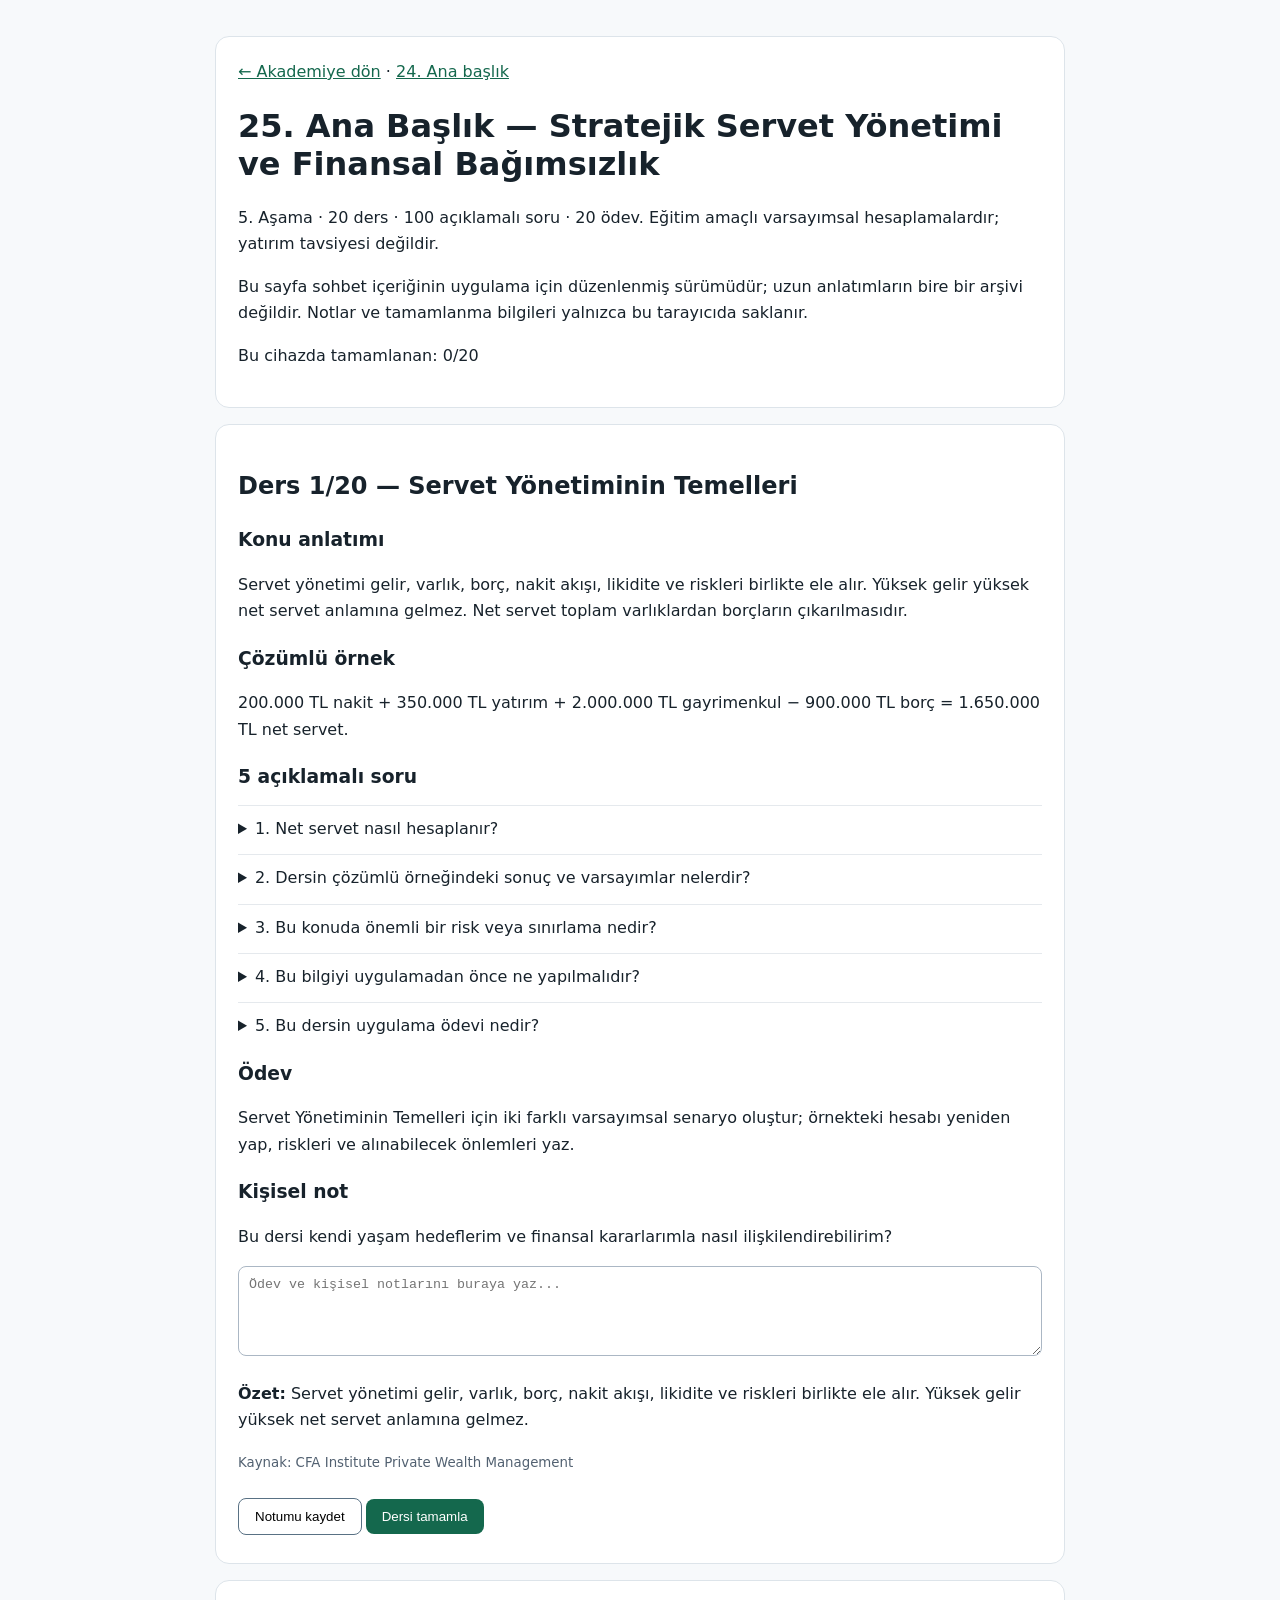
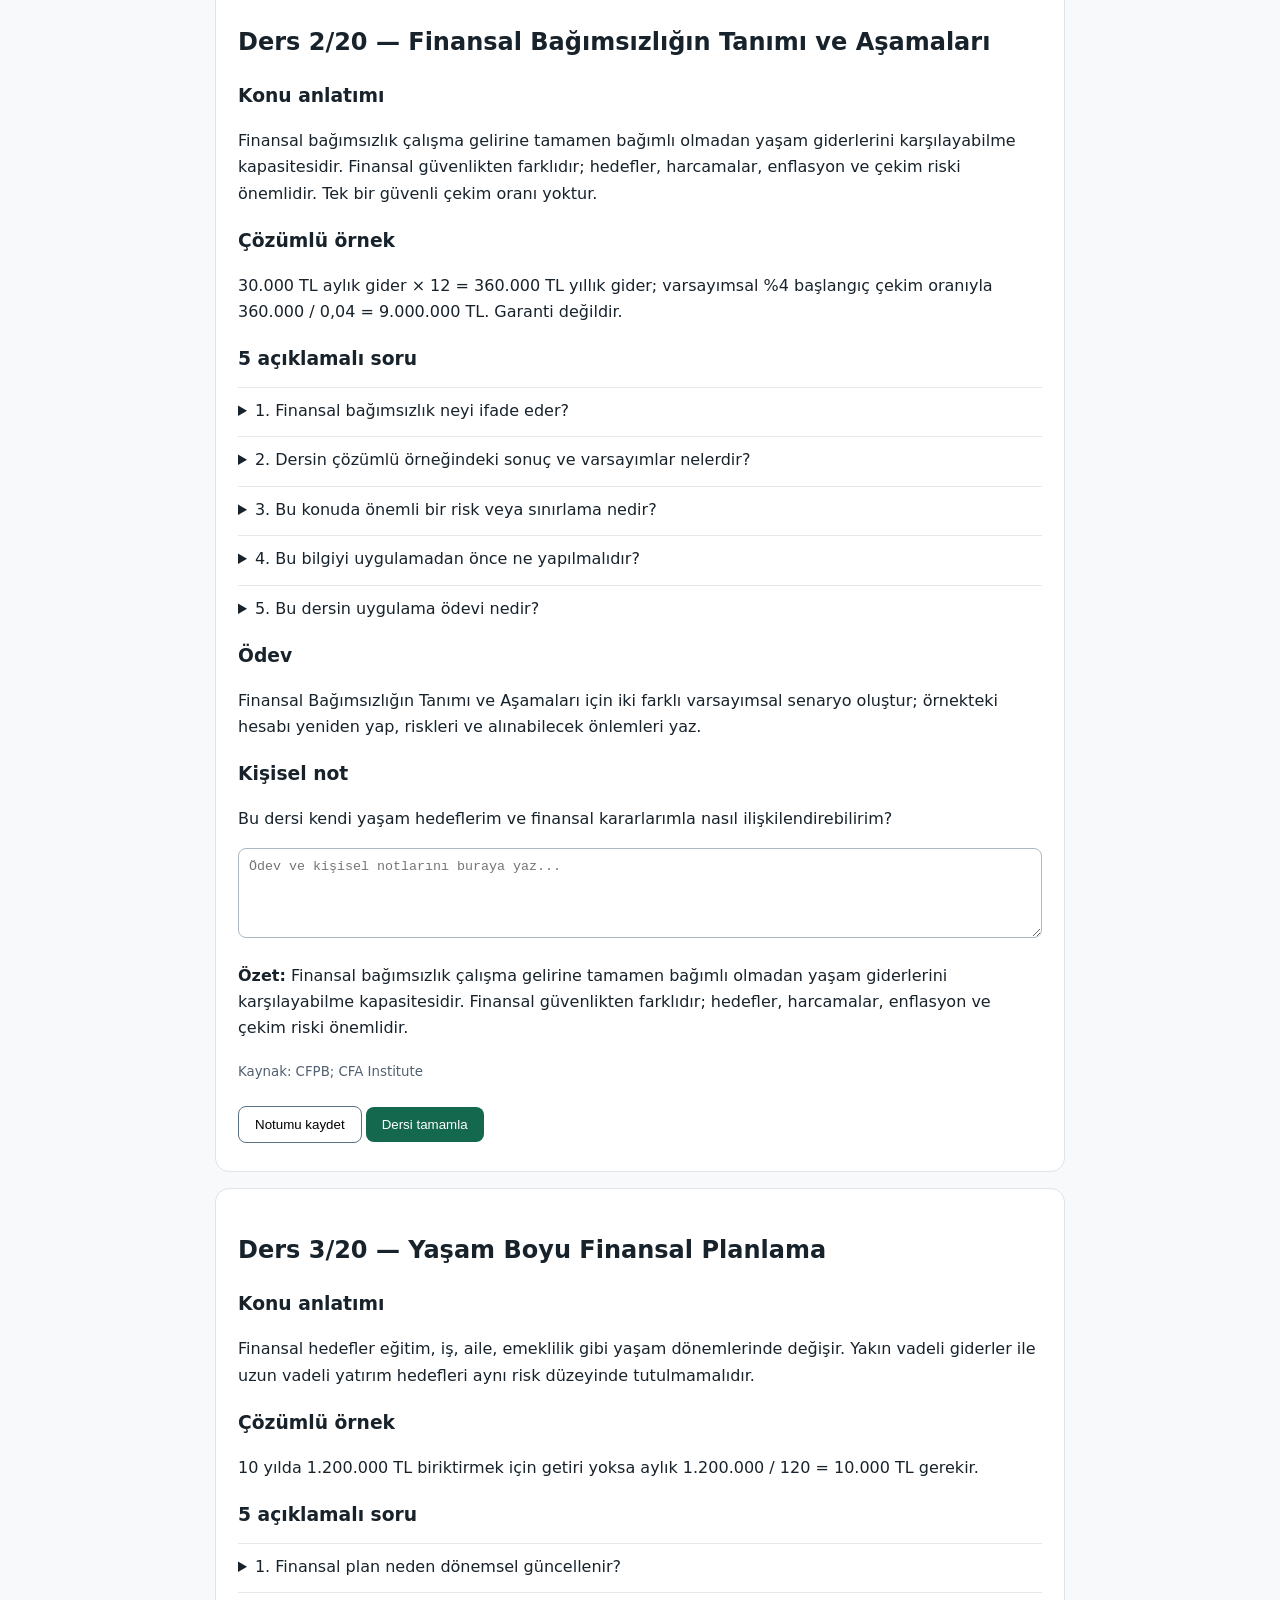
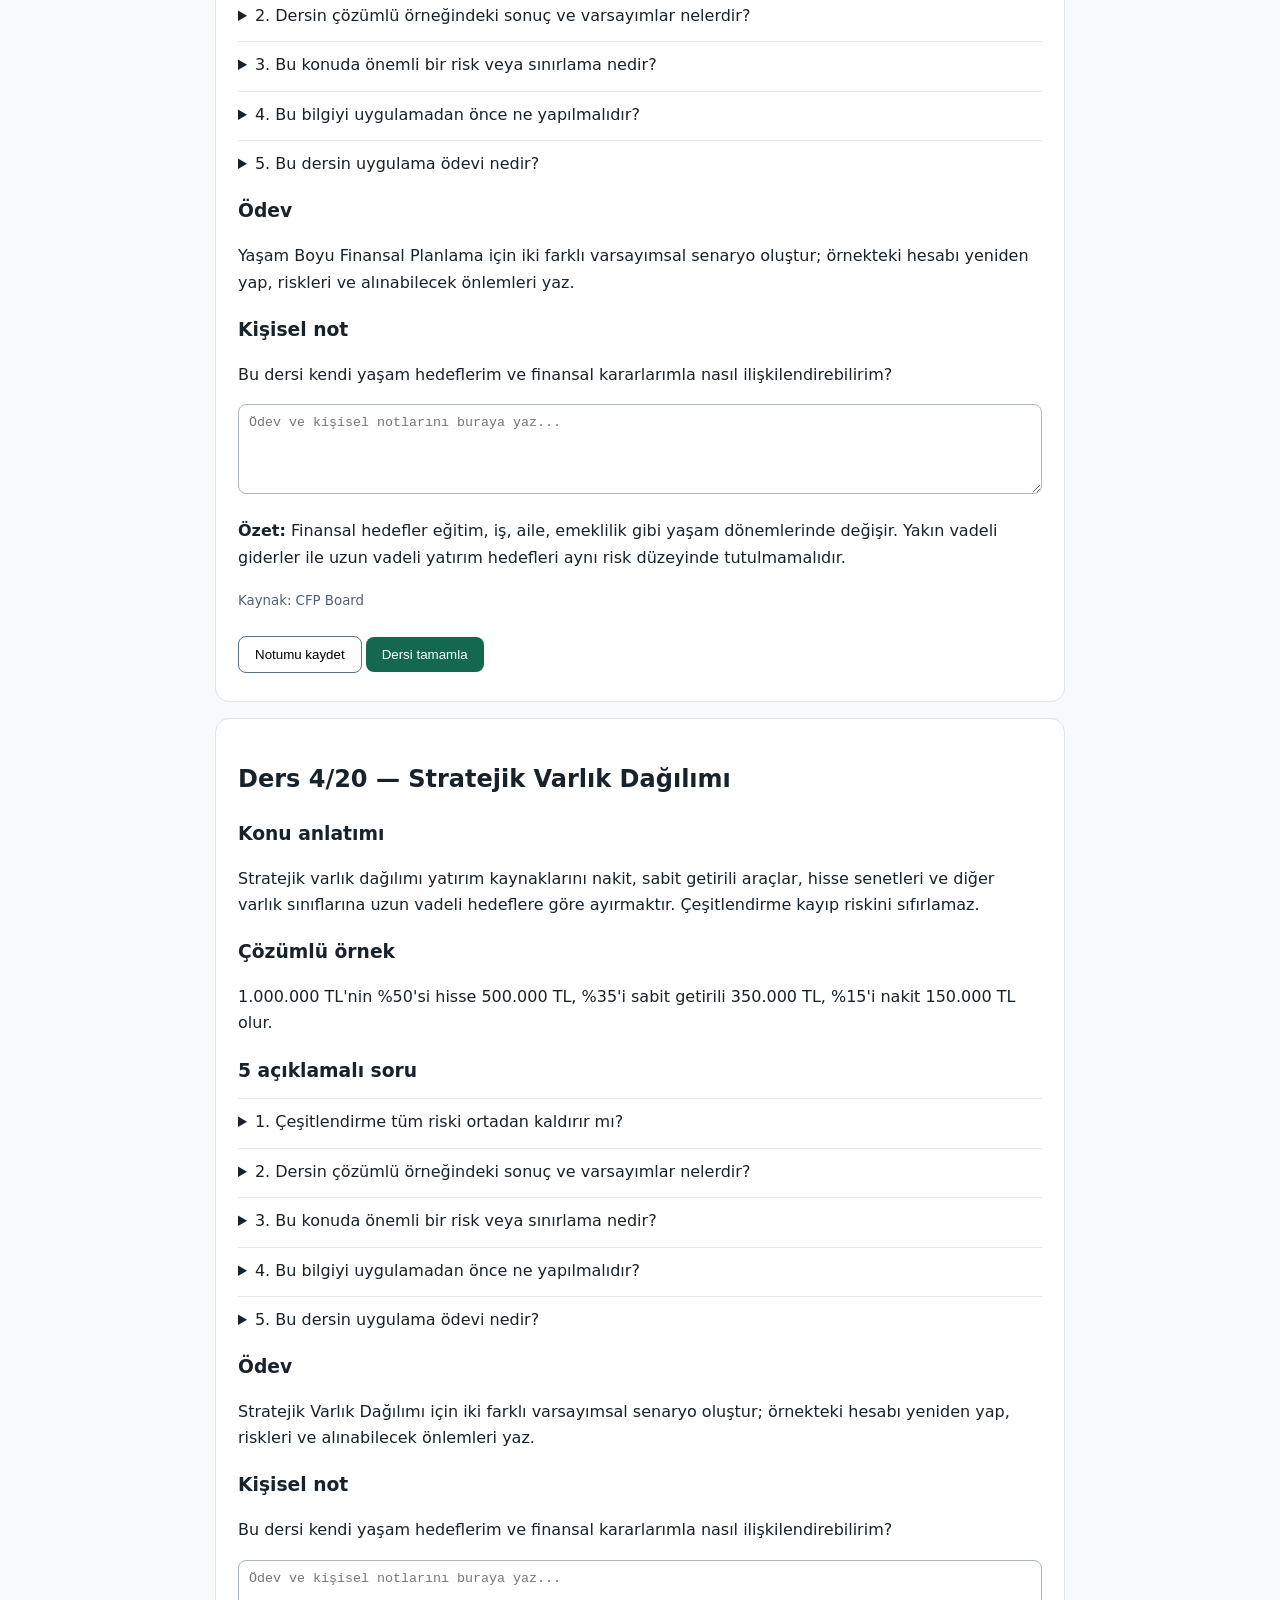
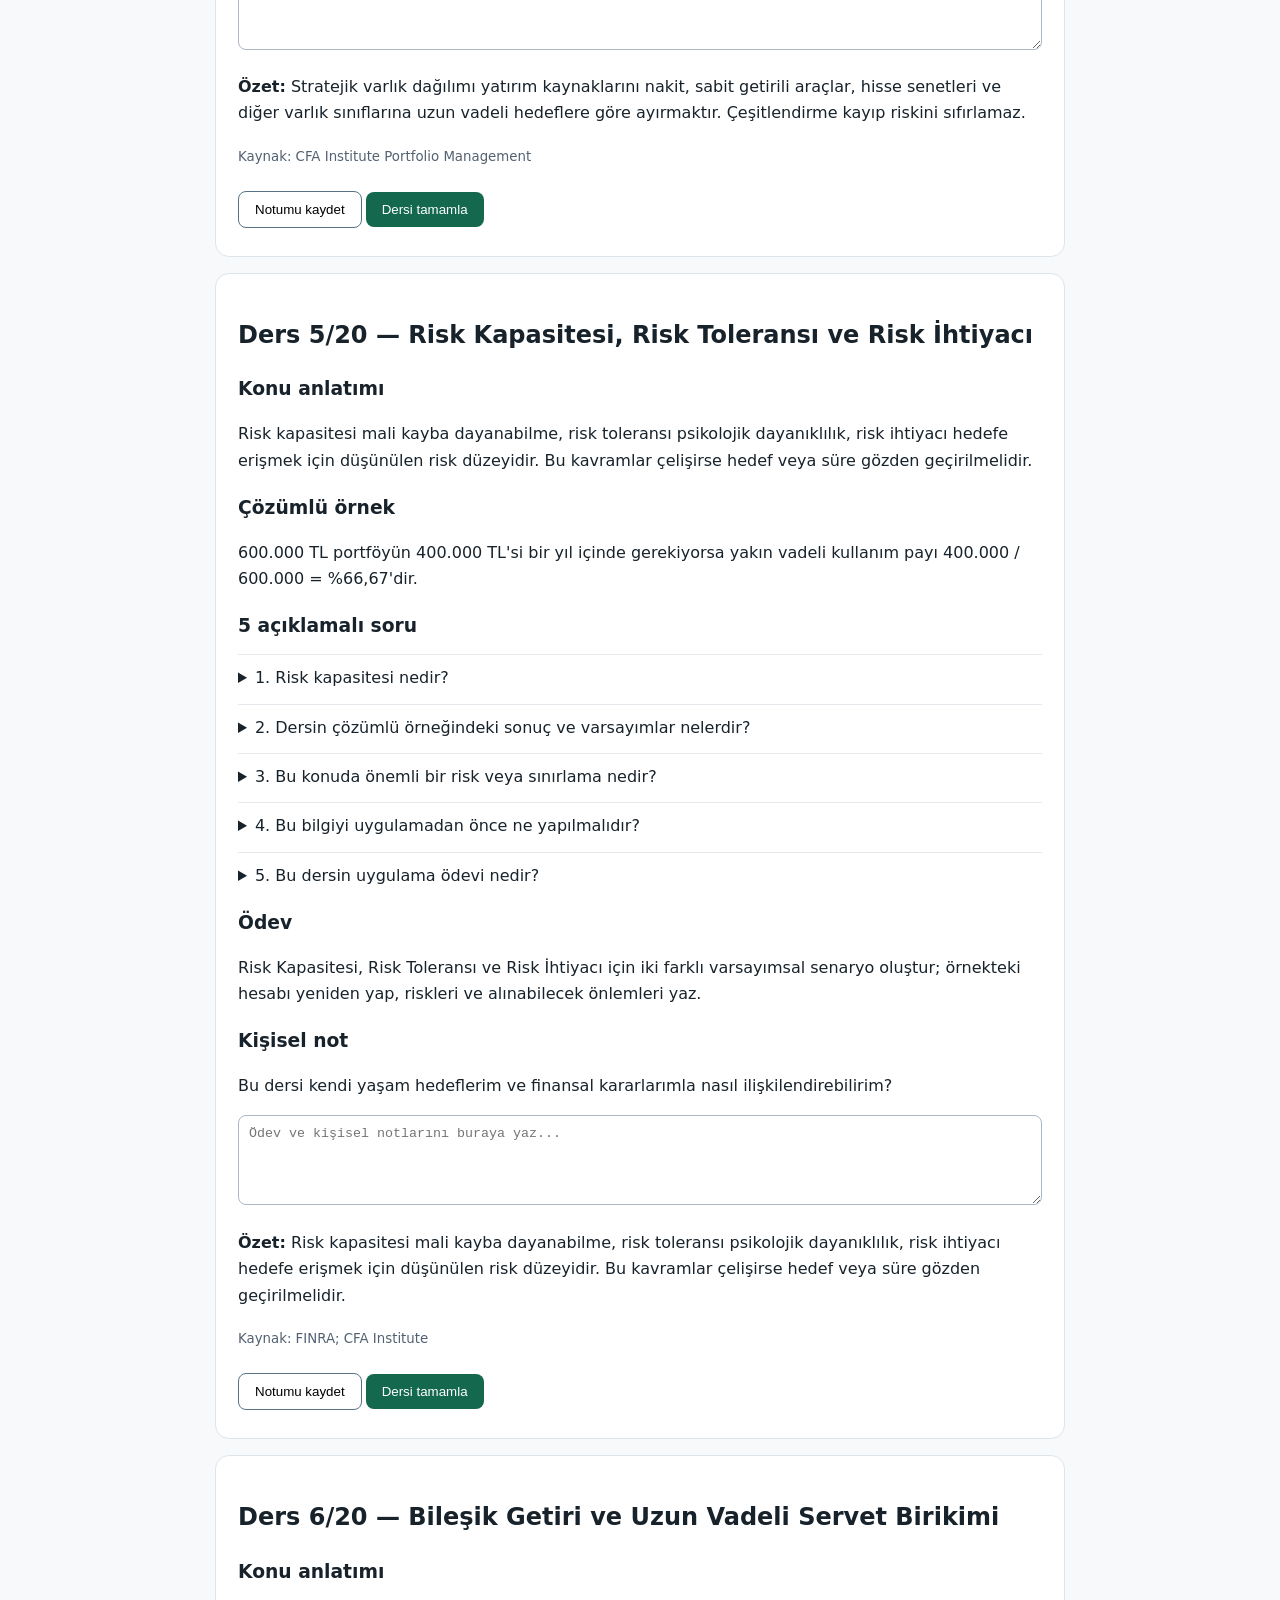
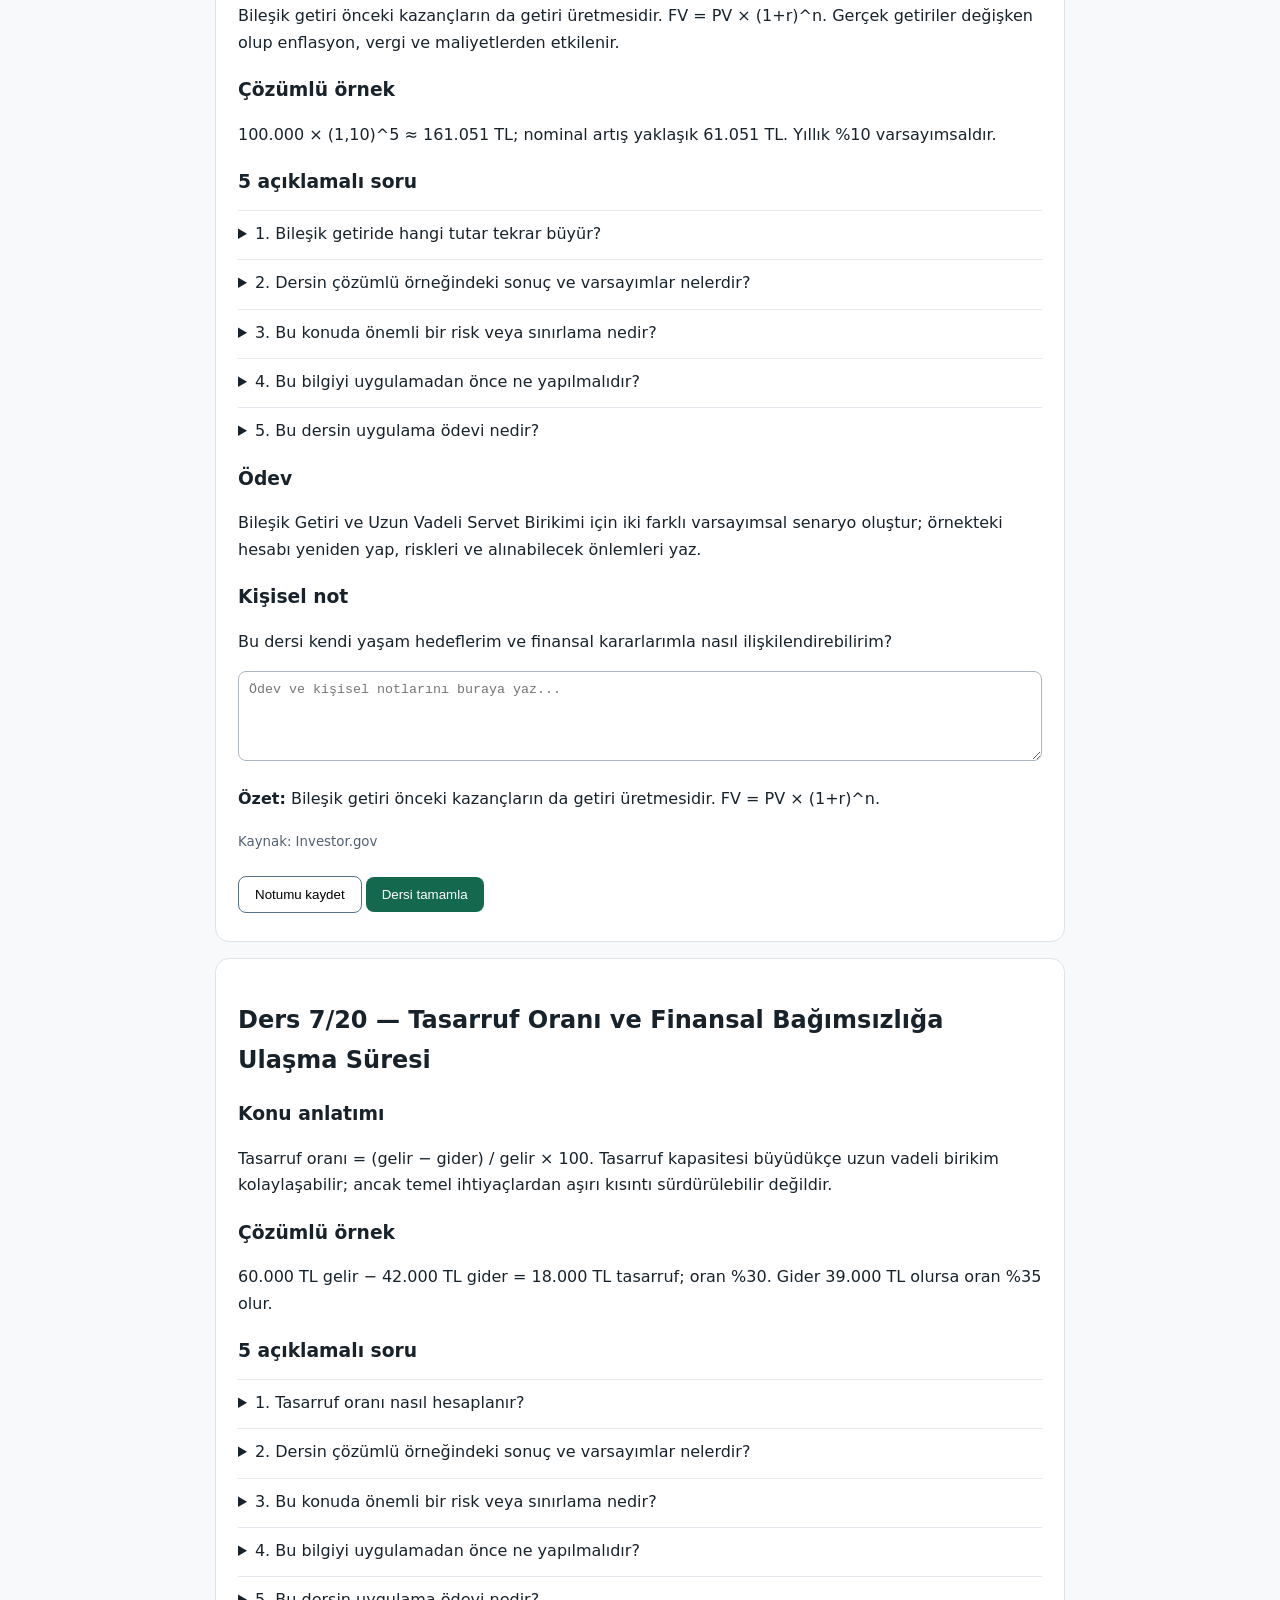
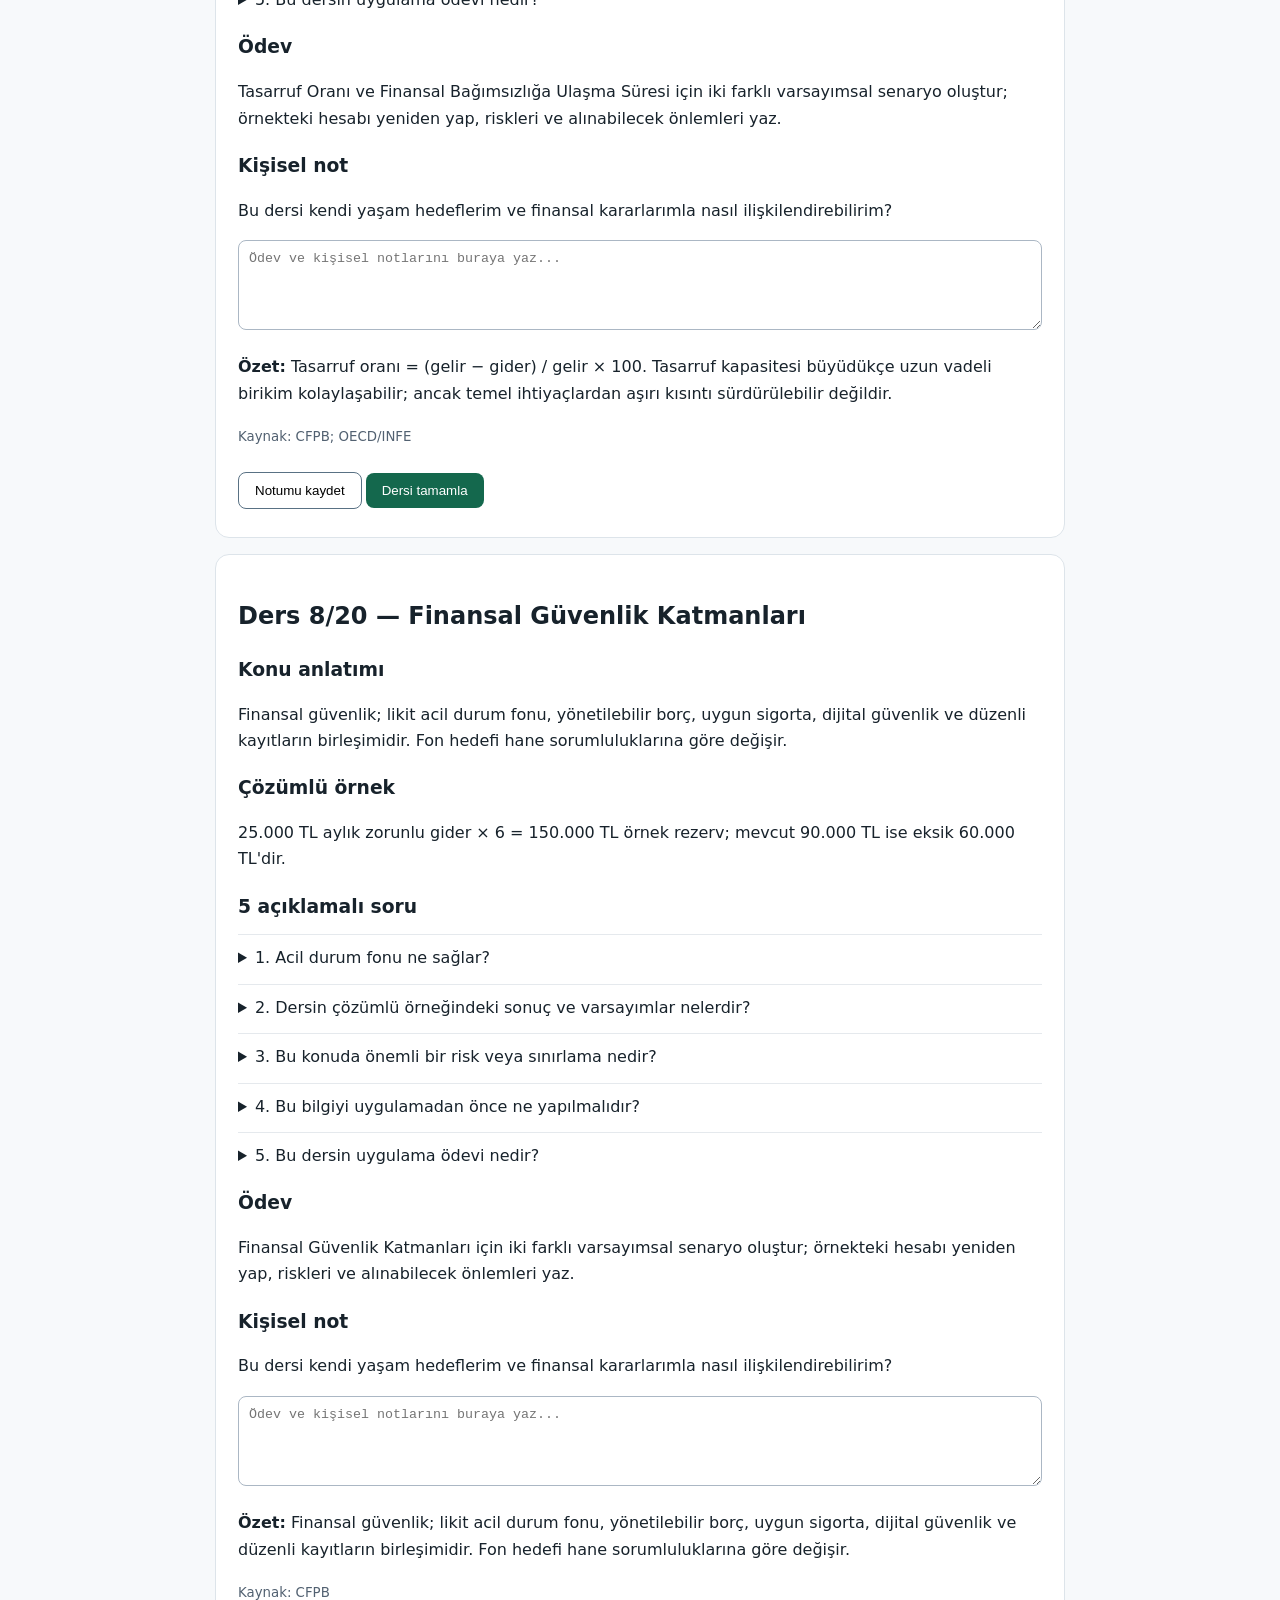
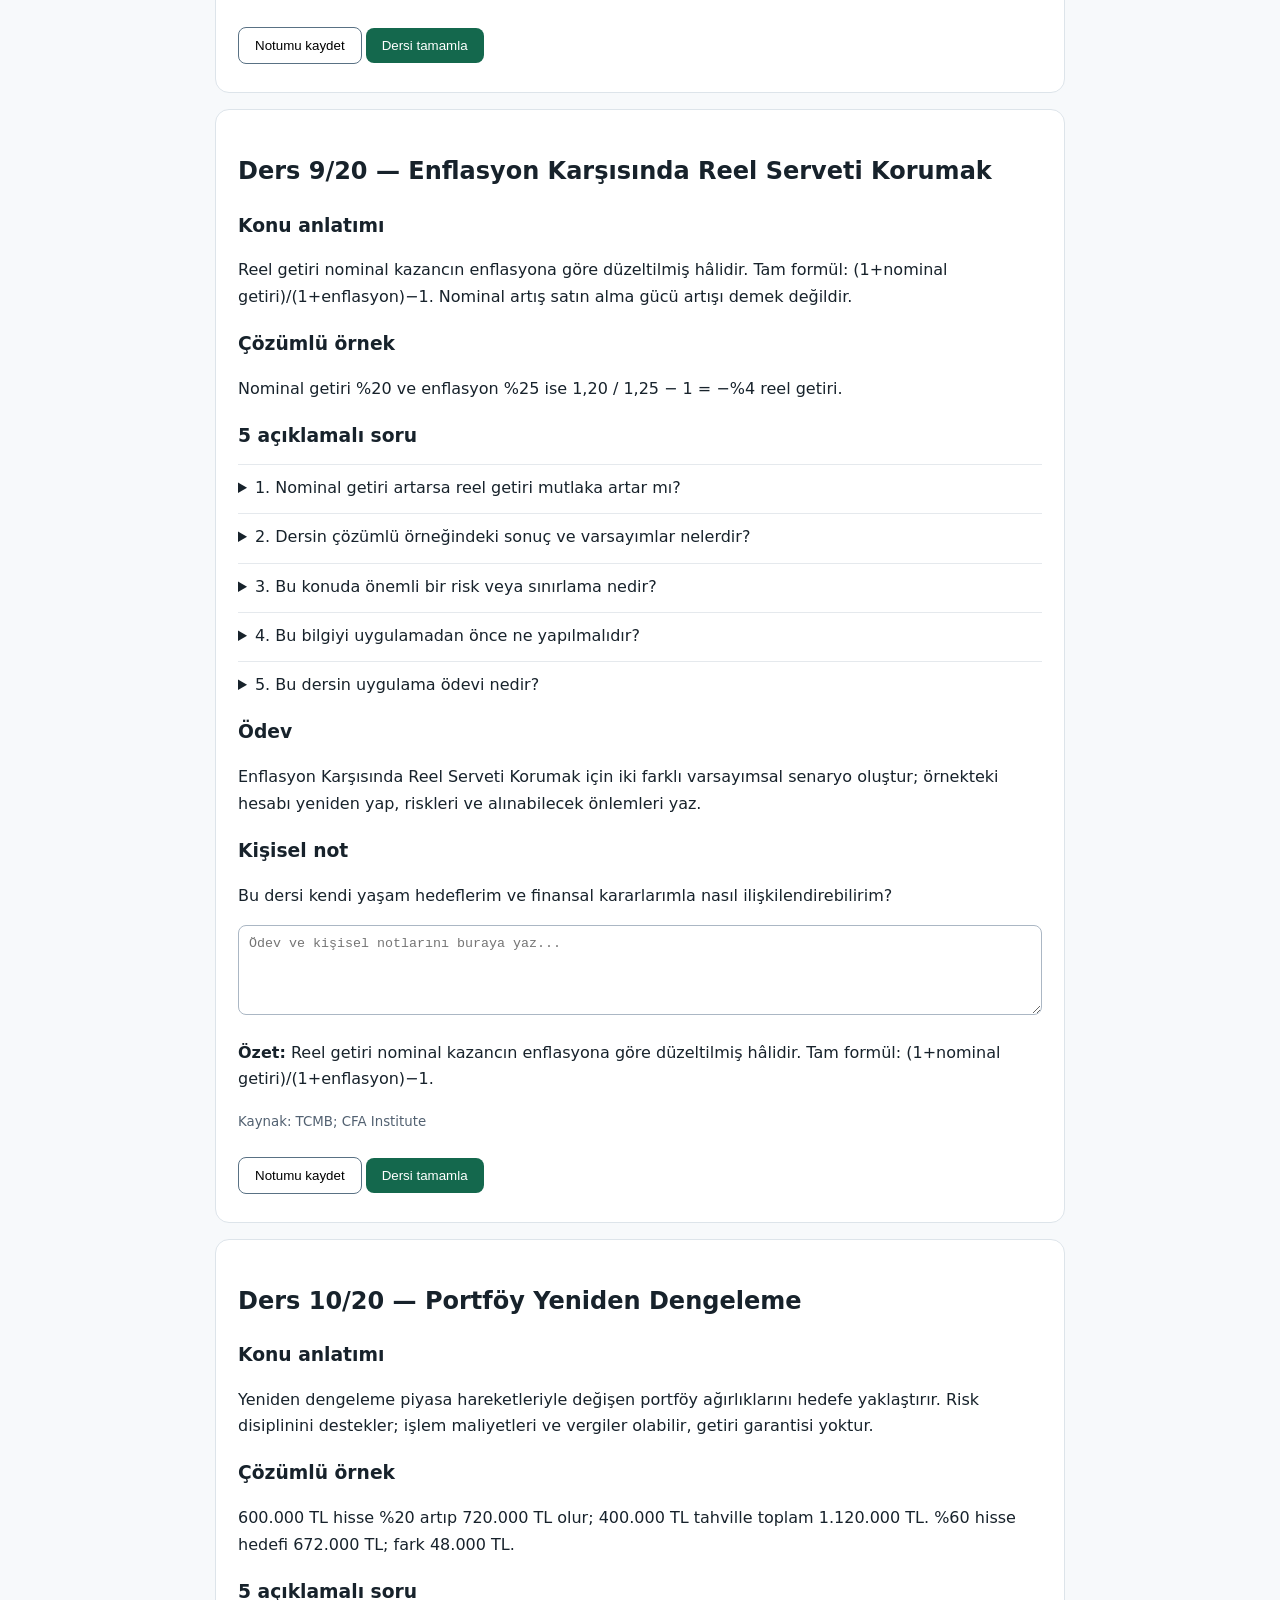
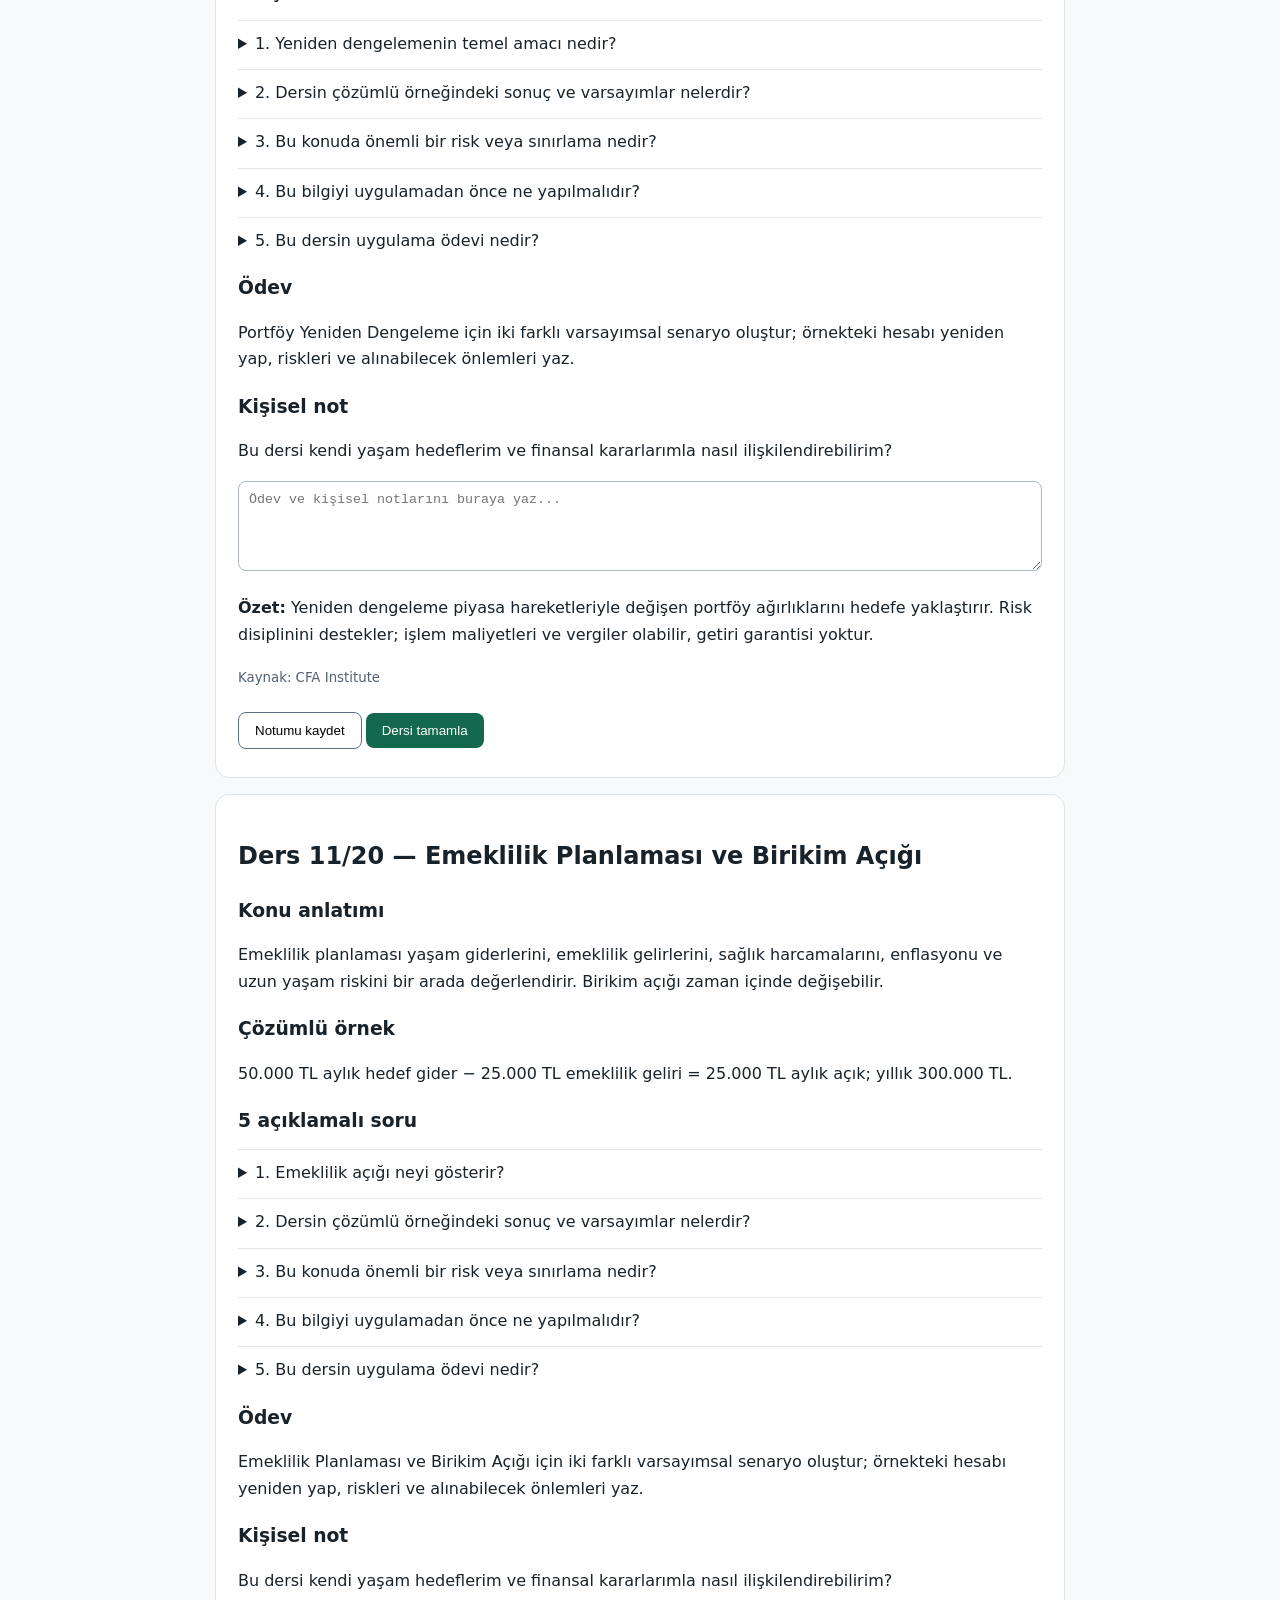
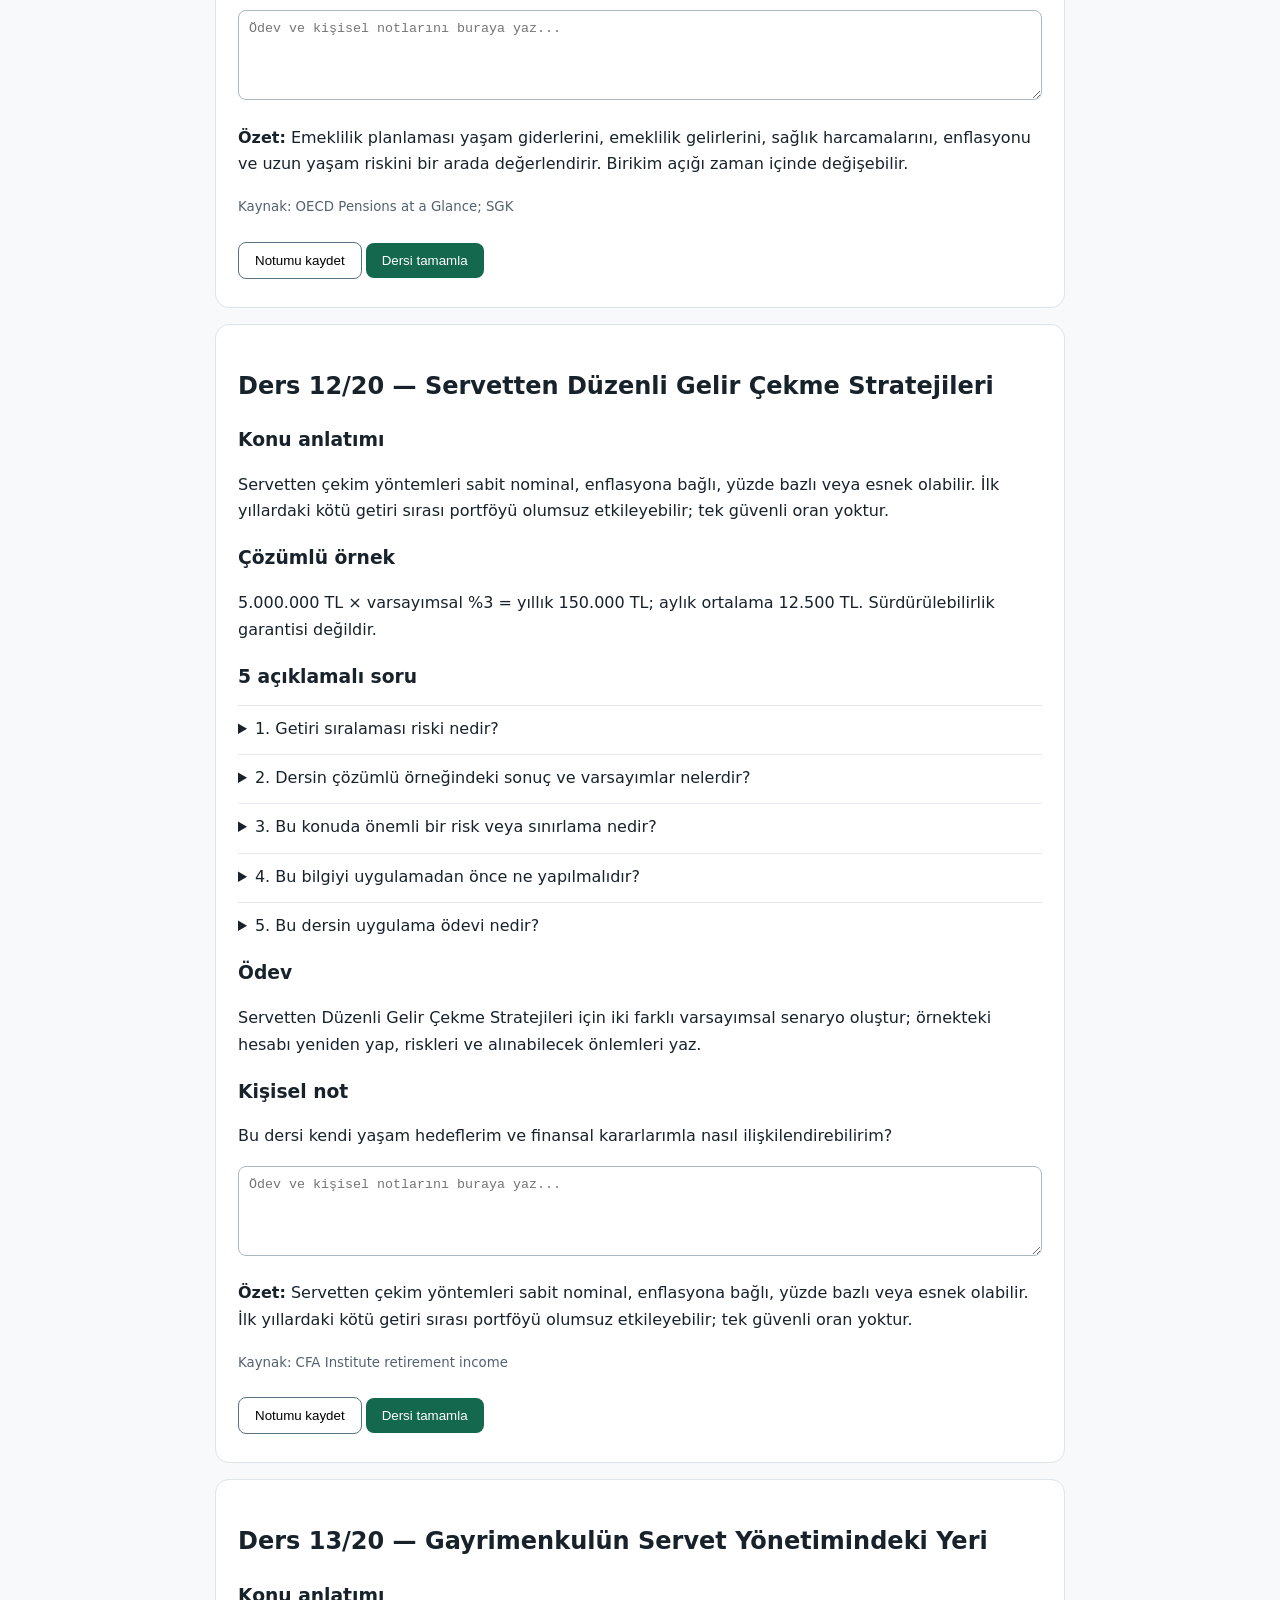
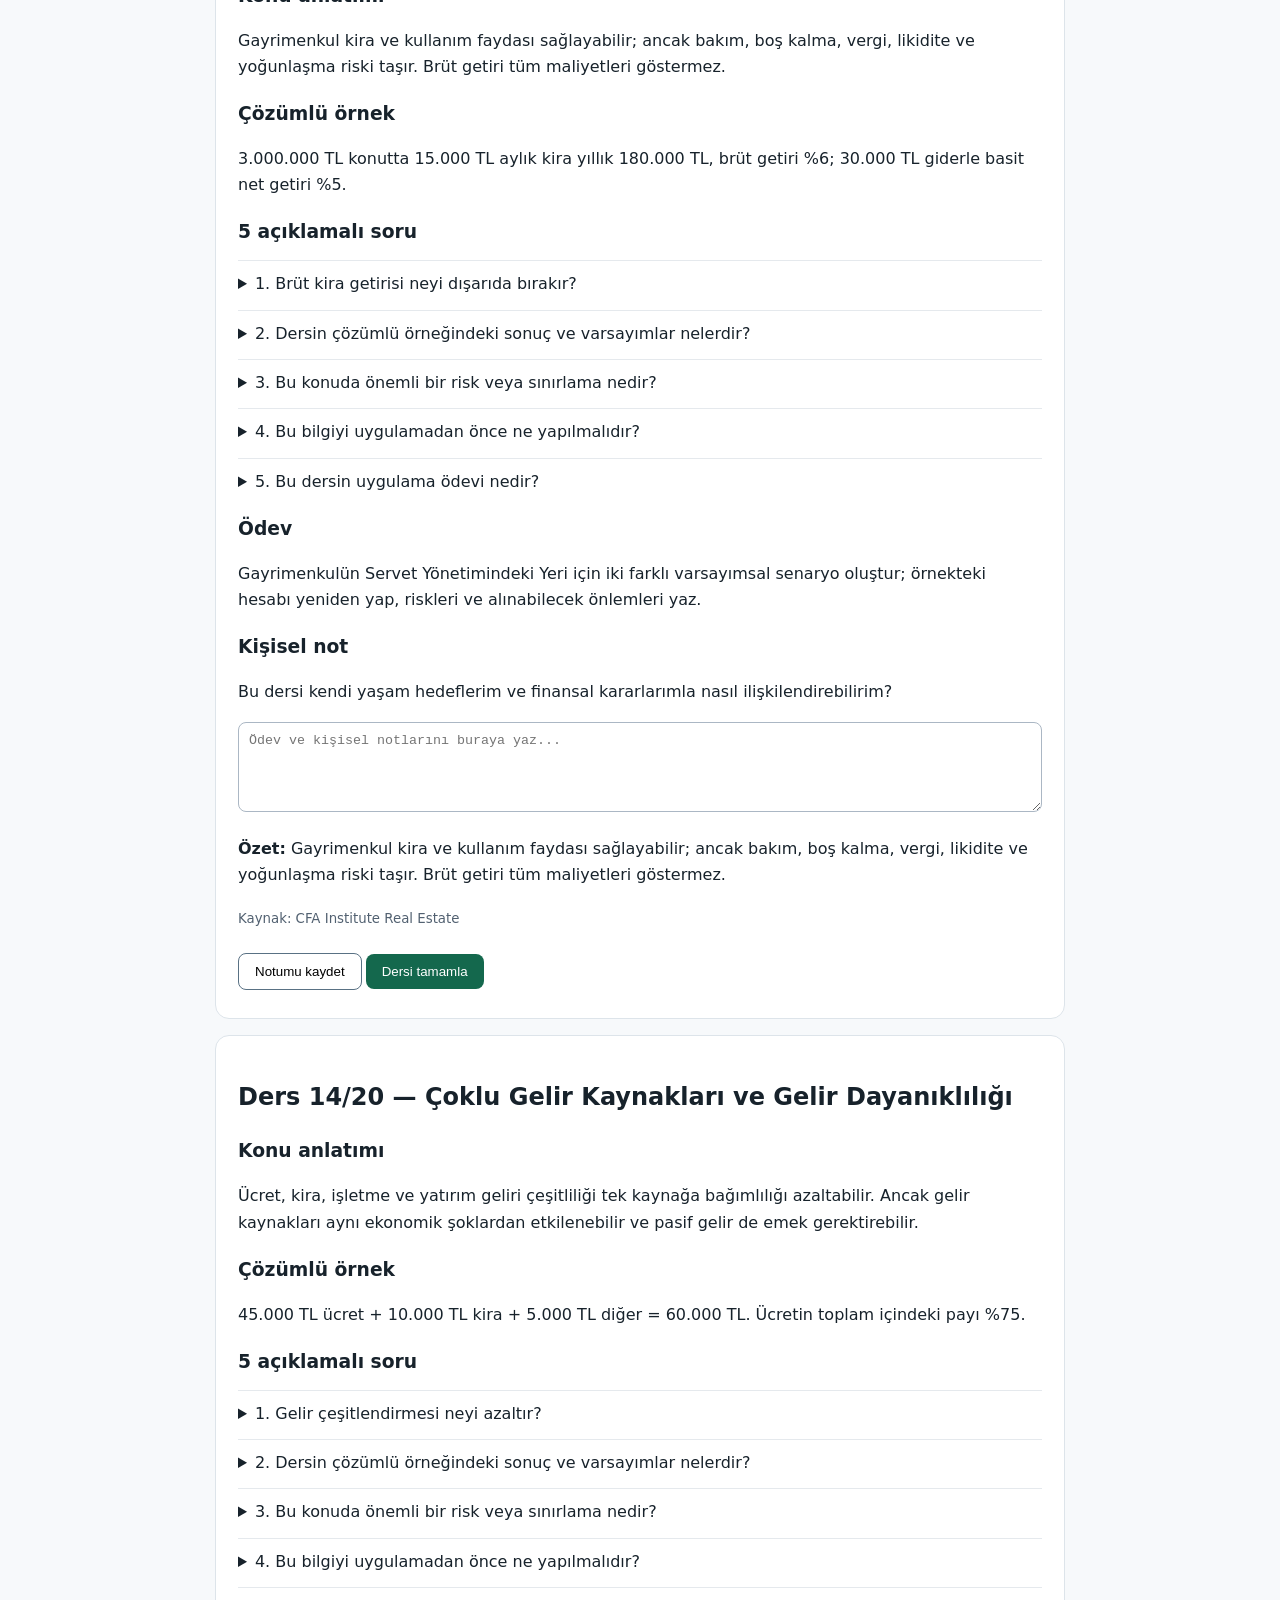
<file: finance-wealth-25.html>
<!doctype html><html lang="tr"><head><meta charset="utf-8"><meta name="viewport" content="width=device-width,initial-scale=1"><title>25. Ana Başlık | Finans Akademisi</title><style>body{font:16px/1.65 system-ui,sans-serif;max-width:850px;margin:auto;padding:20px;color:#17222b;background:#f7f9fb}article,header{background:white;padding:22px;border:1px solid #dde4ea;border-radius:14px;margin:16px 0}h1{line-height:1.2}h2{margin-bottom:8px}h3{margin-bottom:4px}textarea{box-sizing:border-box;width:100%;min-height:90px;padding:10px;border:1px solid #abb7c4;border-radius:8px}button{padding:10px 16px;border-radius:8px;border:1px solid #597184;background:white;cursor:pointer;margin:6px 4px 6px 0}button.primary{background:#14684d;color:white;border:0}details{margin:12px 0;border-top:1px solid #e5e9ed;padding-top:10px}nav a{color:#14684d}small{color:#526171}</style></head><body><header><nav><a href="./index.html">← Akademiye dön</a> · <a href="./finance-ethics-24.html">24. Ana başlık</a></nav><h1>25. Ana Başlık — Stratejik Servet Yönetimi ve Finansal Bağımsızlık</h1><p>5. Aşama · 20 ders · 100 açıklamalı soru · 20 ödev. Eğitim amaçlı varsayımsal hesaplamalardır; yatırım tavsiyesi değildir.</p><p>Bu sayfa sohbet içeriğinin uygulama için düzenlenmiş sürümüdür; uzun anlatımların bire bir arşivi değildir. Notlar ve tamamlanma bilgileri yalnızca bu tarayıcıda saklanır.</p><p id="progress"></p></header><main id="lessons"></main><script>const data=[{"id":"stage5-25-1","title":"Servet Yönetiminin Temelleri","body":"Servet yönetimi gelir, varlık, borç, nakit akışı, likidite ve riskleri birlikte ele alır. Yüksek gelir yüksek net servet anlamına gelmez. Net servet toplam varlıklardan borçların çıkarılmasıdır.","example":"200.000 TL nakit + 350.000 TL yatırım + 2.000.000 TL gayrimenkul − 900.000 TL borç = 1.650.000 TL net servet.","source":"CFA Institute Private Wealth Management","homework":"Servet Yönetiminin Temelleri için iki farklı varsayımsal senaryo oluştur; örnekteki hesabı yeniden yap, riskleri ve alınabilecek önlemleri yaz.","note":"Bu dersi kendi yaşam hedeflerim ve finansal kararlarımla nasıl ilişkilendirebilirim?","quiz":[{"q":"Net servet nasıl hesaplanır?","a":"Toplam varlıklar eksi toplam borçlar.","why":"Servet yönetimi gelir, varlık, borç, nakit akışı, likidite ve riskleri birlikte ele alır. Yüksek gelir yüksek net servet anlamına gelmez. Net servet toplam varlıklardan borçların çıkarılmasıdır."},{"q":"Dersin çözümlü örneğindeki sonuç ve varsayımlar nelerdir?","a":"200.000 TL nakit + 350.000 TL yatırım + 2.000.000 TL gayrimenkul − 900.000 TL borç = 1.650.000 TL net servet.","why":"Sayısal sonuç yalnızca belirtilen örnek koşullarında geçerlidir."},{"q":"Bu konuda önemli bir risk veya sınırlama nedir?","a":"Likidite, maliyet, enflasyon, piyasa veya kişisel koşullar sonucu değiştirebilir.","why":"Servet yönetimi gelir, varlık, borç, nakit akışı, likidite ve riskleri birlikte ele alır. Yüksek gelir yüksek net servet anlamına gelmez. Net servet toplam varlıklardan borçların çıkarılmasıdır."},{"q":"Bu bilgiyi uygulamadan önce ne yapılmalıdır?","a":"Kişisel hedefler, güncel veriler, ilgili mevzuat ve alternatif senaryolar kontrol edilmelidir.","why":"Varsayımsal eğitim örnekleri doğrudan kişisel tavsiye değildir."},{"q":"Bu dersin uygulama ödevi nedir?","a":"Servet Yönetiminin Temelleri için hesap, risk ve eylem planı oluşturmak.","why":"Aktif uygulama öğrenmeyi kalıcı hâle getirir."}]},{"id":"stage5-25-2","title":"Finansal Bağımsızlığın Tanımı ve Aşamaları","body":"Finansal bağımsızlık çalışma gelirine tamamen bağımlı olmadan yaşam giderlerini karşılayabilme kapasitesidir. Finansal güvenlikten farklıdır; hedefler, harcamalar, enflasyon ve çekim riski önemlidir. Tek bir güvenli çekim oranı yoktur.","example":"30.000 TL aylık gider × 12 = 360.000 TL yıllık gider; varsayımsal %4 başlangıç çekim oranıyla 360.000 / 0,04 = 9.000.000 TL. Garanti değildir.","source":"CFPB; CFA Institute","homework":"Finansal Bağımsızlığın Tanımı ve Aşamaları için iki farklı varsayımsal senaryo oluştur; örnekteki hesabı yeniden yap, riskleri ve alınabilecek önlemleri yaz.","note":"Bu dersi kendi yaşam hedeflerim ve finansal kararlarımla nasıl ilişkilendirebilirim?","quiz":[{"q":"Finansal bağımsızlık neyi ifade eder?","a":"Çalışma gelirine bağımlılığın önemli ölçüde azalmasını.","why":"Finansal bağımsızlık çalışma gelirine tamamen bağımlı olmadan yaşam giderlerini karşılayabilme kapasitesidir. Finansal güvenlikten farklıdır; hedefler, harcamalar, enflasyon ve çekim riski önemlidir. Tek bir güvenli çekim oranı yoktur."},{"q":"Dersin çözümlü örneğindeki sonuç ve varsayımlar nelerdir?","a":"30.000 TL aylık gider × 12 = 360.000 TL yıllık gider; varsayımsal %4 başlangıç çekim oranıyla 360.000 / 0,04 = 9.000.000 TL. Garanti değildir.","why":"Sayısal sonuç yalnızca belirtilen örnek koşullarında geçerlidir."},{"q":"Bu konuda önemli bir risk veya sınırlama nedir?","a":"Likidite, maliyet, enflasyon, piyasa veya kişisel koşullar sonucu değiştirebilir.","why":"Finansal bağımsızlık çalışma gelirine tamamen bağımlı olmadan yaşam giderlerini karşılayabilme kapasitesidir. Finansal güvenlikten farklıdır; hedefler, harcamalar, enflasyon ve çekim riski önemlidir. Tek bir güvenli çekim oranı yoktur."},{"q":"Bu bilgiyi uygulamadan önce ne yapılmalıdır?","a":"Kişisel hedefler, güncel veriler, ilgili mevzuat ve alternatif senaryolar kontrol edilmelidir.","why":"Varsayımsal eğitim örnekleri doğrudan kişisel tavsiye değildir."},{"q":"Bu dersin uygulama ödevi nedir?","a":"Finansal Bağımsızlığın Tanımı ve Aşamaları için hesap, risk ve eylem planı oluşturmak.","why":"Aktif uygulama öğrenmeyi kalıcı hâle getirir."}]},{"id":"stage5-25-3","title":"Yaşam Boyu Finansal Planlama","body":"Finansal hedefler eğitim, iş, aile, emeklilik gibi yaşam dönemlerinde değişir. Yakın vadeli giderler ile uzun vadeli yatırım hedefleri aynı risk düzeyinde tutulmamalıdır.","example":"10 yılda 1.200.000 TL biriktirmek için getiri yoksa aylık 1.200.000 / 120 = 10.000 TL gerekir.","source":"CFP Board","homework":"Yaşam Boyu Finansal Planlama için iki farklı varsayımsal senaryo oluştur; örnekteki hesabı yeniden yap, riskleri ve alınabilecek önlemleri yaz.","note":"Bu dersi kendi yaşam hedeflerim ve finansal kararlarımla nasıl ilişkilendirebilirim?","quiz":[{"q":"Finansal plan neden dönemsel güncellenir?","a":"Gelir, gider, yükümlülük ve riskler değiştiği için.","why":"Finansal hedefler eğitim, iş, aile, emeklilik gibi yaşam dönemlerinde değişir. Yakın vadeli giderler ile uzun vadeli yatırım hedefleri aynı risk düzeyinde tutulmamalıdır."},{"q":"Dersin çözümlü örneğindeki sonuç ve varsayımlar nelerdir?","a":"10 yılda 1.200.000 TL biriktirmek için getiri yoksa aylık 1.200.000 / 120 = 10.000 TL gerekir.","why":"Sayısal sonuç yalnızca belirtilen örnek koşullarında geçerlidir."},{"q":"Bu konuda önemli bir risk veya sınırlama nedir?","a":"Likidite, maliyet, enflasyon, piyasa veya kişisel koşullar sonucu değiştirebilir.","why":"Finansal hedefler eğitim, iş, aile, emeklilik gibi yaşam dönemlerinde değişir. Yakın vadeli giderler ile uzun vadeli yatırım hedefleri aynı risk düzeyinde tutulmamalıdır."},{"q":"Bu bilgiyi uygulamadan önce ne yapılmalıdır?","a":"Kişisel hedefler, güncel veriler, ilgili mevzuat ve alternatif senaryolar kontrol edilmelidir.","why":"Varsayımsal eğitim örnekleri doğrudan kişisel tavsiye değildir."},{"q":"Bu dersin uygulama ödevi nedir?","a":"Yaşam Boyu Finansal Planlama için hesap, risk ve eylem planı oluşturmak.","why":"Aktif uygulama öğrenmeyi kalıcı hâle getirir."}]},{"id":"stage5-25-4","title":"Stratejik Varlık Dağılımı","body":"Stratejik varlık dağılımı yatırım kaynaklarını nakit, sabit getirili araçlar, hisse senetleri ve diğer varlık sınıflarına uzun vadeli hedeflere göre ayırmaktır. Çeşitlendirme kayıp riskini sıfırlamaz.","example":"1.000.000 TL'nin %50'si hisse 500.000 TL, %35'i sabit getirili 350.000 TL, %15'i nakit 150.000 TL olur.","source":"CFA Institute Portfolio Management","homework":"Stratejik Varlık Dağılımı için iki farklı varsayımsal senaryo oluştur; örnekteki hesabı yeniden yap, riskleri ve alınabilecek önlemleri yaz.","note":"Bu dersi kendi yaşam hedeflerim ve finansal kararlarımla nasıl ilişkilendirebilirim?","quiz":[{"q":"Çeşitlendirme tüm riski ortadan kaldırır mı?","a":"Hayır, sistematik piyasa riski sürer.","why":"Stratejik varlık dağılımı yatırım kaynaklarını nakit, sabit getirili araçlar, hisse senetleri ve diğer varlık sınıflarına uzun vadeli hedeflere göre ayırmaktır. Çeşitlendirme kayıp riskini sıfırlamaz."},{"q":"Dersin çözümlü örneğindeki sonuç ve varsayımlar nelerdir?","a":"1.000.000 TL'nin %50'si hisse 500.000 TL, %35'i sabit getirili 350.000 TL, %15'i nakit 150.000 TL olur.","why":"Sayısal sonuç yalnızca belirtilen örnek koşullarında geçerlidir."},{"q":"Bu konuda önemli bir risk veya sınırlama nedir?","a":"Likidite, maliyet, enflasyon, piyasa veya kişisel koşullar sonucu değiştirebilir.","why":"Stratejik varlık dağılımı yatırım kaynaklarını nakit, sabit getirili araçlar, hisse senetleri ve diğer varlık sınıflarına uzun vadeli hedeflere göre ayırmaktır. Çeşitlendirme kayıp riskini sıfırlamaz."},{"q":"Bu bilgiyi uygulamadan önce ne yapılmalıdır?","a":"Kişisel hedefler, güncel veriler, ilgili mevzuat ve alternatif senaryolar kontrol edilmelidir.","why":"Varsayımsal eğitim örnekleri doğrudan kişisel tavsiye değildir."},{"q":"Bu dersin uygulama ödevi nedir?","a":"Stratejik Varlık Dağılımı için hesap, risk ve eylem planı oluşturmak.","why":"Aktif uygulama öğrenmeyi kalıcı hâle getirir."}]},{"id":"stage5-25-5","title":"Risk Kapasitesi, Risk Toleransı ve Risk İhtiyacı","body":"Risk kapasitesi mali kayba dayanabilme, risk toleransı psikolojik dayanıklılık, risk ihtiyacı hedefe erişmek için düşünülen risk düzeyidir. Bu kavramlar çelişirse hedef veya süre gözden geçirilmelidir.","example":"600.000 TL portföyün 400.000 TL'si bir yıl içinde gerekiyorsa yakın vadeli kullanım payı 400.000 / 600.000 = %66,67'dir.","source":"FINRA; CFA Institute","homework":"Risk Kapasitesi, Risk Toleransı ve Risk İhtiyacı için iki farklı varsayımsal senaryo oluştur; örnekteki hesabı yeniden yap, riskleri ve alınabilecek önlemleri yaz.","note":"Bu dersi kendi yaşam hedeflerim ve finansal kararlarımla nasıl ilişkilendirebilirim?","quiz":[{"q":"Risk kapasitesi nedir?","a":"Finansal olarak kayba dayanabilme gücü.","why":"Risk kapasitesi mali kayba dayanabilme, risk toleransı psikolojik dayanıklılık, risk ihtiyacı hedefe erişmek için düşünülen risk düzeyidir. Bu kavramlar çelişirse hedef veya süre gözden geçirilmelidir."},{"q":"Dersin çözümlü örneğindeki sonuç ve varsayımlar nelerdir?","a":"600.000 TL portföyün 400.000 TL'si bir yıl içinde gerekiyorsa yakın vadeli kullanım payı 400.000 / 600.000 = %66,67'dir.","why":"Sayısal sonuç yalnızca belirtilen örnek koşullarında geçerlidir."},{"q":"Bu konuda önemli bir risk veya sınırlama nedir?","a":"Likidite, maliyet, enflasyon, piyasa veya kişisel koşullar sonucu değiştirebilir.","why":"Risk kapasitesi mali kayba dayanabilme, risk toleransı psikolojik dayanıklılık, risk ihtiyacı hedefe erişmek için düşünülen risk düzeyidir. Bu kavramlar çelişirse hedef veya süre gözden geçirilmelidir."},{"q":"Bu bilgiyi uygulamadan önce ne yapılmalıdır?","a":"Kişisel hedefler, güncel veriler, ilgili mevzuat ve alternatif senaryolar kontrol edilmelidir.","why":"Varsayımsal eğitim örnekleri doğrudan kişisel tavsiye değildir."},{"q":"Bu dersin uygulama ödevi nedir?","a":"Risk Kapasitesi, Risk Toleransı ve Risk İhtiyacı için hesap, risk ve eylem planı oluşturmak.","why":"Aktif uygulama öğrenmeyi kalıcı hâle getirir."}]},{"id":"stage5-25-6","title":"Bileşik Getiri ve Uzun Vadeli Servet Birikimi","body":"Bileşik getiri önceki kazançların da getiri üretmesidir. FV = PV × (1+r)^n. Gerçek getiriler değişken olup enflasyon, vergi ve maliyetlerden etkilenir.","example":"100.000 × (1,10)^5 ≈ 161.051 TL; nominal artış yaklaşık 61.051 TL. Yıllık %10 varsayımsaldır.","source":"Investor.gov","homework":"Bileşik Getiri ve Uzun Vadeli Servet Birikimi için iki farklı varsayımsal senaryo oluştur; örnekteki hesabı yeniden yap, riskleri ve alınabilecek önlemleri yaz.","note":"Bu dersi kendi yaşam hedeflerim ve finansal kararlarımla nasıl ilişkilendirebilirim?","quiz":[{"q":"Bileşik getiride hangi tutar tekrar büyür?","a":"Başlangıç anaparası ve birikmiş getiriler.","why":"Bileşik getiri önceki kazançların da getiri üretmesidir. FV = PV × (1+r)^n. Gerçek getiriler değişken olup enflasyon, vergi ve maliyetlerden etkilenir."},{"q":"Dersin çözümlü örneğindeki sonuç ve varsayımlar nelerdir?","a":"100.000 × (1,10)^5 ≈ 161.051 TL; nominal artış yaklaşık 61.051 TL. Yıllık %10 varsayımsaldır.","why":"Sayısal sonuç yalnızca belirtilen örnek koşullarında geçerlidir."},{"q":"Bu konuda önemli bir risk veya sınırlama nedir?","a":"Likidite, maliyet, enflasyon, piyasa veya kişisel koşullar sonucu değiştirebilir.","why":"Bileşik getiri önceki kazançların da getiri üretmesidir. FV = PV × (1+r)^n. Gerçek getiriler değişken olup enflasyon, vergi ve maliyetlerden etkilenir."},{"q":"Bu bilgiyi uygulamadan önce ne yapılmalıdır?","a":"Kişisel hedefler, güncel veriler, ilgili mevzuat ve alternatif senaryolar kontrol edilmelidir.","why":"Varsayımsal eğitim örnekleri doğrudan kişisel tavsiye değildir."},{"q":"Bu dersin uygulama ödevi nedir?","a":"Bileşik Getiri ve Uzun Vadeli Servet Birikimi için hesap, risk ve eylem planı oluşturmak.","why":"Aktif uygulama öğrenmeyi kalıcı hâle getirir."}]},{"id":"stage5-25-7","title":"Tasarruf Oranı ve Finansal Bağımsızlığa Ulaşma Süresi","body":"Tasarruf oranı = (gelir − gider) / gelir × 100. Tasarruf kapasitesi büyüdükçe uzun vadeli birikim kolaylaşabilir; ancak temel ihtiyaçlardan aşırı kısıntı sürdürülebilir değildir.","example":"60.000 TL gelir − 42.000 TL gider = 18.000 TL tasarruf; oran %30. Gider 39.000 TL olursa oran %35 olur.","source":"CFPB; OECD/INFE","homework":"Tasarruf Oranı ve Finansal Bağımsızlığa Ulaşma Süresi için iki farklı varsayımsal senaryo oluştur; örnekteki hesabı yeniden yap, riskleri ve alınabilecek önlemleri yaz.","note":"Bu dersi kendi yaşam hedeflerim ve finansal kararlarımla nasıl ilişkilendirebilirim?","quiz":[{"q":"Tasarruf oranı nasıl hesaplanır?","a":"Tasarrufun gelire oranıyla.","why":"Tasarruf oranı = (gelir − gider) / gelir × 100. Tasarruf kapasitesi büyüdükçe uzun vadeli birikim kolaylaşabilir; ancak temel ihtiyaçlardan aşırı kısıntı sürdürülebilir değildir."},{"q":"Dersin çözümlü örneğindeki sonuç ve varsayımlar nelerdir?","a":"60.000 TL gelir − 42.000 TL gider = 18.000 TL tasarruf; oran %30. Gider 39.000 TL olursa oran %35 olur.","why":"Sayısal sonuç yalnızca belirtilen örnek koşullarında geçerlidir."},{"q":"Bu konuda önemli bir risk veya sınırlama nedir?","a":"Likidite, maliyet, enflasyon, piyasa veya kişisel koşullar sonucu değiştirebilir.","why":"Tasarruf oranı = (gelir − gider) / gelir × 100. Tasarruf kapasitesi büyüdükçe uzun vadeli birikim kolaylaşabilir; ancak temel ihtiyaçlardan aşırı kısıntı sürdürülebilir değildir."},{"q":"Bu bilgiyi uygulamadan önce ne yapılmalıdır?","a":"Kişisel hedefler, güncel veriler, ilgili mevzuat ve alternatif senaryolar kontrol edilmelidir.","why":"Varsayımsal eğitim örnekleri doğrudan kişisel tavsiye değildir."},{"q":"Bu dersin uygulama ödevi nedir?","a":"Tasarruf Oranı ve Finansal Bağımsızlığa Ulaşma Süresi için hesap, risk ve eylem planı oluşturmak.","why":"Aktif uygulama öğrenmeyi kalıcı hâle getirir."}]},{"id":"stage5-25-8","title":"Finansal Güvenlik Katmanları","body":"Finansal güvenlik; likit acil durum fonu, yönetilebilir borç, uygun sigorta, dijital güvenlik ve düzenli kayıtların birleşimidir. Fon hedefi hane sorumluluklarına göre değişir.","example":"25.000 TL aylık zorunlu gider × 6 = 150.000 TL örnek rezerv; mevcut 90.000 TL ise eksik 60.000 TL'dir.","source":"CFPB","homework":"Finansal Güvenlik Katmanları için iki farklı varsayımsal senaryo oluştur; örnekteki hesabı yeniden yap, riskleri ve alınabilecek önlemleri yaz.","note":"Bu dersi kendi yaşam hedeflerim ve finansal kararlarımla nasıl ilişkilendirebilirim?","quiz":[{"q":"Acil durum fonu ne sağlar?","a":"Beklenmedik giderler için erişilebilir kaynak.","why":"Finansal güvenlik; likit acil durum fonu, yönetilebilir borç, uygun sigorta, dijital güvenlik ve düzenli kayıtların birleşimidir. Fon hedefi hane sorumluluklarına göre değişir."},{"q":"Dersin çözümlü örneğindeki sonuç ve varsayımlar nelerdir?","a":"25.000 TL aylık zorunlu gider × 6 = 150.000 TL örnek rezerv; mevcut 90.000 TL ise eksik 60.000 TL'dir.","why":"Sayısal sonuç yalnızca belirtilen örnek koşullarında geçerlidir."},{"q":"Bu konuda önemli bir risk veya sınırlama nedir?","a":"Likidite, maliyet, enflasyon, piyasa veya kişisel koşullar sonucu değiştirebilir.","why":"Finansal güvenlik; likit acil durum fonu, yönetilebilir borç, uygun sigorta, dijital güvenlik ve düzenli kayıtların birleşimidir. Fon hedefi hane sorumluluklarına göre değişir."},{"q":"Bu bilgiyi uygulamadan önce ne yapılmalıdır?","a":"Kişisel hedefler, güncel veriler, ilgili mevzuat ve alternatif senaryolar kontrol edilmelidir.","why":"Varsayımsal eğitim örnekleri doğrudan kişisel tavsiye değildir."},{"q":"Bu dersin uygulama ödevi nedir?","a":"Finansal Güvenlik Katmanları için hesap, risk ve eylem planı oluşturmak.","why":"Aktif uygulama öğrenmeyi kalıcı hâle getirir."}]},{"id":"stage5-25-9","title":"Enflasyon Karşısında Reel Serveti Korumak","body":"Reel getiri nominal kazancın enflasyona göre düzeltilmiş hâlidir. Tam formül: (1+nominal getiri)/(1+enflasyon)−1. Nominal artış satın alma gücü artışı demek değildir.","example":"Nominal getiri %20 ve enflasyon %25 ise 1,20 / 1,25 − 1 = −%4 reel getiri.","source":"TCMB; CFA Institute","homework":"Enflasyon Karşısında Reel Serveti Korumak için iki farklı varsayımsal senaryo oluştur; örnekteki hesabı yeniden yap, riskleri ve alınabilecek önlemleri yaz.","note":"Bu dersi kendi yaşam hedeflerim ve finansal kararlarımla nasıl ilişkilendirebilirim?","quiz":[{"q":"Nominal getiri artarsa reel getiri mutlaka artar mı?","a":"Hayır, enflasyon daha yüksek olabilir.","why":"Reel getiri nominal kazancın enflasyona göre düzeltilmiş hâlidir. Tam formül: (1+nominal getiri)/(1+enflasyon)−1. Nominal artış satın alma gücü artışı demek değildir."},{"q":"Dersin çözümlü örneğindeki sonuç ve varsayımlar nelerdir?","a":"Nominal getiri %20 ve enflasyon %25 ise 1,20 / 1,25 − 1 = −%4 reel getiri.","why":"Sayısal sonuç yalnızca belirtilen örnek koşullarında geçerlidir."},{"q":"Bu konuda önemli bir risk veya sınırlama nedir?","a":"Likidite, maliyet, enflasyon, piyasa veya kişisel koşullar sonucu değiştirebilir.","why":"Reel getiri nominal kazancın enflasyona göre düzeltilmiş hâlidir. Tam formül: (1+nominal getiri)/(1+enflasyon)−1. Nominal artış satın alma gücü artışı demek değildir."},{"q":"Bu bilgiyi uygulamadan önce ne yapılmalıdır?","a":"Kişisel hedefler, güncel veriler, ilgili mevzuat ve alternatif senaryolar kontrol edilmelidir.","why":"Varsayımsal eğitim örnekleri doğrudan kişisel tavsiye değildir."},{"q":"Bu dersin uygulama ödevi nedir?","a":"Enflasyon Karşısında Reel Serveti Korumak için hesap, risk ve eylem planı oluşturmak.","why":"Aktif uygulama öğrenmeyi kalıcı hâle getirir."}]},{"id":"stage5-25-10","title":"Portföy Yeniden Dengeleme","body":"Yeniden dengeleme piyasa hareketleriyle değişen portföy ağırlıklarını hedefe yaklaştırır. Risk disiplinini destekler; işlem maliyetleri ve vergiler olabilir, getiri garantisi yoktur.","example":"600.000 TL hisse %20 artıp 720.000 TL olur; 400.000 TL tahville toplam 1.120.000 TL. %60 hisse hedefi 672.000 TL; fark 48.000 TL.","source":"CFA Institute","homework":"Portföy Yeniden Dengeleme için iki farklı varsayımsal senaryo oluştur; örnekteki hesabı yeniden yap, riskleri ve alınabilecek önlemleri yaz.","note":"Bu dersi kendi yaşam hedeflerim ve finansal kararlarımla nasıl ilişkilendirebilirim?","quiz":[{"q":"Yeniden dengelemenin temel amacı nedir?","a":"Hedeflenen risk ve varlık dağılımını korumak.","why":"Yeniden dengeleme piyasa hareketleriyle değişen portföy ağırlıklarını hedefe yaklaştırır. Risk disiplinini destekler; işlem maliyetleri ve vergiler olabilir, getiri garantisi yoktur."},{"q":"Dersin çözümlü örneğindeki sonuç ve varsayımlar nelerdir?","a":"600.000 TL hisse %20 artıp 720.000 TL olur; 400.000 TL tahville toplam 1.120.000 TL. %60 hisse hedefi 672.000 TL; fark 48.000 TL.","why":"Sayısal sonuç yalnızca belirtilen örnek koşullarında geçerlidir."},{"q":"Bu konuda önemli bir risk veya sınırlama nedir?","a":"Likidite, maliyet, enflasyon, piyasa veya kişisel koşullar sonucu değiştirebilir.","why":"Yeniden dengeleme piyasa hareketleriyle değişen portföy ağırlıklarını hedefe yaklaştırır. Risk disiplinini destekler; işlem maliyetleri ve vergiler olabilir, getiri garantisi yoktur."},{"q":"Bu bilgiyi uygulamadan önce ne yapılmalıdır?","a":"Kişisel hedefler, güncel veriler, ilgili mevzuat ve alternatif senaryolar kontrol edilmelidir.","why":"Varsayımsal eğitim örnekleri doğrudan kişisel tavsiye değildir."},{"q":"Bu dersin uygulama ödevi nedir?","a":"Portföy Yeniden Dengeleme için hesap, risk ve eylem planı oluşturmak.","why":"Aktif uygulama öğrenmeyi kalıcı hâle getirir."}]},{"id":"stage5-25-11","title":"Emeklilik Planlaması ve Birikim Açığı","body":"Emeklilik planlaması yaşam giderlerini, emeklilik gelirlerini, sağlık harcamalarını, enflasyonu ve uzun yaşam riskini bir arada değerlendirir. Birikim açığı zaman içinde değişebilir.","example":"50.000 TL aylık hedef gider − 25.000 TL emeklilik geliri = 25.000 TL aylık açık; yıllık 300.000 TL.","source":"OECD Pensions at a Glance; SGK","homework":"Emeklilik Planlaması ve Birikim Açığı için iki farklı varsayımsal senaryo oluştur; örnekteki hesabı yeniden yap, riskleri ve alınabilecek önlemleri yaz.","note":"Bu dersi kendi yaşam hedeflerim ve finansal kararlarımla nasıl ilişkilendirebilirim?","quiz":[{"q":"Emeklilik açığı neyi gösterir?","a":"Beklenen gider ile güvenilir gelir arasındaki farkı.","why":"Emeklilik planlaması yaşam giderlerini, emeklilik gelirlerini, sağlık harcamalarını, enflasyonu ve uzun yaşam riskini bir arada değerlendirir. Birikim açığı zaman içinde değişebilir."},{"q":"Dersin çözümlü örneğindeki sonuç ve varsayımlar nelerdir?","a":"50.000 TL aylık hedef gider − 25.000 TL emeklilik geliri = 25.000 TL aylık açık; yıllık 300.000 TL.","why":"Sayısal sonuç yalnızca belirtilen örnek koşullarında geçerlidir."},{"q":"Bu konuda önemli bir risk veya sınırlama nedir?","a":"Likidite, maliyet, enflasyon, piyasa veya kişisel koşullar sonucu değiştirebilir.","why":"Emeklilik planlaması yaşam giderlerini, emeklilik gelirlerini, sağlık harcamalarını, enflasyonu ve uzun yaşam riskini bir arada değerlendirir. Birikim açığı zaman içinde değişebilir."},{"q":"Bu bilgiyi uygulamadan önce ne yapılmalıdır?","a":"Kişisel hedefler, güncel veriler, ilgili mevzuat ve alternatif senaryolar kontrol edilmelidir.","why":"Varsayımsal eğitim örnekleri doğrudan kişisel tavsiye değildir."},{"q":"Bu dersin uygulama ödevi nedir?","a":"Emeklilik Planlaması ve Birikim Açığı için hesap, risk ve eylem planı oluşturmak.","why":"Aktif uygulama öğrenmeyi kalıcı hâle getirir."}]},{"id":"stage5-25-12","title":"Servetten Düzenli Gelir Çekme Stratejileri","body":"Servetten çekim yöntemleri sabit nominal, enflasyona bağlı, yüzde bazlı veya esnek olabilir. İlk yıllardaki kötü getiri sırası portföyü olumsuz etkileyebilir; tek güvenli oran yoktur.","example":"5.000.000 TL × varsayımsal %3 = yıllık 150.000 TL; aylık ortalama 12.500 TL. Sürdürülebilirlik garantisi değildir.","source":"CFA Institute retirement income","homework":"Servetten Düzenli Gelir Çekme Stratejileri için iki farklı varsayımsal senaryo oluştur; örnekteki hesabı yeniden yap, riskleri ve alınabilecek önlemleri yaz.","note":"Bu dersi kendi yaşam hedeflerim ve finansal kararlarımla nasıl ilişkilendirebilirim?","quiz":[{"q":"Getiri sıralaması riski nedir?","a":"Kayıpların zamanlamasının çekim yapan portföyü etkilemesi.","why":"Servetten çekim yöntemleri sabit nominal, enflasyona bağlı, yüzde bazlı veya esnek olabilir. İlk yıllardaki kötü getiri sırası portföyü olumsuz etkileyebilir; tek güvenli oran yoktur."},{"q":"Dersin çözümlü örneğindeki sonuç ve varsayımlar nelerdir?","a":"5.000.000 TL × varsayımsal %3 = yıllık 150.000 TL; aylık ortalama 12.500 TL. Sürdürülebilirlik garantisi değildir.","why":"Sayısal sonuç yalnızca belirtilen örnek koşullarında geçerlidir."},{"q":"Bu konuda önemli bir risk veya sınırlama nedir?","a":"Likidite, maliyet, enflasyon, piyasa veya kişisel koşullar sonucu değiştirebilir.","why":"Servetten çekim yöntemleri sabit nominal, enflasyona bağlı, yüzde bazlı veya esnek olabilir. İlk yıllardaki kötü getiri sırası portföyü olumsuz etkileyebilir; tek güvenli oran yoktur."},{"q":"Bu bilgiyi uygulamadan önce ne yapılmalıdır?","a":"Kişisel hedefler, güncel veriler, ilgili mevzuat ve alternatif senaryolar kontrol edilmelidir.","why":"Varsayımsal eğitim örnekleri doğrudan kişisel tavsiye değildir."},{"q":"Bu dersin uygulama ödevi nedir?","a":"Servetten Düzenli Gelir Çekme Stratejileri için hesap, risk ve eylem planı oluşturmak.","why":"Aktif uygulama öğrenmeyi kalıcı hâle getirir."}]},{"id":"stage5-25-13","title":"Gayrimenkulün Servet Yönetimindeki Yeri","body":"Gayrimenkul kira ve kullanım faydası sağlayabilir; ancak bakım, boş kalma, vergi, likidite ve yoğunlaşma riski taşır. Brüt getiri tüm maliyetleri göstermez.","example":"3.000.000 TL konutta 15.000 TL aylık kira yıllık 180.000 TL, brüt getiri %6; 30.000 TL giderle basit net getiri %5.","source":"CFA Institute Real Estate","homework":"Gayrimenkulün Servet Yönetimindeki Yeri için iki farklı varsayımsal senaryo oluştur; örnekteki hesabı yeniden yap, riskleri ve alınabilecek önlemleri yaz.","note":"Bu dersi kendi yaşam hedeflerim ve finansal kararlarımla nasıl ilişkilendirebilirim?","quiz":[{"q":"Brüt kira getirisi neyi dışarıda bırakır?","a":"Bakım, vergi, boş kalma gibi maliyetleri.","why":"Gayrimenkul kira ve kullanım faydası sağlayabilir; ancak bakım, boş kalma, vergi, likidite ve yoğunlaşma riski taşır. Brüt getiri tüm maliyetleri göstermez."},{"q":"Dersin çözümlü örneğindeki sonuç ve varsayımlar nelerdir?","a":"3.000.000 TL konutta 15.000 TL aylık kira yıllık 180.000 TL, brüt getiri %6; 30.000 TL giderle basit net getiri %5.","why":"Sayısal sonuç yalnızca belirtilen örnek koşullarında geçerlidir."},{"q":"Bu konuda önemli bir risk veya sınırlama nedir?","a":"Likidite, maliyet, enflasyon, piyasa veya kişisel koşullar sonucu değiştirebilir.","why":"Gayrimenkul kira ve kullanım faydası sağlayabilir; ancak bakım, boş kalma, vergi, likidite ve yoğunlaşma riski taşır. Brüt getiri tüm maliyetleri göstermez."},{"q":"Bu bilgiyi uygulamadan önce ne yapılmalıdır?","a":"Kişisel hedefler, güncel veriler, ilgili mevzuat ve alternatif senaryolar kontrol edilmelidir.","why":"Varsayımsal eğitim örnekleri doğrudan kişisel tavsiye değildir."},{"q":"Bu dersin uygulama ödevi nedir?","a":"Gayrimenkulün Servet Yönetimindeki Yeri için hesap, risk ve eylem planı oluşturmak.","why":"Aktif uygulama öğrenmeyi kalıcı hâle getirir."}]},{"id":"stage5-25-14","title":"Çoklu Gelir Kaynakları ve Gelir Dayanıklılığı","body":"Ücret, kira, işletme ve yatırım geliri çeşitliliği tek kaynağa bağımlılığı azaltabilir. Ancak gelir kaynakları aynı ekonomik şoklardan etkilenebilir ve pasif gelir de emek gerektirebilir.","example":"45.000 TL ücret + 10.000 TL kira + 5.000 TL diğer = 60.000 TL. Ücretin toplam içindeki payı %75.","source":"CFPB","homework":"Çoklu Gelir Kaynakları ve Gelir Dayanıklılığı için iki farklı varsayımsal senaryo oluştur; örnekteki hesabı yeniden yap, riskleri ve alınabilecek önlemleri yaz.","note":"Bu dersi kendi yaşam hedeflerim ve finansal kararlarımla nasıl ilişkilendirebilirim?","quiz":[{"q":"Gelir çeşitlendirmesi neyi azaltır?","a":"Tek gelir kaynağına bağımlılığı.","why":"Ücret, kira, işletme ve yatırım geliri çeşitliliği tek kaynağa bağımlılığı azaltabilir. Ancak gelir kaynakları aynı ekonomik şoklardan etkilenebilir ve pasif gelir de emek gerektirebilir."},{"q":"Dersin çözümlü örneğindeki sonuç ve varsayımlar nelerdir?","a":"45.000 TL ücret + 10.000 TL kira + 5.000 TL diğer = 60.000 TL. Ücretin toplam içindeki payı %75.","why":"Sayısal sonuç yalnızca belirtilen örnek koşullarında geçerlidir."},{"q":"Bu konuda önemli bir risk veya sınırlama nedir?","a":"Likidite, maliyet, enflasyon, piyasa veya kişisel koşullar sonucu değiştirebilir.","why":"Ücret, kira, işletme ve yatırım geliri çeşitliliği tek kaynağa bağımlılığı azaltabilir. Ancak gelir kaynakları aynı ekonomik şoklardan etkilenebilir ve pasif gelir de emek gerektirebilir."},{"q":"Bu bilgiyi uygulamadan önce ne yapılmalıdır?","a":"Kişisel hedefler, güncel veriler, ilgili mevzuat ve alternatif senaryolar kontrol edilmelidir.","why":"Varsayımsal eğitim örnekleri doğrudan kişisel tavsiye değildir."},{"q":"Bu dersin uygulama ödevi nedir?","a":"Çoklu Gelir Kaynakları ve Gelir Dayanıklılığı için hesap, risk ve eylem planı oluşturmak.","why":"Aktif uygulama öğrenmeyi kalıcı hâle getirir."}]},{"id":"stage5-25-15","title":"Vergi Verimliliği ve Net Servet Getirisi","body":"Net getiri, brüt kazançtan ilgili vergiler ve maliyetler düşüldükten sonraki sonuçtur. Vergi avantajı tek başına yatırım gerekçesi değildir. Türkiye için güncel mevzuat GİB'den kontrol edilmelidir.","example":"100.000 TL × %15 = 15.000 TL brüt kazanç; varsayımsal %20 kazanç vergisi 3.000 TL; net kazanç 12.000 TL, net getiri %12.","source":"Gelir İdaresi Başkanlığı; CFA Institute","homework":"Vergi Verimliliği ve Net Servet Getirisi için iki farklı varsayımsal senaryo oluştur; örnekteki hesabı yeniden yap, riskleri ve alınabilecek önlemleri yaz.","note":"Bu dersi kendi yaşam hedeflerim ve finansal kararlarımla nasıl ilişkilendirebilirim?","quiz":[{"q":"Vergi sonrası getiri neden önemlidir?","a":"Yatırımcıya kalan gerçek nominal kazancı gösterir.","why":"Net getiri, brüt kazançtan ilgili vergiler ve maliyetler düşüldükten sonraki sonuçtur. Vergi avantajı tek başına yatırım gerekçesi değildir. Türkiye için güncel mevzuat GİB'den kontrol edilmelidir."},{"q":"Dersin çözümlü örneğindeki sonuç ve varsayımlar nelerdir?","a":"100.000 TL × %15 = 15.000 TL brüt kazanç; varsayımsal %20 kazanç vergisi 3.000 TL; net kazanç 12.000 TL, net getiri %12.","why":"Sayısal sonuç yalnızca belirtilen örnek koşullarında geçerlidir."},{"q":"Bu konuda önemli bir risk veya sınırlama nedir?","a":"Likidite, maliyet, enflasyon, piyasa veya kişisel koşullar sonucu değiştirebilir.","why":"Net getiri, brüt kazançtan ilgili vergiler ve maliyetler düşüldükten sonraki sonuçtur. Vergi avantajı tek başına yatırım gerekçesi değildir. Türkiye için güncel mevzuat GİB'den kontrol edilmelidir."},{"q":"Bu bilgiyi uygulamadan önce ne yapılmalıdır?","a":"Kişisel hedefler, güncel veriler, ilgili mevzuat ve alternatif senaryolar kontrol edilmelidir.","why":"Varsayımsal eğitim örnekleri doğrudan kişisel tavsiye değildir."},{"q":"Bu dersin uygulama ödevi nedir?","a":"Vergi Verimliliği ve Net Servet Getirisi için hesap, risk ve eylem planı oluşturmak.","why":"Aktif uygulama öğrenmeyi kalıcı hâle getirir."}]},{"id":"stage5-25-16","title":"Aile Serveti, Miras ve Kuşaklar Arası Planlama","body":"Kuşaklar arası servet planlaması mülkiyet kayıtları, borçlar, hak sahipleri, sigorta, dijital varlıklar ve miras hukukunu içerir. Türkiye'de paylaşım kişisel ve hukuki koşullara bağlıdır.","example":"4.000.000 TL varlık − 1.000.000 TL borç = 3.000.000 TL net servet; bu tutar miras paylaşımını tek başına belirlemez.","source":"Türk Medeni Kanunu; GİB","homework":"Aile Serveti, Miras ve Kuşaklar Arası Planlama için iki farklı varsayımsal senaryo oluştur; örnekteki hesabı yeniden yap, riskleri ve alınabilecek önlemleri yaz.","note":"Bu dersi kendi yaşam hedeflerim ve finansal kararlarımla nasıl ilişkilendirebilirim?","quiz":[{"q":"Net servet miras paylarını belirler mi?","a":"Hayır, ilgili hukuk kuralları ve aile durumu gerekir.","why":"Kuşaklar arası servet planlaması mülkiyet kayıtları, borçlar, hak sahipleri, sigorta, dijital varlıklar ve miras hukukunu içerir. Türkiye'de paylaşım kişisel ve hukuki koşullara bağlıdır."},{"q":"Dersin çözümlü örneğindeki sonuç ve varsayımlar nelerdir?","a":"4.000.000 TL varlık − 1.000.000 TL borç = 3.000.000 TL net servet; bu tutar miras paylaşımını tek başına belirlemez.","why":"Sayısal sonuç yalnızca belirtilen örnek koşullarında geçerlidir."},{"q":"Bu konuda önemli bir risk veya sınırlama nedir?","a":"Likidite, maliyet, enflasyon, piyasa veya kişisel koşullar sonucu değiştirebilir.","why":"Kuşaklar arası servet planlaması mülkiyet kayıtları, borçlar, hak sahipleri, sigorta, dijital varlıklar ve miras hukukunu içerir. Türkiye'de paylaşım kişisel ve hukuki koşullara bağlıdır."},{"q":"Bu bilgiyi uygulamadan önce ne yapılmalıdır?","a":"Kişisel hedefler, güncel veriler, ilgili mevzuat ve alternatif senaryolar kontrol edilmelidir.","why":"Varsayımsal eğitim örnekleri doğrudan kişisel tavsiye değildir."},{"q":"Bu dersin uygulama ödevi nedir?","a":"Aile Serveti, Miras ve Kuşaklar Arası Planlama için hesap, risk ve eylem planı oluşturmak.","why":"Aktif uygulama öğrenmeyi kalıcı hâle getirir."}]},{"id":"stage5-25-17","title":"Servet Yönetiminde Finansal Danışman Seçimi","body":"Finansal danışman seçerken yetki, deneyim, ücret, hizmet kapsamı, saklama yapısı ve çıkar çatışmaları incelenmelidir. Garantili yüksek getiri iddiaları sorgulanmalıdır.","example":"2.000.000 TL portföyde yıllık %1 ücret 20.000 TL; 12.000 TL sabit ücretle fark 8.000 TL. Hizmet kapsamı da karşılaştırılmalıdır.","source":"SPK; CFA Institute Ethics","homework":"Servet Yönetiminde Finansal Danışman Seçimi için iki farklı varsayımsal senaryo oluştur; örnekteki hesabı yeniden yap, riskleri ve alınabilecek önlemleri yaz.","note":"Bu dersi kendi yaşam hedeflerim ve finansal kararlarımla nasıl ilişkilendirebilirim?","quiz":[{"q":"Danışman seçiminde yalnızca düşük ücret yeterli midir?","a":"Hayır, yetki, hizmet ve çıkar çatışmaları da önemlidir.","why":"Finansal danışman seçerken yetki, deneyim, ücret, hizmet kapsamı, saklama yapısı ve çıkar çatışmaları incelenmelidir. Garantili yüksek getiri iddiaları sorgulanmalıdır."},{"q":"Dersin çözümlü örneğindeki sonuç ve varsayımlar nelerdir?","a":"2.000.000 TL portföyde yıllık %1 ücret 20.000 TL; 12.000 TL sabit ücretle fark 8.000 TL. Hizmet kapsamı da karşılaştırılmalıdır.","why":"Sayısal sonuç yalnızca belirtilen örnek koşullarında geçerlidir."},{"q":"Bu konuda önemli bir risk veya sınırlama nedir?","a":"Likidite, maliyet, enflasyon, piyasa veya kişisel koşullar sonucu değiştirebilir.","why":"Finansal danışman seçerken yetki, deneyim, ücret, hizmet kapsamı, saklama yapısı ve çıkar çatışmaları incelenmelidir. Garantili yüksek getiri iddiaları sorgulanmalıdır."},{"q":"Bu bilgiyi uygulamadan önce ne yapılmalıdır?","a":"Kişisel hedefler, güncel veriler, ilgili mevzuat ve alternatif senaryolar kontrol edilmelidir.","why":"Varsayımsal eğitim örnekleri doğrudan kişisel tavsiye değildir."},{"q":"Bu dersin uygulama ödevi nedir?","a":"Servet Yönetiminde Finansal Danışman Seçimi için hesap, risk ve eylem planı oluşturmak.","why":"Aktif uygulama öğrenmeyi kalıcı hâle getirir."}]},{"id":"stage5-25-18","title":"Finansal Bağımsızlıkta Psikoloji ve Yaşam Tasarımı","body":"Yaşam tarzı enflasyonu gelir artışıyla harcamaların yükselmesidir. Sosyal karşılaştırma, sabırsızlık ve kayıp korkusu uzun vadeli planı bozabilir. Finansal bağımsızlık yaşam kalitesiyle uyumlu olmalıdır.","example":"50.000 TL gelir ve 40.000 TL giderde 10.000 TL tasarruf vardır. Gelir 60.000 TL, gider 43.000 TL olursa tasarruf 17.000 TL'ye çıkar.","source":"CFPB; davranışsal finans","homework":"Finansal Bağımsızlıkta Psikoloji ve Yaşam Tasarımı için iki farklı varsayımsal senaryo oluştur; örnekteki hesabı yeniden yap, riskleri ve alınabilecek önlemleri yaz.","note":"Bu dersi kendi yaşam hedeflerim ve finansal kararlarımla nasıl ilişkilendirebilirim?","quiz":[{"q":"Yaşam tarzı enflasyonu nedir?","a":"Gelir artışıyla harcamaların da artması.","why":"Yaşam tarzı enflasyonu gelir artışıyla harcamaların yükselmesidir. Sosyal karşılaştırma, sabırsızlık ve kayıp korkusu uzun vadeli planı bozabilir. Finansal bağımsızlık yaşam kalitesiyle uyumlu olmalıdır."},{"q":"Dersin çözümlü örneğindeki sonuç ve varsayımlar nelerdir?","a":"50.000 TL gelir ve 40.000 TL giderde 10.000 TL tasarruf vardır. Gelir 60.000 TL, gider 43.000 TL olursa tasarruf 17.000 TL'ye çıkar.","why":"Sayısal sonuç yalnızca belirtilen örnek koşullarında geçerlidir."},{"q":"Bu konuda önemli bir risk veya sınırlama nedir?","a":"Likidite, maliyet, enflasyon, piyasa veya kişisel koşullar sonucu değiştirebilir.","why":"Yaşam tarzı enflasyonu gelir artışıyla harcamaların yükselmesidir. Sosyal karşılaştırma, sabırsızlık ve kayıp korkusu uzun vadeli planı bozabilir. Finansal bağımsızlık yaşam kalitesiyle uyumlu olmalıdır."},{"q":"Bu bilgiyi uygulamadan önce ne yapılmalıdır?","a":"Kişisel hedefler, güncel veriler, ilgili mevzuat ve alternatif senaryolar kontrol edilmelidir.","why":"Varsayımsal eğitim örnekleri doğrudan kişisel tavsiye değildir."},{"q":"Bu dersin uygulama ödevi nedir?","a":"Finansal Bağımsızlıkta Psikoloji ve Yaşam Tasarımı için hesap, risk ve eylem planı oluşturmak.","why":"Aktif uygulama öğrenmeyi kalıcı hâle getirir."}]},{"id":"stage5-25-19","title":"Kişisel Servet Politikası ve Yıllık Finansal Kontrol","body":"Yazılı kişisel servet politikası hedef, likidite, risk, portföy dağılımı, borç sınırı ve kontrol sıklığını tanımlar. Net servet artışı, yatırım getirisiyle aynı kavram değildir.","example":"1.200.000 TL net servetin 1.500.000 TL'ye yükselmesi 300.000 TL ve %25 artıştır; tasarruf ve borç ödemeleri de etkili olabilir.","source":"CFA Institute IPS","homework":"Kişisel Servet Politikası ve Yıllık Finansal Kontrol için iki farklı varsayımsal senaryo oluştur; örnekteki hesabı yeniden yap, riskleri ve alınabilecek önlemleri yaz.","note":"Bu dersi kendi yaşam hedeflerim ve finansal kararlarımla nasıl ilişkilendirebilirim?","quiz":[{"q":"Net servet artışı portföy getirisi midir?","a":"Hayır, yeni tasarruf ve borç değişimleri de etkilidir.","why":"Yazılı kişisel servet politikası hedef, likidite, risk, portföy dağılımı, borç sınırı ve kontrol sıklığını tanımlar. Net servet artışı, yatırım getirisiyle aynı kavram değildir."},{"q":"Dersin çözümlü örneğindeki sonuç ve varsayımlar nelerdir?","a":"1.200.000 TL net servetin 1.500.000 TL'ye yükselmesi 300.000 TL ve %25 artıştır; tasarruf ve borç ödemeleri de etkili olabilir.","why":"Sayısal sonuç yalnızca belirtilen örnek koşullarında geçerlidir."},{"q":"Bu konuda önemli bir risk veya sınırlama nedir?","a":"Likidite, maliyet, enflasyon, piyasa veya kişisel koşullar sonucu değiştirebilir.","why":"Yazılı kişisel servet politikası hedef, likidite, risk, portföy dağılımı, borç sınırı ve kontrol sıklığını tanımlar. Net servet artışı, yatırım getirisiyle aynı kavram değildir."},{"q":"Bu bilgiyi uygulamadan önce ne yapılmalıdır?","a":"Kişisel hedefler, güncel veriler, ilgili mevzuat ve alternatif senaryolar kontrol edilmelidir.","why":"Varsayımsal eğitim örnekleri doğrudan kişisel tavsiye değildir."},{"q":"Bu dersin uygulama ödevi nedir?","a":"Kişisel Servet Politikası ve Yıllık Finansal Kontrol için hesap, risk ve eylem planı oluşturmak.","why":"Aktif uygulama öğrenmeyi kalıcı hâle getirir."}]},{"id":"stage5-25-20","title":"Büyük Bitirme Projesi: Kişisel Finansal Bağımsızlık Yol Haritası","body":"Bütünleşik finansal bağımsızlık planı nakit akışı, net servet, borç, acil rezerv, yatırım stratejisi, emeklilik, vergi, sigorta ve yaşam hedeflerini birlikte yönetir. Çekim oranları yalnızca senaryodur.","example":"70.000 TL gelir − (35.000 zorunlu + 10.000 isteğe bağlı + 5.000 borç) = 20.000 TL tasarruf (%28,57). 500.000 TL varlık − 150.000 TL borç = 350.000 TL net servet.","source":"CFA Institute; CFPB; OECD","homework":"20 adımlı kişisel finansal bağımsızlık yol haritası hazırla: gelir, gider, borç, net servet, tasarruf oranı, acil rezerv, sigorta, risk, portföy, emeklilik, vergi, kontrol ve yaşam hedeflerini birleştir.","note":"Bu dersi kendi yaşam hedeflerim ve finansal kararlarımla nasıl ilişkilendirebilirim?","quiz":[{"q":"Finansal bağımsızlık hedefi neden tek hesapla belirlenemez?","a":"Enflasyon, risk, vergi, yaşam süresi ve harcamalar değişebilir.","why":"Bütünleşik finansal bağımsızlık planı nakit akışı, net servet, borç, acil rezerv, yatırım stratejisi, emeklilik, vergi, sigorta ve yaşam hedeflerini birlikte yönetir. Çekim oranları yalnızca senaryodur."},{"q":"Dersin çözümlü örneğindeki sonuç ve varsayımlar nelerdir?","a":"70.000 TL gelir − (35.000 zorunlu + 10.000 isteğe bağlı + 5.000 borç) = 20.000 TL tasarruf (%28,57). 500.000 TL varlık − 150.000 TL borç = 350.000 TL net servet.","why":"Sayısal sonuç yalnızca belirtilen örnek koşullarında geçerlidir."},{"q":"Bu konuda önemli bir risk veya sınırlama nedir?","a":"Likidite, maliyet, enflasyon, piyasa veya kişisel koşullar sonucu değiştirebilir.","why":"Bütünleşik finansal bağımsızlık planı nakit akışı, net servet, borç, acil rezerv, yatırım stratejisi, emeklilik, vergi, sigorta ve yaşam hedeflerini birlikte yönetir. Çekim oranları yalnızca senaryodur."},{"q":"Bu bilgiyi uygulamadan önce ne yapılmalıdır?","a":"Kişisel hedefler, güncel veriler, ilgili mevzuat ve alternatif senaryolar kontrol edilmelidir.","why":"Varsayımsal eğitim örnekleri doğrudan kişisel tavsiye değildir."},{"q":"Bu dersin uygulama ödevi nedir?","a":"Büyük Bitirme Projesi: Kişisel Finansal Bağımsızlık Yol Haritası için hesap, risk ve eylem planı oluşturmak.","why":"Aktif uygulama öğrenmeyi kalıcı hâle getirir."}]}];const key=id=>'fin25-'+id;const esc=s=>String(s).replace(/[&<>"']/g,c=>({'&':'&amp;','<':'&lt;','>':'&gt;','"':'&quot;',"'":'&#39;'}[c]));const root=document.getElementById('lessons');function render(){root.innerHTML=data.map((l,i)=>{let state=JSON.parse(localStorage.getItem(key(l.id))||'{}');return '<article id="'+l.id+'"><h2>Ders '+(i+1)+'/20 — '+esc(l.title)+'</h2><h3>Konu anlatımı</h3><p>'+esc(l.body)+'</p><h3>Çözümlü örnek</h3><p>'+esc(l.example)+'</p><h3>5 açıklamalı soru</h3>'+l.quiz.map((q,j)=>'<details><summary>'+(j+1)+'. '+esc(q.q)+'</summary><p><strong>Cevap:</strong> '+esc(q.a)+'</p><p><strong>Açıklama:</strong> '+esc(q.why)+'</p></details>').join('')+'<h3>Ödev</h3><p>'+esc(l.homework)+'</p><h3>Kişisel not</h3><p>'+esc(l.note)+'</p><textarea aria-label="Kişisel not ve ödev" id="note-'+l.id+'" placeholder="Ödev ve kişisel notlarını buraya yaz...">'+esc(state.note||'')+'</textarea><p><strong>Özet:</strong> '+esc(l.body.split('.').slice(0,2).join('.')+'.')+'</p><p><small>Kaynak: '+esc(l.source)+'</small></p><button onclick="save(\''+l.id+'\')">Notumu kaydet</button><button class="primary" onclick="complete(\''+l.id+'\')">'+(state.done?'✓ Tamamlandı':'Dersi tamamla')+'</button></article>'}).join('');progress()}function save(id){let old=JSON.parse(localStorage.getItem(key(id))||'{}');old.note=document.getElementById('note-'+id).value;localStorage.setItem(key(id),JSON.stringify(old));alert('Bu cihazda kaydedildi.')}function complete(id){save(id);let old=JSON.parse(localStorage.getItem(key(id))||'{}');old.done=true;localStorage.setItem(key(id),JSON.stringify(old));render()}function progress(){let n=data.filter(l=>JSON.parse(localStorage.getItem(key(l.id))||'{}').done).length;document.getElementById('progress').textContent='Bu cihazda tamamlanan: '+n+'/20'}render();</script></body></html>
</file>
